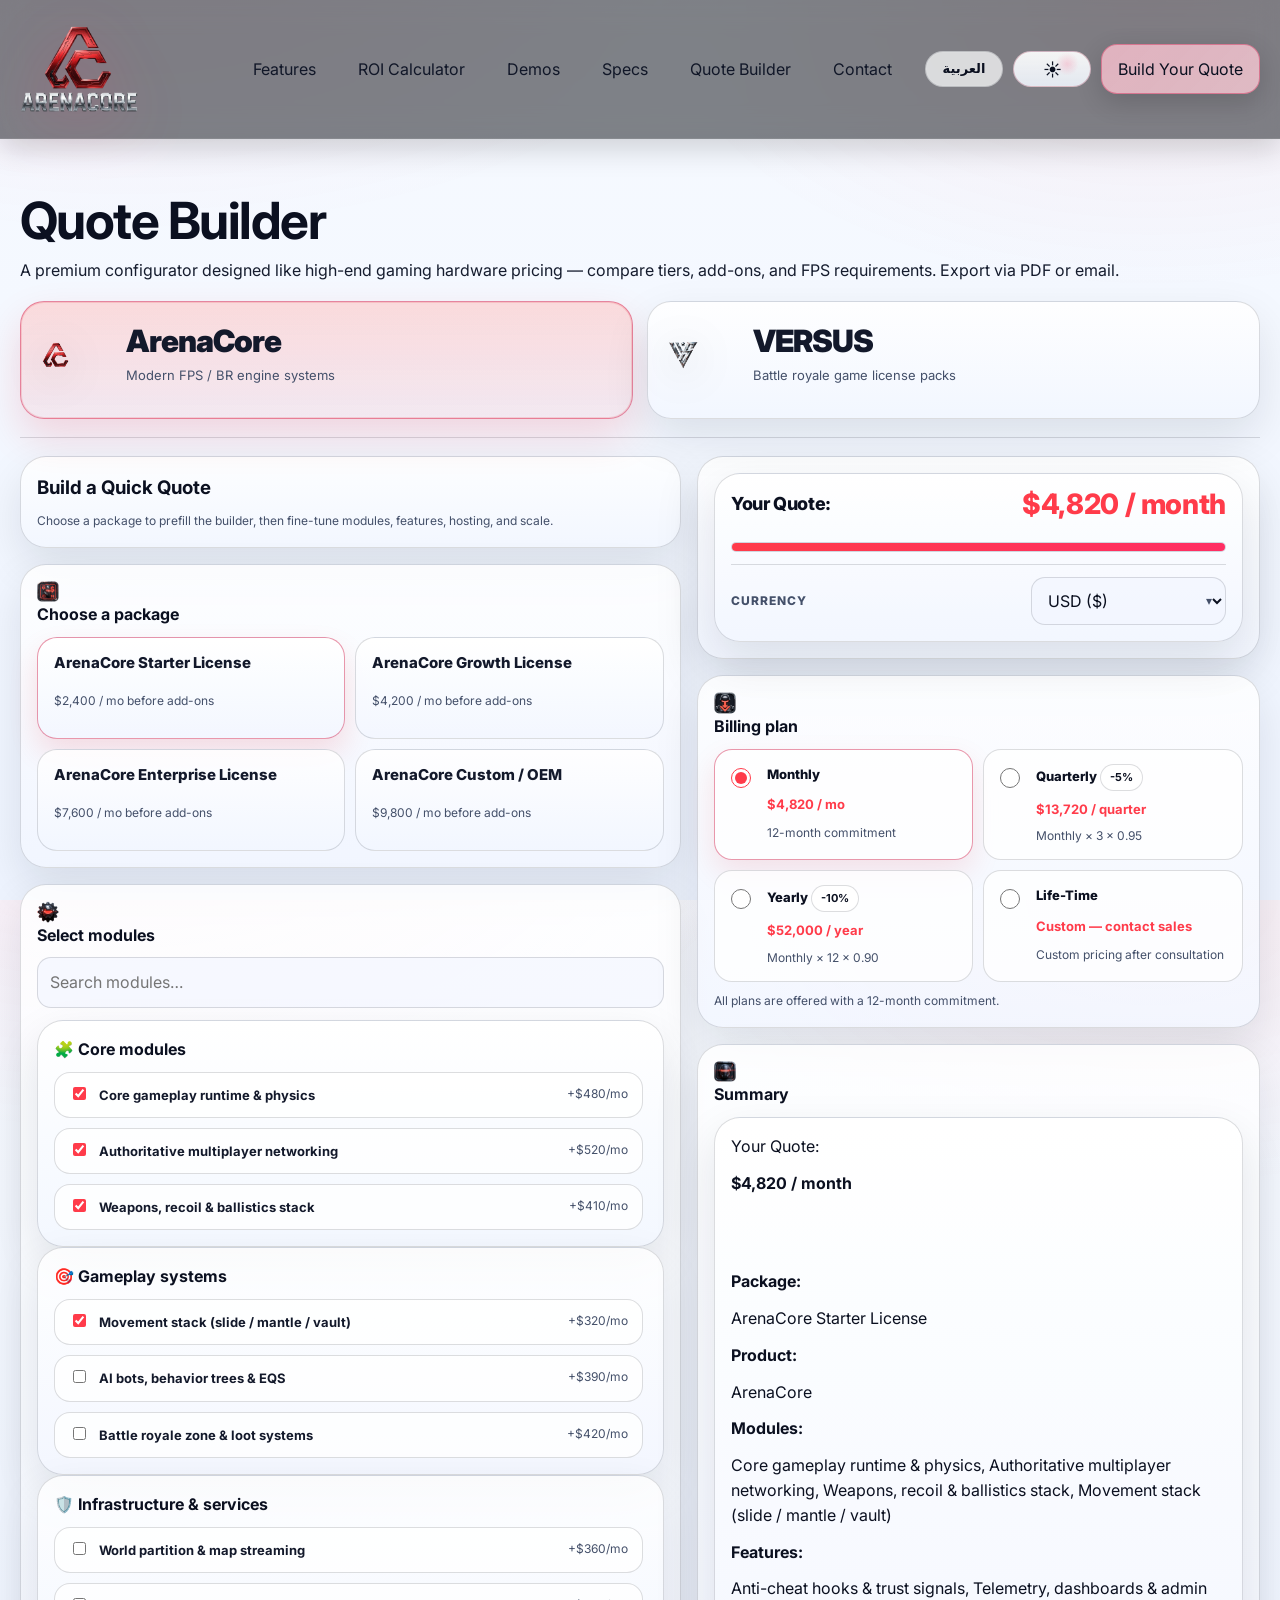
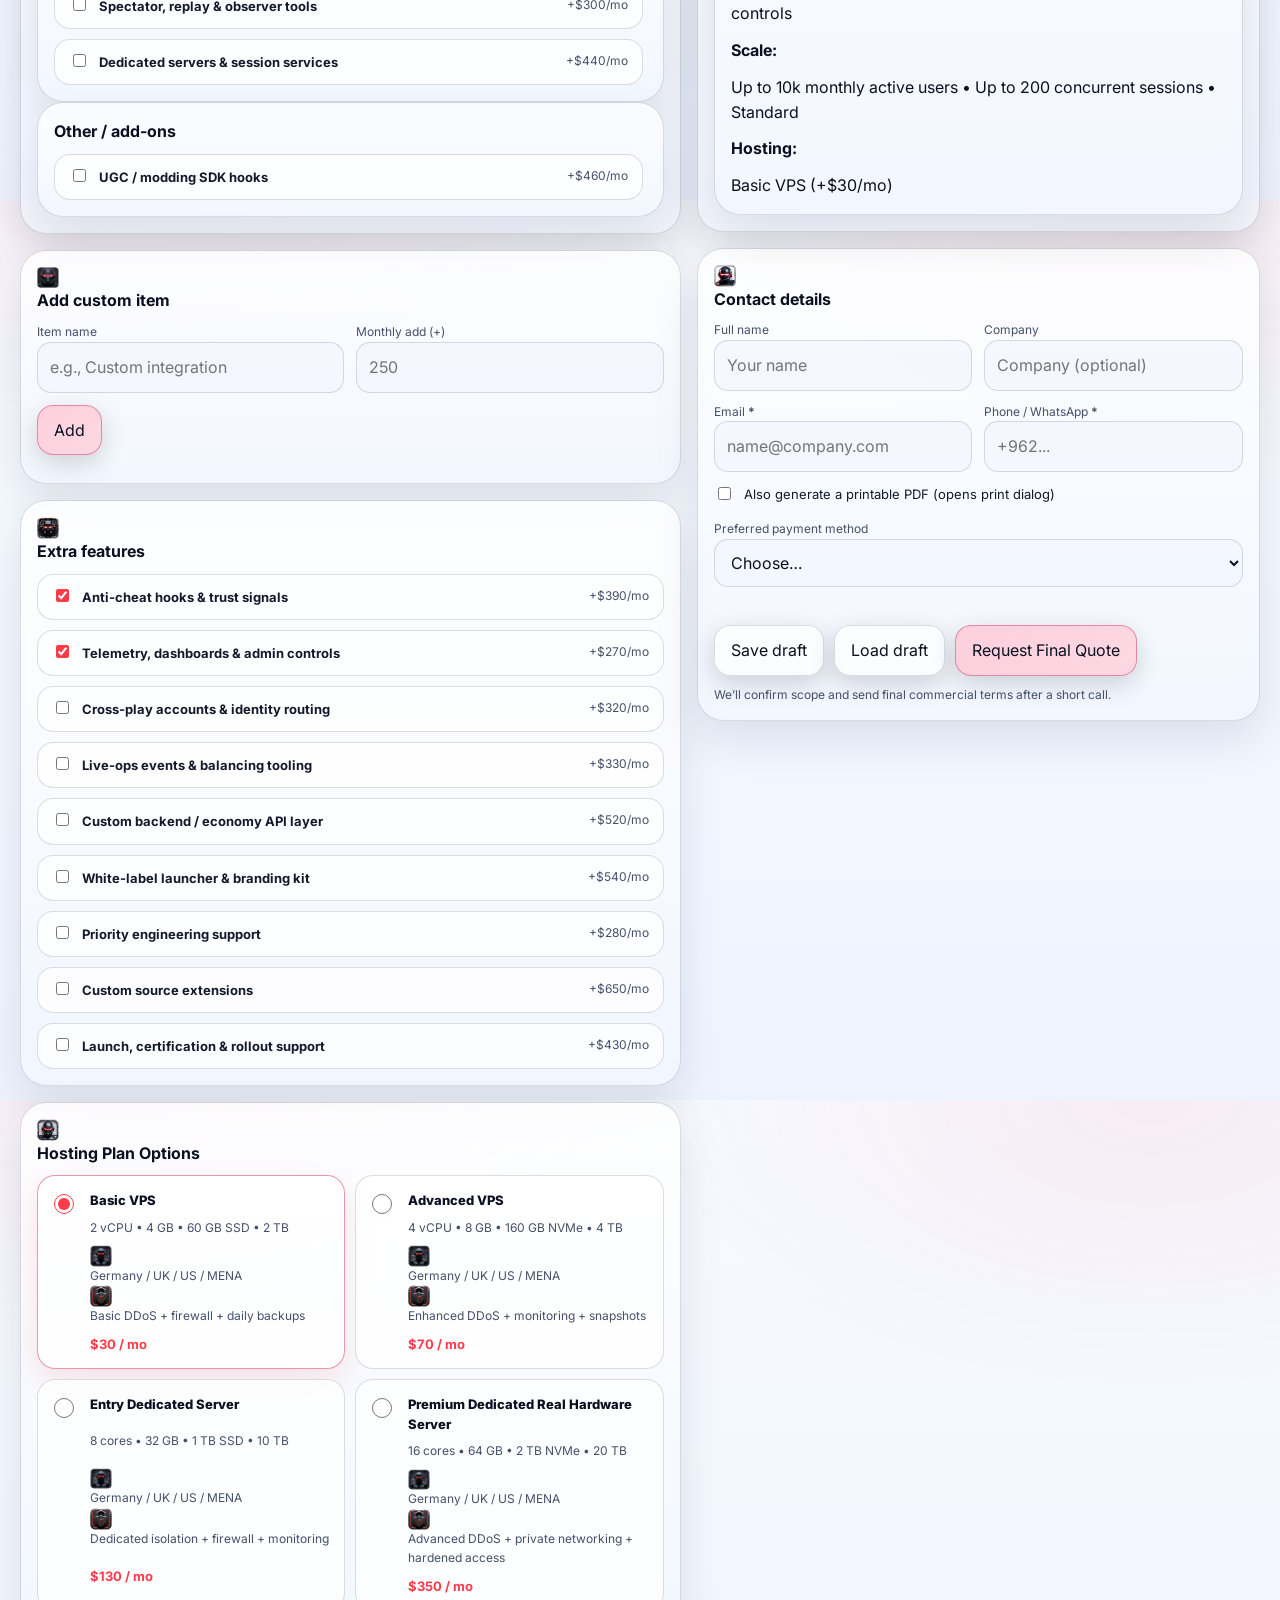
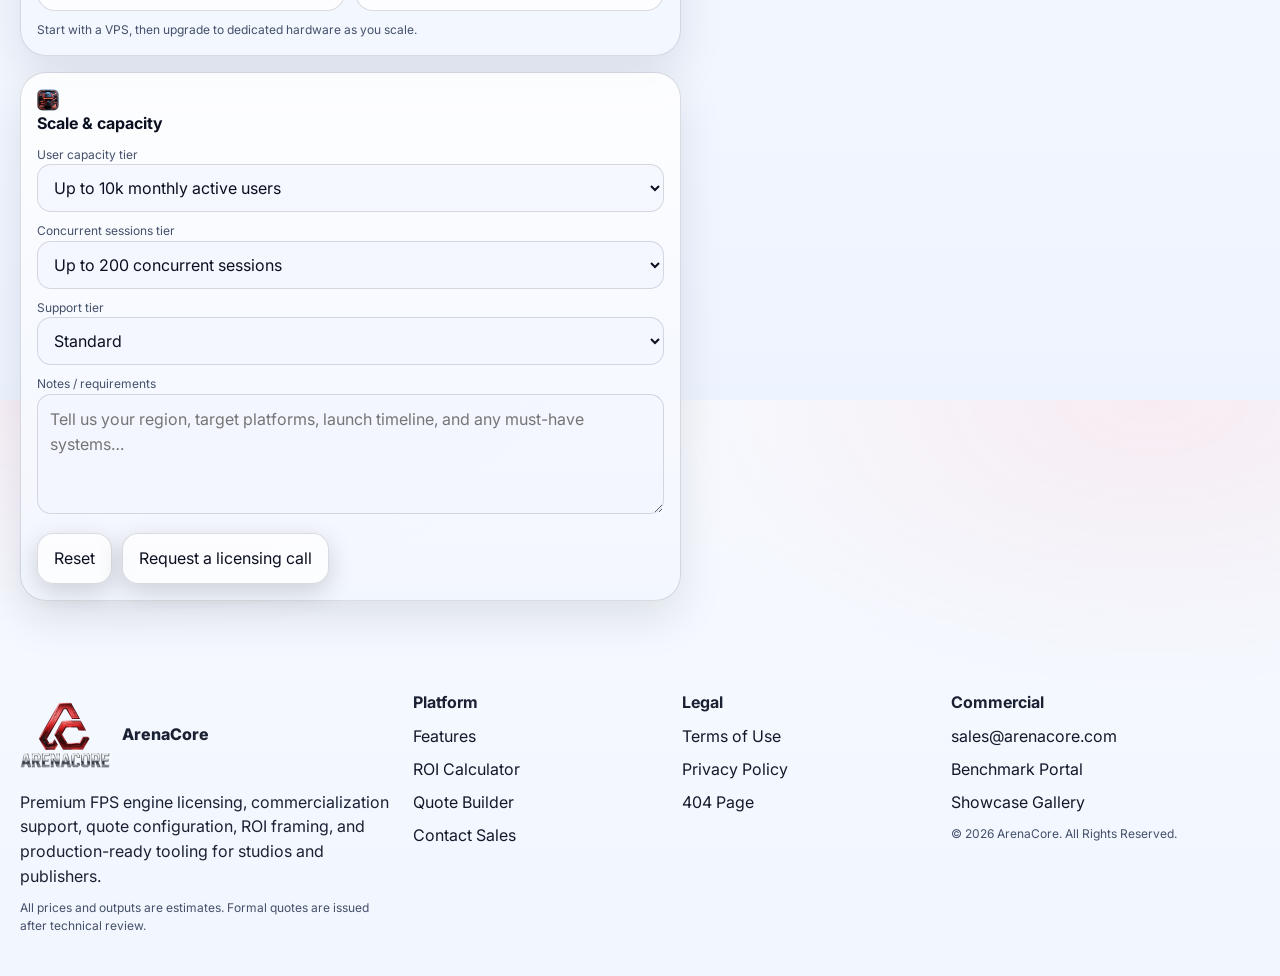
<file: quote-builder/index.html>
<!doctype html>
<html lang="en" dir="ltr">
<head>
  <meta charset="utf-8">
  <meta name="viewport" content="width=device-width, initial-scale=1">
  <meta name="description" content="Build a premium ArenaCore game engine license quote for FPS studios: tiers, add-ons, pricing, and export (email + PDF + share link).">
  <meta name="theme-color" content="#070A10">
  <title>ArenaCore Quote Builder — License Configurator</title>

  <meta property="og:title" content="ArenaCore Quote Builder — License Configurator">
  <meta property="og:description" content="Build a premium ArenaCore game engine license quote for FPS studios: tiers, add-ons, pricing, and export (email + PDF + share link).">
  <meta property="og:type" content="website">
  <meta property="og:image" content="../assets/img/arenacore-editor-shot.png">

  
  <!-- QC PATCH v16 favicon block -->
  <link rel="icon" type="image/png" sizes="16x16" href="../favicons/favicon-16x16.png">
  <link rel="icon" type="image/png" sizes="32x32" href="../favicons/favicon-32x32.png">
  <link rel="icon" type="image/png" sizes="48x48" href="../favicons/favicon-48x48.png">
  <link rel="icon" type="image/png" sizes="64x64" href="../favicons/favicon-64x64.png">
  <link rel="icon" type="image/png" sizes="128x128" href="../favicons/favicon-128x128.png">
  <link rel="icon" type="image/png" sizes="192x192" href="../favicons/android-chrome-192x192.png">
  <link rel="icon" type="image/png" sizes="512x512" href="../favicons/android-chrome-512x512.png">
  <link rel="apple-touch-icon" sizes="180x180" href="../favicons/apple-touch-icon.png">
  <link rel="shortcut icon" href="../favicons/favicon.ico">
  <link rel="manifest" href="../favicons/site.webmanifest">
  <meta name="msapplication-TileImage" content="../favicons/mstile-150x150.png">
  <meta property="og:site_name" content="ArenaCore">
  <meta property="og:image" content="../favicons/android-chrome-512x512.png">
  <meta property="og:image:width" content="512">
  <meta property="og:image:height" content="512">
  <meta property="og:image:alt" content="ArenaCore favicon">
  <meta name="twitter:card" content="summary">
  <meta name="twitter:title" content="ArenaCore Quote Builder — License Configurator">
  <meta name="twitter:description" content="Build a premium ArenaCore game engine license quote for FPS studios: tiers, add-ons, pricing, and export (email + PDF + share link).">
  <meta name="twitter:image" content="../favicons/android-chrome-512x512.png">
  <meta name="twitter:image:alt" content="ArenaCore favicon">
<link rel="preload" as="image" href="../assets/img/arenacore-logo.png">
  <link rel="stylesheet" href="../css/arena.css">
  <link rel="preconnect" href="https://fonts.googleapis.com">
  <link rel="preconnect" href="https://fonts.gstatic.com" crossorigin>
  <link href="https://fonts.googleapis.com/css2?family=Inter:wght@400;500;600;700;800&family=Cairo:wght@400;500;600;700;800&display=swap" rel="stylesheet">
  
</head>
<body>


<a class="skip-link" href="#main">Skip to content</a>
<header class="site-header">
  <div class="container">
    <nav class="nav" aria-label="Primary">
      <a class="brand" href="../">
        <img src="../assets/img/arenacore-logo.png" alt="ArenaCore logo" />
      </a>

      <div class="nav-links" role="navigation">
        <a href="../#features">Features</a>
<a href="../#roi">ROI Calculator</a>
<a href="../#demos">Demos</a>
<a href="../#specs">Specs</a>
<a href="../quote-builder/">Quote Builder</a>
<a href="../#contact">Contact</a>
      </div>

      <div class="nav-cta">
        <a class="lang-pill" href="../arabic/index.html" aria-label="Switch language">العربية</a>

        <button id="themeToggle" class="theme-switch" type="button" aria-pressed="false">
          <span class="knob" aria-hidden="true"></span>
        </button>

        <a class="btn primary no-print" href="../quote-builder/">Build Your Quote</a>

        <button id="burger" class="burger" type="button" aria-label="Open menu" aria-expanded="false"><span class="burger-lines" aria-hidden="true"><span></span></span></button>
      </div>
    </nav>

    <div id="mobilePanel" class="mobile-panel" aria-label="Mobile menu">
      <a href="../#features">Features</a>
<a href="../#roi">ROI Calculator</a>
<a href="../#demos">Demos</a>
<a href="../#specs">Specs</a>
<a href="../quote-builder/">Quote Builder</a>
<a href="../#contact">Contact</a>
    </div>
  </div>
</header>

<main id="main">
  <section class="section">
    <div class="container">
      <h1 style="margin:0 0 10px;">Quote Builder</h1>
      <p class="lead" style="margin:0 0 18px;">
        A premium configurator designed like high-end gaming hardware pricing — compare tiers, add-ons, and FPS requirements. Export via PDF or email.
      </p>

      

      <div id="quoteBuilder" class="qb">
        <div>
          <div class="stepper no-print" aria-label="Steps">
            <div class="step active"><span class="n">1</span> Tier</div>
            <div class="step"><span class="n">2</span> FPS Requirements</div>
            <div class="step"><span class="n">3</span> Add-ons</div>
            <div class="step"><span class="n">4</span> Client</div>
          </div>

          <div class="card step-panel">
            <h2 class="section-title" style="font-size:20px;margin:0 0 10px;">1) Choose a tier</h2>
            <div class="tiers" role="list">
              <div class="tier" role="listitem" data-tier="studio">
                <h3>Studio</h3>
                <div class="price">$35,000 <span class="small">/ year</span></div>
                <ul>
                  <li>PC-first licensing</li>
                  <li>Core FPS toolchain</li>
                  <li>Standard support</li>
                </ul>
              </div>
              <div class="tier" role="listitem" data-tier="pro">
                <h3>Pro</h3>
                <div class="price">$75,000 <span class="small">/ year</span></div>
                <ul>
                  <li>Advanced competitive systems</li>
                  <li>Expanded multiplayer tooling</li>
                  <li>Faster support response</li>
                </ul>
              </div>
              <div class="tier" role="listitem" data-tier="enterprise">
                <h3>Enterprise</h3>
                <div class="price">$155,000 <span class="small">/ year</span></div>
                <ul>
                  <li>Custom engine tailoring</li>
                  <li>SLA + security add-ons</li>
                  <li>Enterprise onboarding</li>
                </ul>
              </div>
            </div>
            <div class="small">Prices are tier references (internal deck). Final quote depends on scope, CCU, platforms, and add-ons.</div>
          </div>

          <div class="card step-panel" style="display:none;">
            <h2 class="section-title" style="font-size:20px;margin:0 0 10px;">2) FPS requirements</h2>

            <div class="row">
              <div class="field">
                <label for="qbCCU">Target CCU</label>
                <input id="qbCCU" class="input" type="number" min="0" value="5000">
                <div class="help">Peak concurrent users (per region).</div>
              </div>
              <div class="field">
                <label for="qbRegions">Regions</label>
                <select id="qbRegions" class="input">
                  <option value="MENA">MENA</option>
                  <option value="EU">EU</option>
                  <option value="NA">NA</option>
                  <option value="Global">Global</option>
                </select>
                <div class="help">Affects deployment assumptions.</div>
              </div>
            </div>

            <div class="row">
              <div class="field">
                <label for="qbCurrency">Currency</label>
                <select id="qbCurrency" class="input">
                  <option value="USD">USD</option>
                  <option value="EUR">EUR</option>
                  <option value="GBP">GBP</option>
                  <option value="JOD">JOD</option>
                  <option value="SAR">SAR</option>
                </select>
              </div>
              <div class="field">
                <label for="qbPackage">Package</label>
                <select id="qbPackage" class="input">
                  <option value="starter">Starter</option>
                  <option value="growth">Growth</option>
                  <option value="scale">Scale</option>
                  <option value="enterprise">Enterprise</option>
                </select>
              </div>
            </div>

            <div class="row">
              <div class="field">
                <label for="qbTimeline">Delivery timeline (months)</label>
                <input id="qbTimeline" class="input" type="number" min="1" value="6">
              </div>
              <div class="field">
                <label for="qbFPS">Target FPS</label>
                <input id="qbFPS" class="input" type="number" min="30" value="120">
              </div>
            </div>

            <div class="row">
              <div class="field">
                <label for="qbTick">Tick rate (Hz)</label>
                <input id="qbTick" class="input" type="number" min="20" value="60">
              </div>
              <div class="field">
                <label for="qbAuthority">Network authority model</label>
                <select id="qbAuthority" class="input">
                  <option value="Authoritative">Authoritative</option>
                  <option value="Hybrid">Hybrid</option>
                  <option value="Client">Client-Heavy</option>
                </select>
              </div>
            </div>

            <div class="row">
              <div class="field">
                <label for="qbHosting">Hosting Plan</label>
                <select id="qbHosting" class="input">
                  <option value="self">Self-managed</option>
                  <option value="managed">Managed Cloud</option>
                  <option value="dedicated">Dedicated Regional Stack</option>
                </select>
              </div>
              <div class="field">
                <label for="qbComponents">Core Components</label>
                <select id="qbComponents" class="input">
                  <option value="engine">Engine + Tools</option>
                  <option value="engine_backend">Engine + Backend</option>
                  <option value="fullstack">Full Stack Package</option>
                </select>
              </div>
            </div>

            <div class="card" style="padding:14px;">
              <h3 style="margin:0 0 8px;font-size:16px;">Platforms</h3>
              <div class="pills">
                <label class="pill"><input class="chk-platform" type="checkbox" value="PC" checked> PC</label>
                <label class="pill"><input class="chk-platform" type="checkbox" value="Console"> Console</label>
                <label class="pill"><input class="chk-platform" type="checkbox" value="Mobile"> Mobile</label>
              </div>
            </div>

            <div class="small" style="margin-top:10px;">Tip: add console/mobile only if you truly need it — it impacts cost and support scope.</div>
          </div>

          <div class="card step-panel" style="display:none;">
            <h2 class="section-title" style="font-size:20px;margin:0 0 10px;">3) Add-ons</h2>
            <p class="section-sub" style="margin:0 0 14px;">Pick only what increases your probability of shipping faster and operating safer.</p>

            <div class="grid-3" style="grid-template-columns:1fr 1fr;">
              <label class="card" style="padding:14px;cursor:pointer;">
                <div style="display:flex;justify-content:space-between;gap:10px;align-items:flex-start;">
                  <div>
                    <h3 style="margin:0 0 6px;">Dedicated Matchmaking</h3>
                    <p style="margin:0;">Queue logic, skill bins, and competitive match flow patterns.</p>
                  </div>
                  <input class="chk-addon" type="checkbox" value="Dedicated Matchmaking">
                </div>
              </label>

              <label class="card" style="padding:14px;cursor:pointer;">
                <div style="display:flex;justify-content:space-between;gap:10px;align-items:flex-start;">
                  <div>
                    <h3 style="margin:0 0 6px;">Anti-Cheat Toolkit</h3>
                    <p style="margin:0;">Hardening hooks, server checks, and telemetry flags.</p>
                  </div>
                  <input class="chk-addon" type="checkbox" value="Anti-Cheat Toolkit">
                </div>
              </label>

              <label class="card" style="padding:14px;cursor:pointer;">
                <div style="display:flex;justify-content:space-between;gap:10px;align-items:flex-start;">
                  <div>
                    <h3 style="margin:0 0 6px;">LiveOps Analytics</h3>
                    <p style="margin:0;">Dashboards, KPIs, events, and stability metrics.</p>
                  </div>
                  <input class="chk-addon" type="checkbox" value="LiveOps Analytics">
                </div>
              </label>

              <label class="card" style="padding:14px;cursor:pointer;">
                <div style="display:flex;justify-content:space-between;gap:10px;align-items:flex-start;">
                  <div>
                    <h3 style="margin:0 0 6px;">Custom Rendering Pipeline</h3>
                    <p style="margin:0;">Optimization & tailoring for your target art style.</p>
                  </div>
                  <input class="chk-addon" type="checkbox" value="Custom Rendering Pipeline">
                </div>
              </label>

              <label class="card" style="padding:14px;cursor:pointer;">
                <div style="display:flex;justify-content:space-between;gap:10px;align-items:flex-start;">
                  <div>
                    <h3 style="margin:0 0 6px;">White-Label Admin Portal</h3>
                    <p style="margin:0;">Tournament/admin tools branded for your org.</p>
                  </div>
                  <input class="chk-addon" type="checkbox" value="White-Label Admin Portal">
                </div>
              </label>

              <label class="card" style="padding:14px;cursor:pointer;">
                <div style="display:flex;justify-content:space-between;gap:10px;align-items:flex-start;">
                  <div>
                    <h3 style="margin:0 0 6px;">Priority Support SLA</h3>
                    <p style="margin:0;">Priority response windows + escalation path.</p>
                  </div>
                  <input class="chk-addon" type="checkbox" value="Priority Support SLA">
                </div>
              </label>

              <!-- QC PATCH v1.1: VERSUS-specific add-ons (hidden unless product=VERSUS) -->
              <label class="card" data-versus="1" style="padding:14px;cursor:pointer;display:none;">
                <div style="display:flex;justify-content:space-between;gap:10px;align-items:flex-start;">
                  <div>
                    <h3 style="margin:0 0 6px;">Royalty Model &amp; Publishing Rights</h3>
                    <p style="margin:0;">License structure, publishing terms, regional rights, and royalty options.</p>
                  </div>
                  <input class="chk-addon" type="checkbox" value="Royalty Model &amp; Publishing Rights">
                </div>
              </label>

              <label class="card" data-versus="1" style="padding:14px;cursor:pointer;display:none;">
                <div style="display:flex;justify-content:space-between;gap:10px;align-items:flex-start;">
                  <div>
                    <h3 style="margin:0 0 6px;">Web3 NFT Layer</h3>
                    <p style="margin:0;">Optional NFT utility layer (cosmetics/collectibles) with marketplace hooks.</p>
                  </div>
                  <input class="chk-addon" type="checkbox" value="Web3 NFT Layer">
                </div>
              </label>

              <label class="card" data-versus="1" style="padding:14px;cursor:pointer;display:none;">
                <div style="display:flex;justify-content:space-between;gap:10px;align-items:flex-start;">
                  <div>
                    <h3 style="margin:0 0 6px;">Battle Royale Content Pack</h3>
                    <p style="margin:0;">BR-focused content pack + event cadence templates (case study aligned).</p>
                  </div>
                  <input class="chk-addon" type="checkbox" value="Battle Royale Content Pack">
                </div>
              </label>
            </div>
          </div>

          <div class="card step-panel" style="display:none;">
            <h2 class="section-title" style="font-size:20px;margin:0 0 10px;">3B) Core Modules</h2>
            <p class="section-sub" style="margin:0 0 14px;">Choose the modules that match the product you are licensing.</p>
            <div class="grid-3 modules-grid" style="grid-template-columns:1fr 1fr;">
              <label class="card" style="padding:14px;cursor:pointer;"><div style="display:flex;justify-content:space-between;gap:10px;align-items:flex-start;"><div><h3 style="margin:0 0 6px;">Matchmaking & Progression</h3><p style="margin:0;">Player lifecycle, MMR, ranks, and queue orchestration.</p></div><input class="chk-module" type="checkbox" value="matchmaking"></div></label>
              <label class="card" style="padding:14px;cursor:pointer;"><div style="display:flex;justify-content:space-between;gap:10px;align-items:flex-start;"><div><h3 style="margin:0 0 6px;">Telemetry & Analytics</h3><p style="margin:0;">Live KPIs, event streams, retention insights, business dashboards.</p></div><input class="chk-module" type="checkbox" value="telemetry"></div></label>
              <label class="card" style="padding:14px;cursor:pointer;"><div style="display:flex;justify-content:space-between;gap:10px;align-items:flex-start;"><div><h3 style="margin:0 0 6px;">Security & Anti-Cheat</h3><p style="margin:0;">Authority checks, abuse signals, and session protection.</p></div><input class="chk-module" type="checkbox" value="security"></div></label>
              <label class="card" style="padding:14px;cursor:pointer;"><div style="display:flex;justify-content:space-between;gap:10px;align-items:flex-start;"><div><h3 style="margin:0 0 6px;">LiveOps & Commerce</h3><p style="margin:0;">Events, monetization hooks, offers, and operational tooling.</p></div><input class="chk-module" type="checkbox" value="liveops"></div></label>
            </div>
          </div>

          <div class="card step-panel" style="display:none;">
            <h2 class="section-title" style="font-size:20px;margin:0 0 10px;">4) Client details</h2>

            <div class="row">
              <div class="field">
                <label for="qbName">Full name</label>
                <input id="qbName" class="input" placeholder="Your name">
              </div>
              <div class="field">
                <label for="qbEmailIn">Work email *</label>
                <input id="qbEmailIn" class="input" placeholder="name@company.com">
              </div>
            </div>

            <div class="row">
              <div class="field">
                <label for="qbCompany">Company / Studio</label>
                <input id="qbCompany" class="input" placeholder="Studio name">
              </div>
              <div class="field">
                <label>Share link</label>
                <input id="qbShareLink" class="input" readonly value="">
              </div>
            </div>

            <div class="field">
              <label for="qbNotes">Notes</label>
              <textarea id="qbNotes" class="input" placeholder="Anything important: netcode constraints, platforms, security requirements, timeline risks…"></textarea>
            </div>

            <div class="pills no-print">
              <button id="qbCopyLink" class="btn" type="button">Copy Share Link</button>
              <a id="qbEmail" class="btn primary" href="#">Email Quote</a>
              <button id="qbPDF" class="btn" type="button">Export PDF</button>
            </div>

            <div class="small" style="margin-top:10px;">PDF export uses your browser’s “Print → Save as PDF”.</div>
          </div>

          <div class="pills no-print" style="margin-top: 12px;">
            <button id="qbPrev" class="btn" type="button" disabled>Back</button>
            <button id="qbNext" class="btn primary" type="button">Next</button>
            <button id="qbSubmit" class="btn primary" type="button" style="display:none;">Finish</button>
            <a class="btn" href="../#roi">ROI Calculator</a>
          </div>
        </div>

        <aside class="summary" aria-label="Quote summary">
          <h3>Live Summary</h3>
          <p class="muted" style="margin:0 0 10px;">Real-time pricing reflects tier + scale + add-ons.</p>

          <div class="line"><span>Tier</span><strong id="sumTier">Studio</strong></div>
          <div class="line"><span>Platforms</span><strong id="sumPlatforms">PC</strong></div>
          <div class="line"><span>Target CCU</span><strong id="sumCCU">5,000</strong></div>
          <div class="line"><span>Timeline</span><strong id="sumTimeline">6 mo</strong></div>
          <div class="line"><span>Target FPS</span><strong id="sumFPS">120 FPS</strong></div>
          <div class="line"><span>Tick</span><strong id="sumTick">60 Hz</strong></div>
          <div class="line"><span>Authority</span><strong id="sumAuthority">Authoritative</strong></div>
          <div class="line"><span>Currency</span><strong id="sumCurrency">USD</strong></div>
          <div class="line"><span>Package</span><strong id="sumPackage">Starter</strong></div>
          <div class="line"><span>Hosting</span><strong id="sumHosting">Self-managed</strong></div>
          <div class="line"><span>Components</span><strong id="sumComponents">Engine + Tools</strong></div>
          <div class="line"><span>Modules</span><strong id="sumModules">—</strong></div>

          <div style="height:10px;"></div>

          <div class="line"><span>Base</span><strong id="sumBase">$35,000</strong></div>
          <div class="line"><span>Scale</span><strong id="sumScale">$0</strong></div>
          <div class="line"><span>Add-ons</span><strong id="sumAddons">$0</strong></div>
          <div class="line"><span>Total</span><strong id="sumTotal" class="total">$35,000</strong></div>

          <div class="small" style="margin-top:10px;">
            Need a formal procurement-ready quote? Use Email Quote — sales can confirm scope, CCU, platforms, and SLA.
          </div>
        </aside>
      </div>
    </div>
  </section>
</main>

<footer class="footer">
  <div class="container">
    <div class="footer-grid footer-rich">
      <div>
        <div class="footer-brand"><img src="../assets/img/arenacore-logo.png" alt="ArenaCore logo"><span>ArenaCore</span></div>
        <p style="margin:0 0 10px;">Premium FPS engine licensing, commercialization support, quote configuration, ROI framing, and production-ready tooling for studios and publishers.</p>
        <p class="small" style="margin:0;">All prices and outputs are estimates. Formal quotes are issued after technical review.</p>
      </div>
      <div>
        <h4>Platform</h4>
        <div class="footer-links"><a href="../#features">Features</a><a href="../#roi">ROI Calculator</a><a href="../quote-builder/">Quote Builder</a><a href="../#contact">Contact Sales</a></div>
      </div>
      <div>
        <h4>Legal</h4>
        <div class="footer-links"><a href="../terms.html">Terms of Use</a><a href="../privacy.html">Privacy Policy</a><a href="../404.html">404 Page</a></div>
      </div>
      <div>
        <h4>Commercial</h4>
        <div class="footer-links"><a href="mailto:sales@arenacore.com">sales@arenacore.com</a><a href="../#specs">Benchmark Portal</a><a href="../#demos">Showcase Gallery</a></div>
        <div class="small" style="margin-top:10px;">© 2026 ArenaCore. All Rights Reserved.</div>
      </div>
    </div>
  </div>
</footer>


<script src="../js/app.js" defer></script>
</body>
</html>
</file>
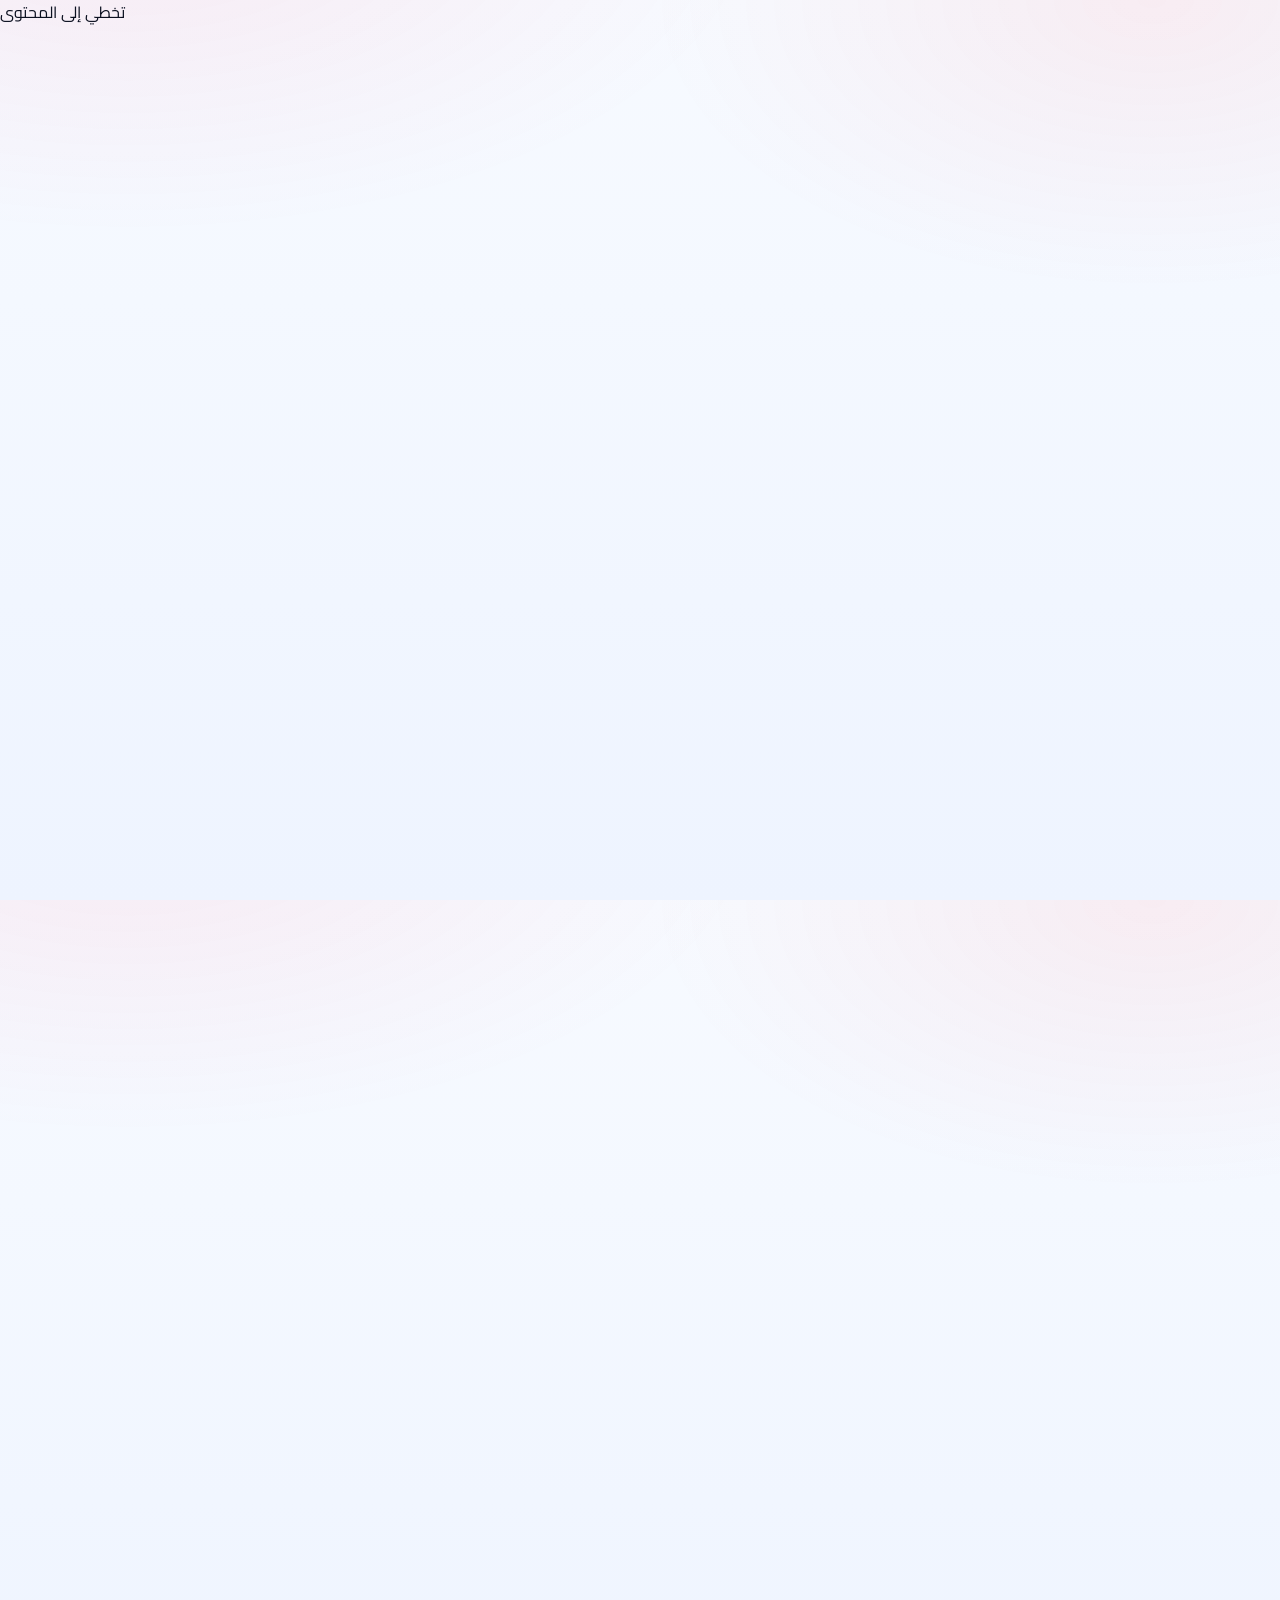
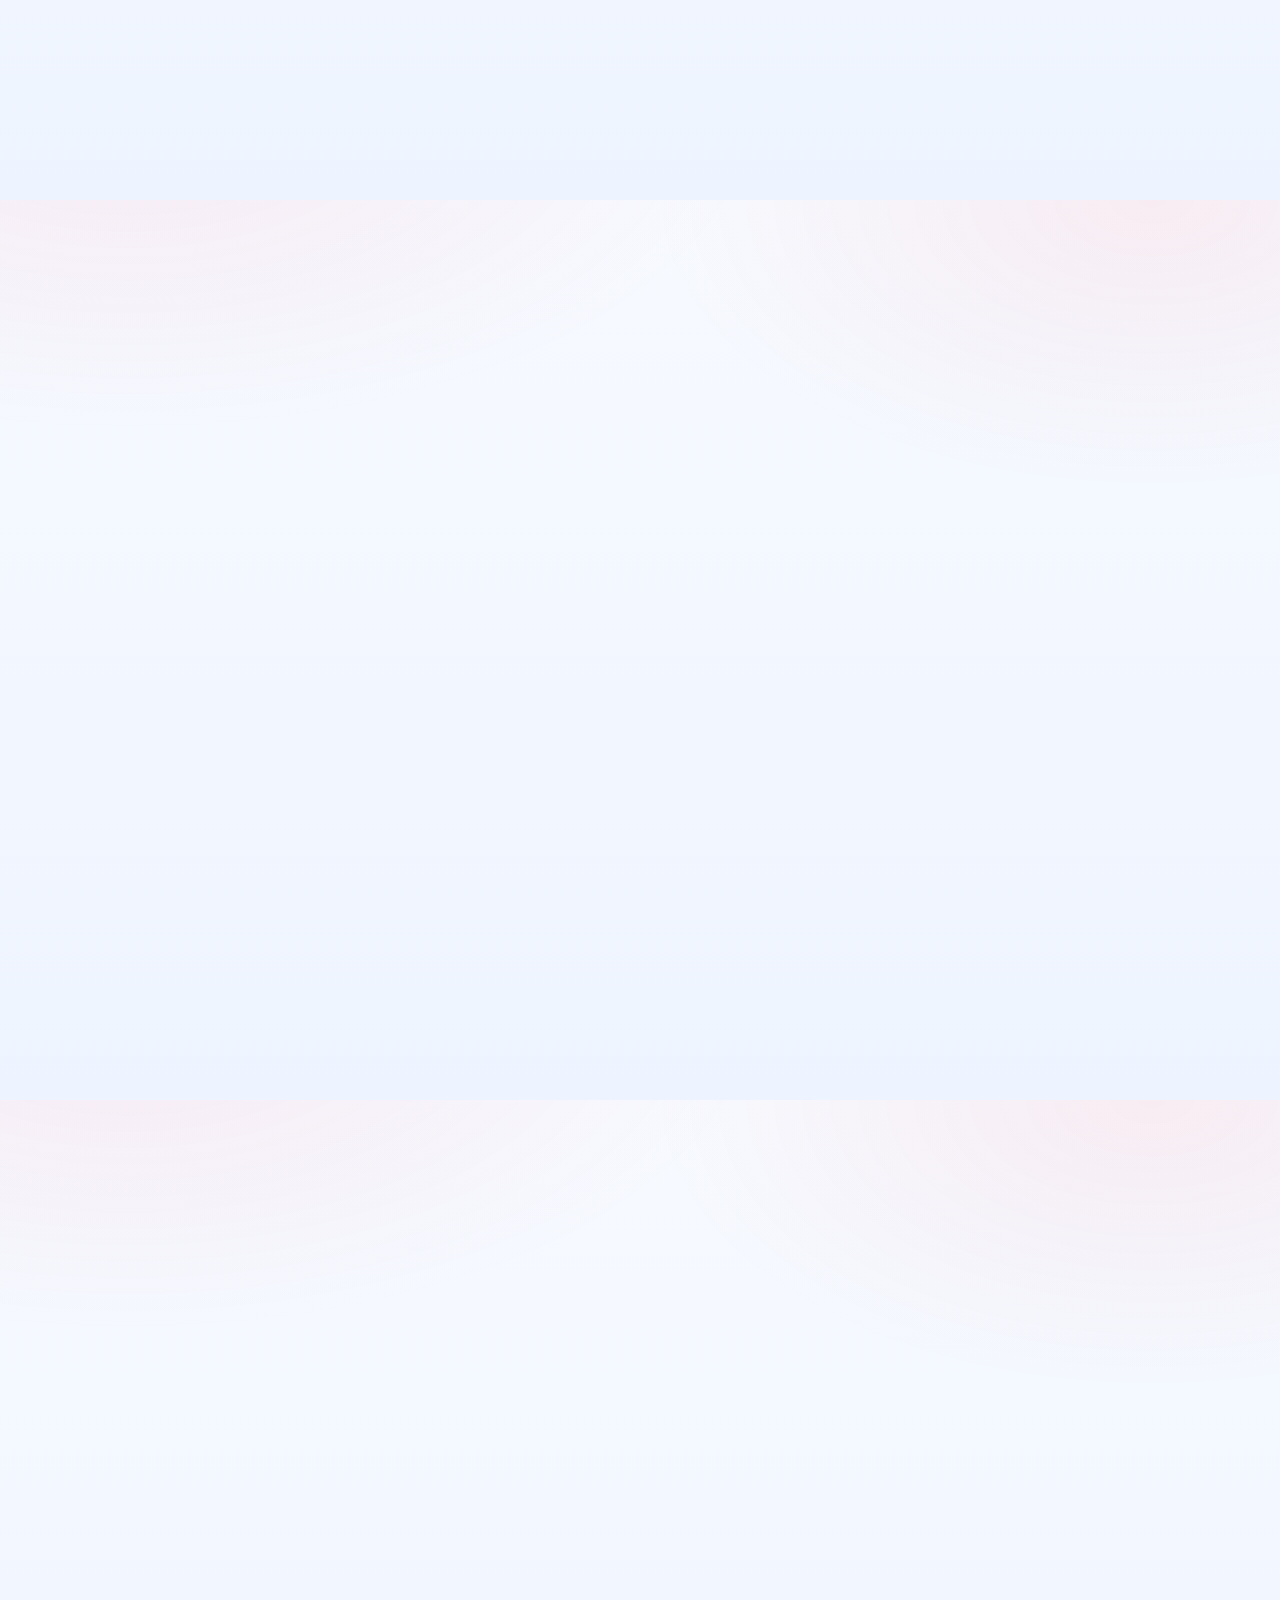
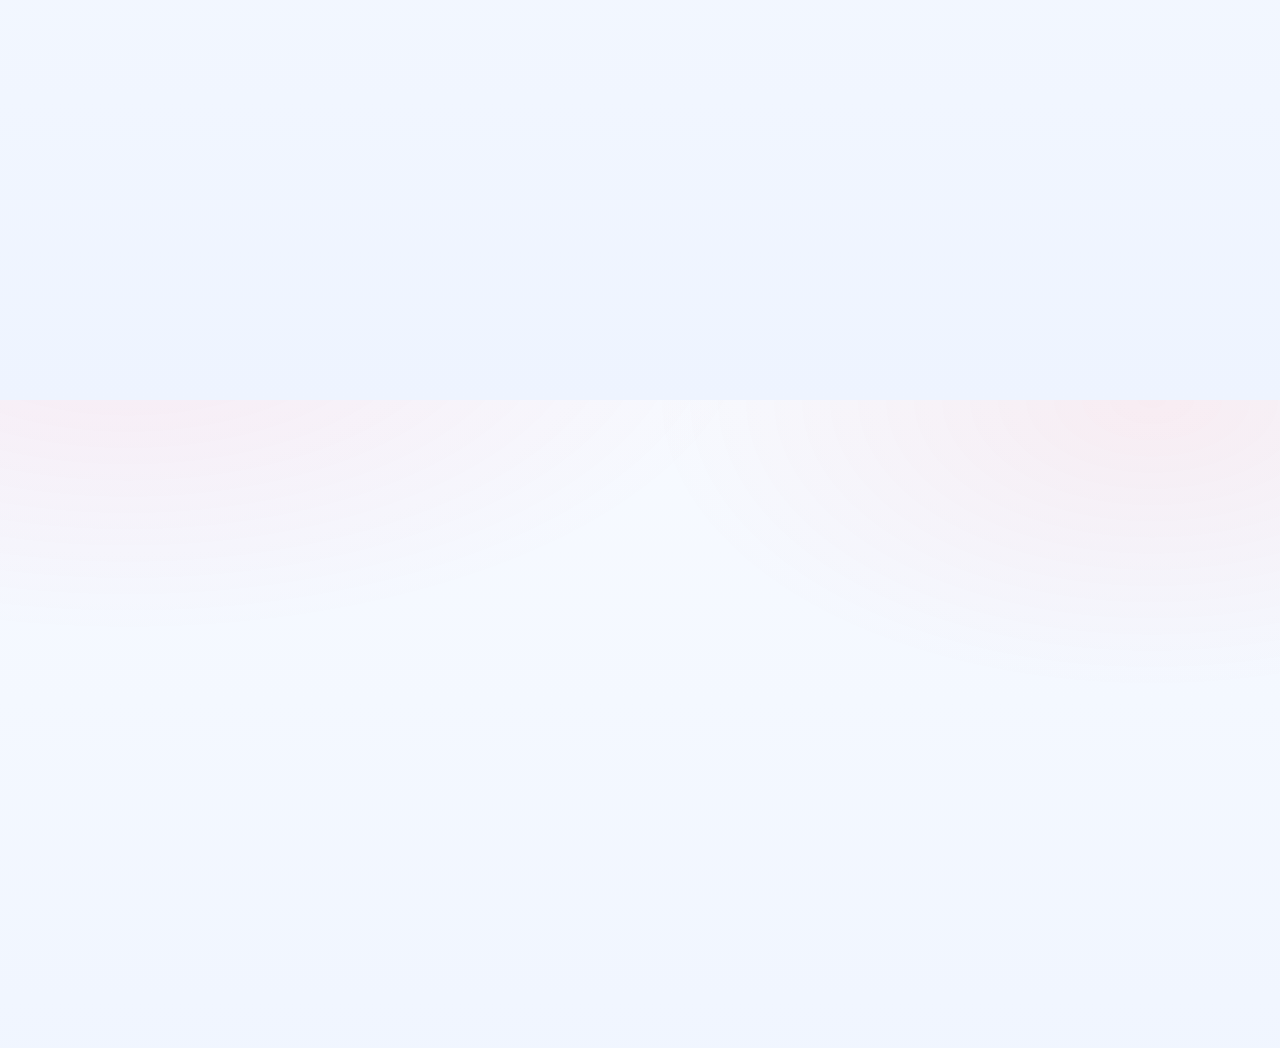
<file: arabic/quote-builder/index.html>
<!doctype html>
<html lang="ar" dir="rtl">
<head>
  <meta charset="utf-8">
  <meta name="viewport" content="width=device-width, initial-scale=1">
  <meta name="description" content="منشئ عرض سعري لترخيص ArenaCore: فئات، إضافات، تسعير، وتصدير.">
  <meta name="theme-color" content="#070A10">
  <title>ArenaCore — منشئ العرض السعري</title>

  <meta property="og:title" content="ArenaCore — منشئ العرض السعري">
  <meta property="og:description" content="منشئ عرض سعري لترخيص ArenaCore: فئات، إضافات، تسعير، وتصدير.">
  <meta property="og:type" content="website">
  <meta property="og:image" content="../assets/img/arenacore-editor-shot.png">

  <link rel="preload" as="image" href="../assets/img/arenacore-logo.png">
  <link rel="stylesheet" href="../css/arena.css">
  <link rel="preconnect" href="https://fonts.googleapis.com">
  <link rel="preconnect" href="https://fonts.gstatic.com" crossorigin>
  <link href="https://fonts.googleapis.com/css2?family=Cairo:wght@400;500;600;700;800&family=Inter:wght@400;500;600;700;800&display=swap" rel="stylesheet">
  <link rel="stylesheet" href="../css/arena-rtl.css">
  
</head>
<body>


<a class="skip-link" href="#main">تخطي إلى المحتوى</a>
<header class="site-header">
  <div class="container">
    <nav class="nav" aria-label="Primary">
      <a class="brand" href="../">
        <img src="../assets/img/arenacore-logo.png" alt="ArenaCore logo" />
      </a>

      <div class="nav-links" role="navigation">
        <a href="../index.html#features">المزايا</a>
<a href="../index.html#roi">حاسبة العائد</a>
<a href="../index.html#demos">العروض</a>
<a href="../index.html#specs">المواصفات</a>
<a href="../quote-builder/">منشئ العرض السعري</a>
<a href="../index.html#contact">تواصل معنا</a>
      </div>

      <div class="nav-cta">
        <a class="lang-pill" href="../../index.html" aria-label="Switch language">English</a>
        <button id="themeToggle" class="theme-switch" type="button" aria-pressed="false">
          <span class="knob" aria-hidden="true"></span>
        </button>
        <a class="btn primary no-print" href="../quote-builder/">أنشئ عرضك السعري</a>
        <button id="burger" class="burger" type="button" aria-label="Open menu" aria-expanded="false"><span class="burger-lines" aria-hidden="true"><span></span></span></button>
      </div>
    </nav>

    <div id="mobilePanel" class="mobile-panel" aria-label="Mobile menu">
      <a href="../index.html#features">المزايا</a>
<a href="../index.html#roi">حاسبة العائد</a>
<a href="../index.html#demos">العروض</a>
<a href="../index.html#specs">المواصفات</a>
<a href="../quote-builder/">منشئ العرض السعري</a>
<a href="../index.html#contact">تواصل معنا</a>
    </div>
  </div>
</header>

<main id="main">
  <section class="section">
    <div class="container">
      <h1 style="margin:0 0 10px;">منشئ العرض السعري</h1>
      <p class="lead" style="margin:0 0 18px;">
        مُكوّن تسعير احترافي بأسلوب منتجات الألعاب الراقية — مقارنة الفئات، الإضافات، ومتطلبات FPS. تصدير PDF أو إرسال بريد.
      </p>

      

      <!-- QC PATCH v1.1: تبديل المنتج (ArenaCore vs VERSUS) -->
      <div class="pills no-print" style="margin:0 0 14px;" aria-label="تبديل المنتج">
        <label class="pill"><input type="radio" name="product" value="ArenaCore" checked> محرك ArenaCore FPS</label>
        <label class="pill"><input type="radio" name="product" value="VERSUS"> ترخيص VERSUS Battle Royale</label>
      </div>
      <div class="small" style="margin:-6px 0 18px;">اختر المنتج أولاً — سيتم تهيئة الخيارات تلقائيًا بحسب الاختيار.</div>
<div id="quoteBuilder" class="qb">
        <div>
          <div class="stepper no-print" aria-label="الخطوات">
            <div class="step active"><span class="n">1</span> الفئة</div>
            <div class="step"><span class="n">2</span> متطلبات FPS</div>
            <div class="step"><span class="n">3</span> الإضافات</div>
            <div class="step"><span class="n">4</span> بيانات العميل</div>
          </div>

          <div class="card step-panel">
            <h2 class="section-title" style="font-size:20px;margin:0 0 10px;">1) اختر فئة الترخيص</h2>
            <div class="tiers" role="list">
              <div class="tier" role="listitem" data-tier="studio">
                <h3>Studio</h3>
                <div class="price">$35,000 <span class="small">/ سنويًا</span></div>
                <ul>
                  <li>ترخيص PC بشكل أساسي</li>
                  <li>أدوات FPS الأساسية</li>
                  <li>دعم قياسي</li>
                </ul>
              </div>
              <div class="tier" role="listitem" data-tier="pro">
                <h3>Pro</h3>
                <div class="price">$75,000 <span class="small">/ سنويًا</span></div>
                <ul>
                  <li>أنظمة تنافسية متقدمة</li>
                  <li>أدوات شبكات موسعة</li>
                  <li>استجابة دعم أسرع</li>
                </ul>
              </div>
              <div class="tier" role="listitem" data-tier="enterprise">
                <h3>Enterprise</h3>
                <div class="price">$155,000 <span class="small">/ سنويًا</span></div>
                <ul>
                  <li>تخصيص محرك حسب الحاجة</li>
                  <li>SLA + إضافات أمنية</li>
                  <li>Onboarding مؤسسي</li>
                </ul>
              </div>
            </div>
            <div class="small">الأسعار مرجعية. العرض الرسمي يعتمد على النطاق، CCU، المنصات، والإضافات.</div>
          </div>

          <div class="card step-panel" style="display:none;">
            <h2 class="section-title" style="font-size:20px;margin:0 0 10px;">2) متطلبات FPS</h2>

            <div class="row">
              <div class="field">
                <label for="qbCCU">CCU مستهدف</label>
                <input id="qbCCU" class="input" type="number" min="0" value="5000">
                <div class="help">عدد اللاعبين المتزامنين في الذروة.</div>
              </div>
              <div class="field">
                <label for="qbRegions">المناطق</label>
                <select id="qbRegions" class="input">
                  <option value="MENA">MENA</option>
                  <option value="EU">EU</option>
                  <option value="NA">NA</option>
                  <option value="Global">Global</option>
                </select>
                <div class="help">تؤثر على افتراضات النشر.</div>
              </div>
            </div>

            <div class="row">
              <div class="field">
                <label for="qbCurrency">العملة</label>
                <select id="qbCurrency" class="input">
                  <option value="USD">USD</option>
                  <option value="EUR">EUR</option>
                  <option value="GBP">GBP</option>
                  <option value="JOD">JOD</option>
                  <option value="SAR">SAR</option>
                </select>
              </div>
              <div class="field">
                <label for="qbPackage">الباقة</label>
                <select id="qbPackage" class="input">
                  <option value="starter">أساسية</option>
                  <option value="growth">نمو</option>
                  <option value="scale">توسع</option>
                  <option value="enterprise">مؤسسية</option>
                </select>
              </div>
            </div>

            <div class="row">
              <div class="field">
                <label for="qbTimeline">الجدول الزمني (شهور)</label>
                <input id="qbTimeline" class="input" type="number" min="1" value="6">
              </div>
              <div class="field">
                <label for="qbFPS">FPS مستهدف</label>
                <input id="qbFPS" class="input" type="number" min="30" value="120">
              </div>
            </div>

            <div class="row">
              <div class="field">
                <label for="qbTick">Tick Rate (Hz)</label>
                <input id="qbTick" class="input" type="number" min="20" value="60">
              </div>
              <div class="field">
                <label for="qbAuthority">نموذج التحكم الشبكي</label>
                <select id="qbAuthority" class="input">
                  <option value="Authoritative">Authoritative</option>
                  <option value="Hybrid">Hybrid</option>
                  <option value="Client">Client-Heavy</option>
                </select>
              </div>
            </div>

            <div class="row">
              <div class="field">
                <label for="qbHosting">خطة الاستضافة</label>
                <select id="qbHosting" class="input">
                  <option value="self">إدارة ذاتية</option>
                  <option value="managed">سحابة مُدارة</option>
                  <option value="dedicated">بنية إقليمية مخصصة</option>
                </select>
              </div>
              <div class="field">
                <label for="qbComponents">المكونات الأساسية</label>
                <select id="qbComponents" class="input">
                  <option value="engine">المحرك + الأدوات</option>
                  <option value="engine_backend">المحرك + الخلفية</option>
                  <option value="fullstack">حزمة متكاملة</option>
                </select>
              </div>
            </div>

            <div class="card" style="padding:14px;">
              <h3 style="margin:0 0 8px;font-size:16px;">المنصات</h3>
              <div class="pills">
                <label class="pill"><input class="chk-platform" type="checkbox" value="PC" checked> PC</label>
                <label class="pill"><input class="chk-platform" type="checkbox" value="Console"> Console</label>
                <label class="pill"><input class="chk-platform" type="checkbox" value="Mobile"> Mobile</label>
              </div>
            </div>

            <div class="small" style="margin-top:10px;">نصيحة: أضف Console/Mobile فقط إن كان ضروريًا — يؤثر على نطاق الدعم والتكلفة.</div>
          </div>

          <div class="card step-panel" style="display:none;">
            <h2 class="section-title" style="font-size:20px;margin:0 0 10px;">3) الإضافات</h2>
            <p class="section-sub" style="margin:0 0 14px;">اختر ما يزيد احتمالية الإطلاق أسرع وتشغيل المنتج بأمان.</p>

            <div class="grid-3" style="grid-template-columns:1fr 1fr;">
              <label class="card" style="padding:14px;cursor:pointer;">
                <div style="display:flex;justify-content:space-between;gap:10px;align-items:flex-start;">
                  <div>
                    <h3 style="margin:0 0 6px;">Matchmaking مخصص</h3>
                    <p style="margin:0;">منطق صفوف، Skill bins، وتدفقات مباراة تنافسية.</p>
                  </div>
                  <input class="chk-addon" type="checkbox" value="Dedicated Matchmaking">
                </div>
              </label>

              <label class="card" style="padding:14px;cursor:pointer;">
                <div style="display:flex;justify-content:space-between;gap:10px;align-items:flex-start;">
                  <div>
                    <h3 style="margin:0 0 6px;">Anti-Cheat Toolkit</h3>
                    <p style="margin:0;">Hardening hooks، فحوصات خادم، وTelemetry flags.</p>
                  </div>
                  <input class="chk-addon" type="checkbox" value="Anti-Cheat Toolkit">
                </div>
              </label>

              <label class="card" style="padding:14px;cursor:pointer;">
                <div style="display:flex;justify-content:space-between;gap:10px;align-items:flex-start;">
                  <div>
                    <h3 style="margin:0 0 6px;">LiveOps Analytics</h3>
                    <p style="margin:0;">لوحات، KPIs، أحداث، ومؤشرات الاستقرار.</p>
                  </div>
                  <input class="chk-addon" type="checkbox" value="LiveOps Analytics">
                </div>
              </label>

              <label class="card" style="padding:14px;cursor:pointer;">
                <div style="display:flex;justify-content:space-between;gap:10px;align-items:flex-start;">
                  <div>
                    <h3 style="margin:0 0 6px;">Custom Rendering</h3>
                    <p style="margin:0;">تحسينات وتخصيص حسب نمط الفن المستهدف.</p>
                  </div>
                  <input class="chk-addon" type="checkbox" value="Custom Rendering Pipeline">
                </div>
              </label>

              <label class="card" style="padding:14px;cursor:pointer;">
                <div style="display:flex;justify-content:space-between;gap:10px;align-items:flex-start;">
                  <div>
                    <h3 style="margin:0 0 6px;">بوابة إدارة White-Label</h3>
                    <p style="margin:0;">أدوات إدارة/بطولات تحمل علامتك.</p>
                  </div>
                  <input class="chk-addon" type="checkbox" value="White-Label Admin Portal">
                </div>
              </label>

              <label class="card" style="padding:14px;cursor:pointer;">
                <div style="display:flex;justify-content:space-between;gap:10px;align-items:flex-start;">
                  <div>
                    <h3 style="margin:0 0 6px;">Priority SLA</h3>
                    <p style="margin:0;">استجابة أولوية + مسار تصعيد.</p>
                  </div>
                  <input class="chk-addon" type="checkbox" value="Priority Support SLA">
                </div>
              </label>

              <!-- QC PATCH v1.1: إضافات خاصة بـ VERSUS (تظهر فقط عند اختيار VERSUS) -->
              <label class="card" data-versus="1" style="padding:14px;cursor:pointer;display:none;">
                <div style="display:flex;justify-content:space-between;gap:10px;align-items:flex-start;">
                  <div>
                    <h3 style="margin:0 0 6px;">نموذج العوائد وحقوق النشر</h3>
                    <p style="margin:0;">هيكلة الترخيص، شروط النشر، الحقوق الإقليمية، وخيارات العوائد.</p>
                  </div>
                  <input class="chk-addon" type="checkbox" value="نموذج العوائد وحقوق النشر">
                </div>
              </label>

              <label class="card" data-versus="1" style="padding:14px;cursor:pointer;display:none;">
                <div style="display:flex;justify-content:space-between;gap:10px;align-items:flex-start;">
                  <div>
                    <h3 style="margin:0 0 6px;">طبقة Web3 / NFT</h3>
                    <p style="margin:0;">طبقة اختيارية لـ NFTs (مظهر/مقتنيات) مع Hooks لسوق إلكتروني.</p>
                  </div>
                  <input class="chk-addon" type="checkbox" value="طبقة Web3 / NFT">
                </div>
              </label>

              <label class="card" data-versus="1" style="padding:14px;cursor:pointer;display:none;">
                <div style="display:flex;justify-content:space-between;gap:10px;align-items:flex-start;">
                  <div>
                    <h3 style="margin:0 0 6px;">حزمة محتوى Battle Royale</h3>
                    <p style="margin:0;">حزمة محتوى مخصصة لـ BR + قوالب إيقاع الفعاليات (متوافقة مع الـ Case Study).</p>
                  </div>
                  <input class="chk-addon" type="checkbox" value="حزمة محتوى Battle Royale">
                </div>
              </label>
            </div>
          </div>

          <div class="card step-panel" style="display:none;">
            <h2 class="section-title" style="font-size:20px;margin:0 0 10px;">4) بيانات العميل</h2>

            <div class="row">
              <div class="field">
                <label for="qbName">الاسم الكامل</label>
                <input id="qbName" class="input" placeholder="اسمك">
              </div>
              <div class="field">
                <label for="qbEmailIn">البريد المهني *</label>
                <input id="qbEmailIn" class="input" placeholder="name@company.com">
              </div>
            </div>

            <div class="row">
              <div class="field">
                <label for="qbCompany">الشركة / الاستوديو</label>
                <input id="qbCompany" class="input" placeholder="اسم الاستوديو">
              </div>
              <div class="field">
                <label>رابط المشاركة</label>
                <input id="qbShareLink" class="input" readonly value="">
              </div>
            </div>

            <div class="field">
              <label for="qbNotes">ملاحظات</label>
              <textarea id="qbNotes" class="input" placeholder="قيود الشبكات، المنصات، متطلبات الأمان، مخاطر الجدول الزمني…"></textarea>
            </div>

            <div class="pills no-print">
              <button id="qbCopyLink" class="btn" type="button">نسخ رابط المشاركة</button>
              <a id="qbEmail" class="btn primary" href="#">إرسال العرض عبر البريد</a>
              <button id="qbPDF" class="btn" type="button">تصدير PDF</button>
            </div>

            <div class="small" style="margin-top:10px;">تصدير PDF عبر المتصفح: طباعة → حفظ كملف PDF.</div>
          </div>

          <div class="pills no-print" style="margin-top: 12px;">
            <button id="qbPrev" class="btn" type="button" disabled>السابق</button>
            <button id="qbNext" class="btn primary" type="button">التالي</button>
            <button id="qbSubmit" class="btn primary" type="button" style="display:none;">إنهاء</button>
            <a class="btn" href="../index.html#roi">حاسبة العائد</a>
          </div>
        </div>

        <aside class="summary" aria-label="ملخص العرض">
          <h3>ملخص مباشر</h3>
          <p class="muted" style="margin:0 0 10px;">التسعير يتغير لحظيًا حسب الفئة + الحجم + الإضافات.</p>

          <div class="line"><span>الفئة</span><strong id="sumTier">Studio</strong></div>
          <div class="line"><span>المنصات</span><strong id="sumPlatforms">PC</strong></div>
          <div class="line"><span>CCU</span><strong id="sumCCU">5,000</strong></div>
          <div class="line"><span>المدة</span><strong id="sumTimeline">6 شهر</strong></div>
          <div class="line"><span>FPS</span><strong id="sumFPS">120 FPS</strong></div>
          <div class="line"><span>Tick</span><strong id="sumTick">60 هرتز</strong></div>
          <div class="line"><span>Authority</span><strong id="sumAuthority">Authoritative</strong></div>
          <div class="line"><span>العملة</span><strong id="sumCurrency">USD</strong></div>
          <div class="line"><span>الباقة</span><strong id="sumPackage">Starter</strong></div>
          <div class="line"><span>الاستضافة</span><strong id="sumHosting">Self-managed</strong></div>
          <div class="line"><span>المكونات</span><strong id="sumComponents">Engine + Tools</strong></div>
          <div class="line"><span>الوحدات</span><strong id="sumModules">—</strong></div>

          <div style="height:10px;"></div>

          <div class="line"><span>الأساس</span><strong id="sumBase">$35,000</strong></div>
          <div class="line"><span>الحجم</span><strong id="sumScale">$0</strong></div>
          <div class="line"><span>الإضافات</span><strong id="sumAddons">$0</strong></div>
          <div class="line"><span>الإجمالي</span><strong id="sumTotal" class="total">$35,000</strong></div>

          <div class="small" style="margin-top:10px;">
            للحصول على عرض رسمي جاهز للمشتريات، استخدم زر البريد — وسيتم تأكيد النطاق والمنصات وSLA.
          </div>
        </aside>
      </div>
    </div>
  </section>
</main>

<footer class="footer">
  <div class="container">
    <div class="footer-grid footer-rich">
      <div>
        <div class="footer-brand"><img src="../assets/img/arenacore-logo.png" alt="ArenaCore logo"><span>ArenaCore</span></div>
        <p style="margin:0 0 10px;">ترخيص محرك FPS احترافي مع دعم تجاري، حاسبات عائد، بناء عروض سعرية، وأدوات جاهزة للاستوديوهات والناشرين.</p>
        <p class="small" style="margin:0;">جميع الأسعار والنتائج تقديرية، ويتم اعتماد العرض النهائي بعد المراجعة الفنية.</p>
      </div>
      <div>
        <h4>المنصة</h4>
        <div class="footer-links"><a href="../index.html#features">المزايا</a><a href="../index.html#roi">حاسبة العائد</a><a href="../quote-builder/">منشئ العرض السعري</a><a href="../index.html#contact">تواصل معنا</a></div>
      </div>
      <div>
        <h4>قانوني</h4>
        <div class="footer-links"><a href="../terms.html">الشروط</a><a href="../privacy.html">الخصوصية</a><a href="../404.html">صفحة 404</a></div>
      </div>
      <div>
        <h4>تجاري</h4>
        <div class="footer-links"><a href="mailto:sales@arenacore.com">sales@arenacore.com</a><a href="../index.html#specs">بوابة القرار</a><a href="../index.html#demos">معرض الأنماط</a></div>
        <div class="small" style="margin-top:10px;">© 2026 ArenaCore. جميع الحقوق محفوظة.</div>
      </div>
    </div>
  </div>
</footer>


<script src="../js/app.js" defer></script>
</body>
</html>
</file>
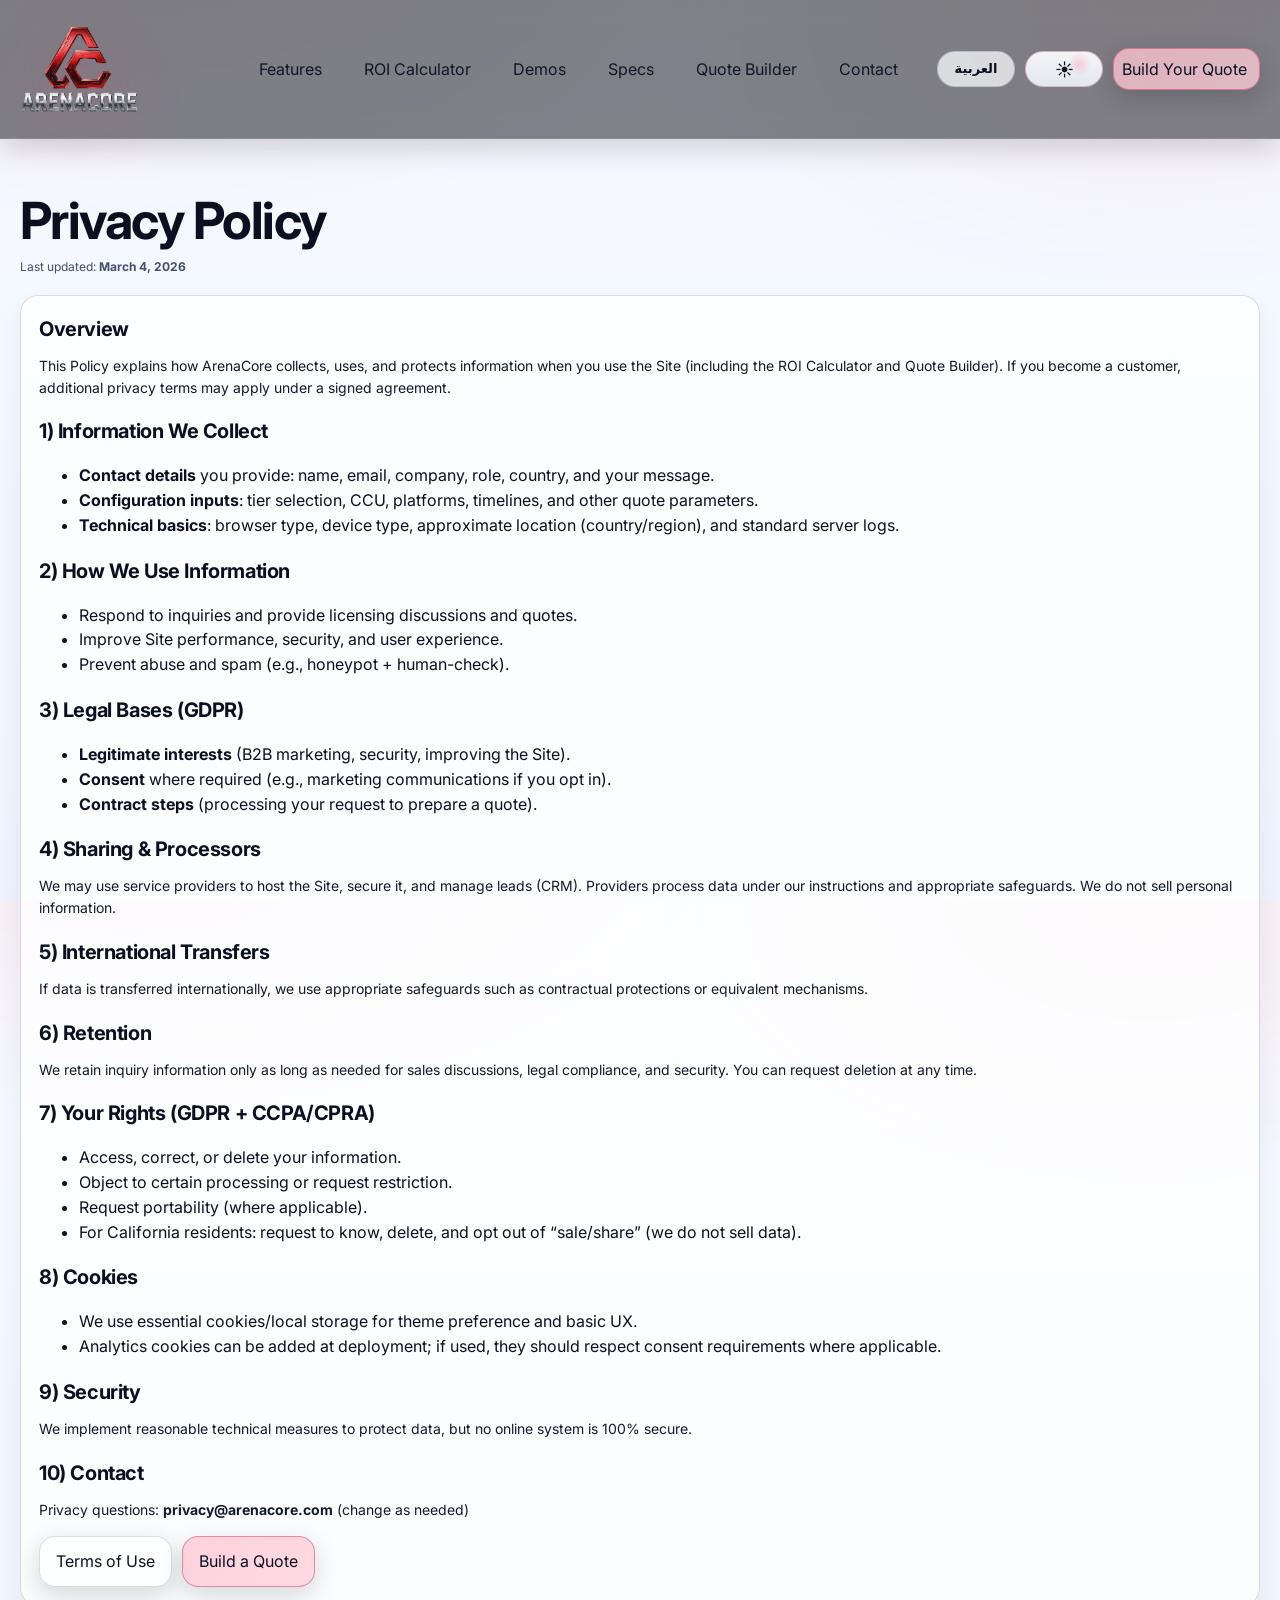
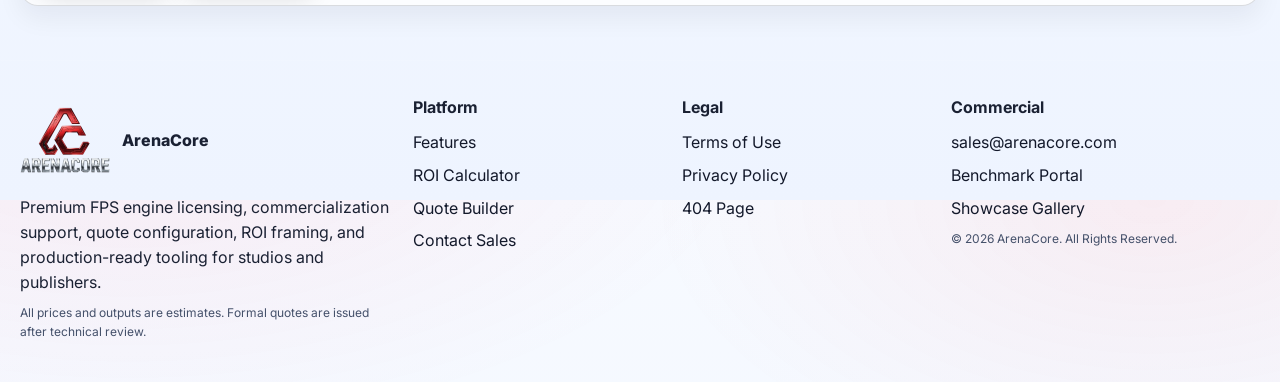
<file: privacy.html>
<!doctype html>
<html lang="en" dir="ltr">
<head>
  <meta charset="utf-8">
  <meta name="viewport" content="width=device-width, initial-scale=1">
  <meta name="description" content="ArenaCore privacy policy (GDPR + CCPA/CPRA).">
  <meta name="theme-color" content="#070A10">
  <title>ArenaCore — Privacy Policy</title>

  <meta property="og:title" content="ArenaCore — Privacy Policy">
  <meta property="og:description" content="ArenaCore privacy policy (GDPR + CCPA/CPRA).">
  <meta property="og:type" content="website">
  <meta property="og:image" content="assets/img/arenacore-editor-shot.png">

  
  <!-- QC PATCH v16 favicon block -->
  <link rel="icon" type="image/png" sizes="16x16" href="favicons/favicon-16x16.png">
  <link rel="icon" type="image/png" sizes="32x32" href="favicons/favicon-32x32.png">
  <link rel="icon" type="image/png" sizes="48x48" href="favicons/favicon-48x48.png">
  <link rel="icon" type="image/png" sizes="64x64" href="favicons/favicon-64x64.png">
  <link rel="icon" type="image/png" sizes="128x128" href="favicons/favicon-128x128.png">
  <link rel="icon" type="image/png" sizes="192x192" href="favicons/android-chrome-192x192.png">
  <link rel="icon" type="image/png" sizes="512x512" href="favicons/android-chrome-512x512.png">
  <link rel="apple-touch-icon" sizes="180x180" href="favicons/apple-touch-icon.png">
  <link rel="shortcut icon" href="favicons/favicon.ico">
  <link rel="manifest" href="favicons/site.webmanifest">
  <meta name="msapplication-TileImage" content="favicons/mstile-150x150.png">
  <meta property="og:site_name" content="ArenaCore">
  <meta property="og:image" content="favicons/android-chrome-512x512.png">
  <meta property="og:image:width" content="512">
  <meta property="og:image:height" content="512">
  <meta property="og:image:alt" content="ArenaCore favicon">
  <meta name="twitter:card" content="summary">
  <meta name="twitter:title" content="ArenaCore — Privacy Policy">
  <meta name="twitter:description" content="ArenaCore privacy policy (GDPR + CCPA/CPRA).">
  <meta name="twitter:image" content="favicons/android-chrome-512x512.png">
  <meta name="twitter:image:alt" content="ArenaCore favicon">
<link rel="preload" as="image" href="assets/img/arenacore-logo.png">
  <link rel="stylesheet" href="css/arena.css">
  <link rel="preconnect" href="https://fonts.googleapis.com">
  <link rel="preconnect" href="https://fonts.gstatic.com" crossorigin>
  <link href="https://fonts.googleapis.com/css2?family=Inter:wght@400;500;600;700;800&family=Cairo:wght@400;500;600;700;800&display=swap" rel="stylesheet">
  
</head>
<body>


<a class="skip-link" href="#main">Skip to content</a>
<header class="site-header">
  <div class="container">
    <nav class="nav" aria-label="Primary">
      <a class="brand" href="">
        <img src="assets/img/arenacore-logo.png" alt="ArenaCore logo" />
      </a>

      <div class="nav-links" role="navigation">
        <a href="index.html#features">Features</a>
<a href="index.html#roi">ROI Calculator</a>
<a href="index.html#demos">Demos</a>
<a href="index.html#specs">Specs</a>
<a href="quote-builder/">Quote Builder</a>
<a href="index.html#contact">Contact</a>
      </div>

      <div class="nav-cta">
        <a class="lang-pill" href="arabic/index.html" aria-label="Switch language">العربية</a>

        <button id="themeToggle" class="theme-switch" type="button" aria-pressed="false">
          <span class="knob" aria-hidden="true"></span>
        </button>

        <a class="btn primary no-print" href="quote-builder/" data-quote-open="1">Build Your Quote</a>

        <button id="burger" class="burger" type="button" aria-label="Open menu" aria-expanded="false"><span class="burger-lines" aria-hidden="true"><span></span></span></button>
      </div>
    </nav>

    <div id="mobilePanel" class="mobile-panel" aria-label="Mobile menu">
      <a href="index.html#features">Features</a>
<a href="index.html#roi">ROI Calculator</a>
<a href="index.html#demos">Demos</a>
<a href="index.html#specs">Specs</a>
<a href="quote-builder/">Quote Builder</a>
<a href="index.html#contact">Contact</a>
    </div>
  </div>
</header>

<main id="main">
  <section class="section">
    <div class="container">
      <h1 style="margin:0 0 10px;">Privacy Policy</h1>
      <p class="small" style="margin:0 0 18px;">Last updated: <strong>March 4, 2026</strong></p>

      <div class="card">
        <h2 class="section-title" style="font-size:20px;margin:0 0 10px;">Overview</h2>
        <p style="margin:0 0 12px;">
          This Policy explains how ArenaCore collects, uses, and protects information when you use the Site (including the ROI Calculator and Quote Builder).
          If you become a customer, additional privacy terms may apply under a signed agreement.
        </p>

        <h2 class="section-title" style="font-size:20px;margin:18px 0 10px;">1) Information We Collect</h2>
        <ul>
          <li><strong>Contact details</strong> you provide: name, email, company, role, country, and your message.</li>
          <li><strong>Configuration inputs</strong>: tier selection, CCU, platforms, timelines, and other quote parameters.</li>
          <li><strong>Technical basics</strong>: browser type, device type, approximate location (country/region), and standard server logs.</li>
        </ul>

        <h2 class="section-title" style="font-size:20px;margin:18px 0 10px;">2) How We Use Information</h2>
        <ul>
          <li>Respond to inquiries and provide licensing discussions and quotes.</li>
          <li>Improve Site performance, security, and user experience.</li>
          <li>Prevent abuse and spam (e.g., honeypot + human-check).</li>
        </ul>

        <h2 class="section-title" style="font-size:20px;margin:18px 0 10px;">3) Legal Bases (GDPR)</h2>
        <ul>
          <li><strong>Legitimate interests</strong> (B2B marketing, security, improving the Site).</li>
          <li><strong>Consent</strong> where required (e.g., marketing communications if you opt in).</li>
          <li><strong>Contract steps</strong> (processing your request to prepare a quote).</li>
        </ul>

        <h2 class="section-title" style="font-size:20px;margin:18px 0 10px;">4) Sharing & Processors</h2>
        <p style="margin:0 0 12px;">
          We may use service providers to host the Site, secure it, and manage leads (CRM). Providers process data under our instructions and appropriate safeguards.
          We do not sell personal information.
        </p>

        <h2 class="section-title" style="font-size:20px;margin:18px 0 10px;">5) International Transfers</h2>
        <p style="margin:0;">
          If data is transferred internationally, we use appropriate safeguards such as contractual protections or equivalent mechanisms.
        </p>

        <h2 class="section-title" style="font-size:20px;margin:18px 0 10px;">6) Retention</h2>
        <p style="margin:0;">
          We retain inquiry information only as long as needed for sales discussions, legal compliance, and security. You can request deletion at any time.
        </p>

        <h2 class="section-title" style="font-size:20px;margin:18px 0 10px;">7) Your Rights (GDPR + CCPA/CPRA)</h2>
        <ul>
          <li>Access, correct, or delete your information.</li>
          <li>Object to certain processing or request restriction.</li>
          <li>Request portability (where applicable).</li>
          <li>For California residents: request to know, delete, and opt out of “sale/share” (we do not sell data).</li>
        </ul>

        <h2 class="section-title" style="font-size:20px;margin:18px 0 10px;">8) Cookies</h2>
        <ul>
          <li>We use essential cookies/local storage for theme preference and basic UX.</li>
          <li>Analytics cookies can be added at deployment; if used, they should respect consent requirements where applicable.</li>
        </ul>

        <h2 class="section-title" style="font-size:20px;margin:18px 0 10px;">9) Security</h2>
        <p style="margin:0;">
          We implement reasonable technical measures to protect data, but no online system is 100% secure.
        </p>

        <h2 class="section-title" style="font-size:20px;margin:18px 0 10px;">10) Contact</h2>
        <p style="margin:0;">
          Privacy questions: <strong>privacy@arenacore.com</strong> (change as needed)
        </p>

        <div class="pills no-print" style="margin-top:16px;">
          <a class="btn" href="terms.html">Terms of Use</a>
          <a class="btn primary" href="quote-builder/" data-quote-open="1">Build a Quote</a>
        </div>
      </div>
    </div>
  </section>
</main>

<footer class="footer">
  <div class="container">
    <div class="footer-grid footer-rich">
      <div>
        <div class="footer-brand"><img src="assets/img/arenacore-logo.png" alt="ArenaCore logo"><span>ArenaCore</span></div>
        <p style="margin:0 0 10px;">Premium FPS engine licensing, commercialization support, quote configuration, ROI framing, and production-ready tooling for studios and publishers.</p>
        <p class="small" style="margin:0;">All prices and outputs are estimates. Formal quotes are issued after technical review.</p>
      </div>
      <div>
        <h4>Platform</h4>
        <div class="footer-links"><a href="index.html#features">Features</a><a href="index.html#roi">ROI Calculator</a><a href="quote-builder/">Quote Builder</a><a href="index.html#contact">Contact Sales</a></div>
      </div>
      <div>
        <h4>Legal</h4>
        <div class="footer-links"><a href="terms.html">Terms of Use</a><a href="privacy.html">Privacy Policy</a><a href="404.html">404 Page</a></div>
      </div>
      <div>
        <h4>Commercial</h4>
        <div class="footer-links"><a href="mailto:sales@arenacore.com">sales@arenacore.com</a><a href="index.html#specs">Benchmark Portal</a><a href="index.html#demos">Showcase Gallery</a></div>
        <div class="small" style="margin-top:10px;">© 2026 ArenaCore. All Rights Reserved.</div>
      </div>
    </div>
  </div>
</footer>

<!-- QC PATCH v1.1: Huge Quote Modal -->
<div id="quoteModal" class="quote-modal" aria-hidden="true">
  <div class="qm-inner" role="dialog" aria-modal="true" aria-label="Build Your Quote">
    <div class="qm-top">
      <div class="qm-title"><img class="ac-emoji sm" src="assets/emoji/Emoji_03_Price_Quotation.png" alt="" aria-hidden="true"> Build Your Quote</div>
      <button class="qm-close" type="button" data-quote-close="1" aria-label="Close">×</button>
    </div>
    <div class="qm-body"><div class="qb-inline"><div id="quoteBuilder" class="qb">
        <div>
          <div class="stepper no-print" aria-label="Steps">
            <div class="step active"><span class="n">1</span> Tier</div>
            <div class="step"><span class="n">2</span> FPS Requirements</div>
            <div class="step"><span class="n">3</span> Add-ons</div>
            <div class="step"><span class="n">4</span> Client</div>
          </div>

          <div class="card step-panel">
            <h2 class="section-title" style="font-size:20px;margin:0 0 10px;">1) Choose a tier</h2>
            <div class="tiers" role="list">
              <div class="tier" role="listitem" data-tier="studio">
                <h3>Studio</h3>
                <div class="price">$35,000 <span class="small">/ year</span></div>
                <ul>
                  <li>PC-first licensing</li>
                  <li>Core FPS toolchain</li>
                  <li>Standard support</li>
                </ul>
              </div>
              <div class="tier" role="listitem" data-tier="pro">
                <h3>Pro</h3>
                <div class="price">$75,000 <span class="small">/ year</span></div>
                <ul>
                  <li>Advanced competitive systems</li>
                  <li>Expanded multiplayer tooling</li>
                  <li>Faster support response</li>
                </ul>
              </div>
              <div class="tier" role="listitem" data-tier="enterprise">
                <h3>Enterprise</h3>
                <div class="price">$155,000 <span class="small">/ year</span></div>
                <ul>
                  <li>Custom engine tailoring</li>
                  <li>SLA + security add-ons</li>
                  <li>Enterprise onboarding</li>
                </ul>
              </div>
            </div>
            <div class="small">Prices are tier references (internal deck). Final quote depends on scope, CCU, platforms, and add-ons.</div>
          </div>

          <div class="card step-panel" style="display:none;">
            <h2 class="section-title" style="font-size:20px;margin:0 0 10px;">2) FPS requirements</h2>

            <div class="row">
              <div class="field">
                <label for="qbCCU">Target CCU</label>
                <input id="qbCCU" class="input" type="number" min="0" value="5000">
                <div class="help">Peak concurrent users (per region).</div>
              </div>
              <div class="field">
                <label for="qbRegions">Regions</label>
                <select id="qbRegions" class="input">
                  <option value="MENA">MENA</option>
                  <option value="EU">EU</option>
                  <option value="NA">NA</option>
                  <option value="Global">Global</option>
                </select>
                <div class="help">Affects deployment assumptions.</div>
              </div>
            </div>

            <div class="row">
              <div class="field">
                <label for="qbTimeline">Delivery timeline (months)</label>
                <input id="qbTimeline" class="input" type="number" min="1" value="6">
              </div>
              <div class="field">
                <label for="qbFPS">Target FPS</label>
                <input id="qbFPS" class="input" type="number" min="30" value="120">
              </div>
            </div>

            <div class="row">
              <div class="field">
                <label for="qbTick">Tick rate (Hz)</label>
                <input id="qbTick" class="input" type="number" min="20" value="60">
              </div>
              <div class="field">
                <label for="qbAuthority">Network authority model</label>
                <select id="qbAuthority" class="input">
                  <option value="Authoritative">Authoritative</option>
                  <option value="Hybrid">Hybrid</option>
                  <option value="Client">Client-Heavy</option>
                </select>
              </div>
            </div>

            <div class="card" style="padding:14px;">
              <h3 style="margin:0 0 8px;font-size:16px;">Platforms</h3>
              <div class="pills">
                <label class="pill"><input class="chk-platform" type="checkbox" value="PC" checked> PC</label>
                <label class="pill"><input class="chk-platform" type="checkbox" value="Console"> Console</label>
                <label class="pill"><input class="chk-platform" type="checkbox" value="Mobile"> Mobile</label>
              </div>
            </div>

            <div class="small" style="margin-top:10px;">Tip: add console/mobile only if you truly need it — it impacts cost and support scope.</div>
          </div>

          <div class="card step-panel" style="display:none;">
            <h2 class="section-title" style="font-size:20px;margin:0 0 10px;">3) Add-ons</h2>
            <p class="section-sub" style="margin:0 0 14px;">Pick only what increases your probability of shipping faster and operating safer.</p>

            <div class="grid-3" style="grid-template-columns:1fr 1fr;">
              <label class="card" style="padding:14px;cursor:pointer;">
                <div style="display:flex;justify-content:space-between;gap:10px;align-items:flex-start;">
                  <div>
                    <h3 style="margin:0 0 6px;">Dedicated Matchmaking</h3>
                    <p style="margin:0;">Queue logic, skill bins, and competitive match flow patterns.</p>
                  </div>
                  <input class="chk-addon" type="checkbox" value="Dedicated Matchmaking">
                </div>
              </label>

              <label class="card" style="padding:14px;cursor:pointer;">
                <div style="display:flex;justify-content:space-between;gap:10px;align-items:flex-start;">
                  <div>
                    <h3 style="margin:0 0 6px;">Anti-Cheat Toolkit</h3>
                    <p style="margin:0;">Hardening hooks, server checks, and telemetry flags.</p>
                  </div>
                  <input class="chk-addon" type="checkbox" value="Anti-Cheat Toolkit">
                </div>
              </label>

              <label class="card" style="padding:14px;cursor:pointer;">
                <div style="display:flex;justify-content:space-between;gap:10px;align-items:flex-start;">
                  <div>
                    <h3 style="margin:0 0 6px;">LiveOps Analytics</h3>
                    <p style="margin:0;">Dashboards, KPIs, events, and stability metrics.</p>
                  </div>
                  <input class="chk-addon" type="checkbox" value="LiveOps Analytics">
                </div>
              </label>

              <label class="card" style="padding:14px;cursor:pointer;">
                <div style="display:flex;justify-content:space-between;gap:10px;align-items:flex-start;">
                  <div>
                    <h3 style="margin:0 0 6px;">Custom Rendering Pipeline</h3>
                    <p style="margin:0;">Optimization & tailoring for your target art style.</p>
                  </div>
                  <input class="chk-addon" type="checkbox" value="Custom Rendering Pipeline">
                </div>
              </label>

              <label class="card" style="padding:14px;cursor:pointer;">
                <div style="display:flex;justify-content:space-between;gap:10px;align-items:flex-start;">
                  <div>
                    <h3 style="margin:0 0 6px;">White-Label Admin Portal</h3>
                    <p style="margin:0;">Tournament/admin tools branded for your org.</p>
                  </div>
                  <input class="chk-addon" type="checkbox" value="White-Label Admin Portal">
                </div>
              </label>

              <label class="card" style="padding:14px;cursor:pointer;">
                <div style="display:flex;justify-content:space-between;gap:10px;align-items:flex-start;">
                  <div>
                    <h3 style="margin:0 0 6px;">Priority Support SLA</h3>
                    <p style="margin:0;">Priority response windows + escalation path.</p>
                  </div>
                  <input class="chk-addon" type="checkbox" value="Priority Support SLA">
                </div>
              </label>

              <!-- QC PATCH v1.1: VERSUS-specific add-ons (hidden unless product=VERSUS) -->
              <label class="card" data-versus="1" style="padding:14px;cursor:pointer;display:none;">
                <div style="display:flex;justify-content:space-between;gap:10px;align-items:flex-start;">
                  <div>
                    <h3 style="margin:0 0 6px;">Royalty Model &amp; Publishing Rights</h3>
                    <p style="margin:0;">License structure, publishing terms, regional rights, and royalty options.</p>
                  </div>
                  <input class="chk-addon" type="checkbox" value="Royalty Model &amp; Publishing Rights">
                </div>
              </label>

              <label class="card" data-versus="1" style="padding:14px;cursor:pointer;display:none;">
                <div style="display:flex;justify-content:space-between;gap:10px;align-items:flex-start;">
                  <div>
                    <h3 style="margin:0 0 6px;">Web3 NFT Layer</h3>
                    <p style="margin:0;">Optional NFT utility layer (cosmetics/collectibles) with marketplace hooks.</p>
                  </div>
                  <input class="chk-addon" type="checkbox" value="Web3 NFT Layer">
                </div>
              </label>

              <label class="card" data-versus="1" style="padding:14px;cursor:pointer;display:none;">
                <div style="display:flex;justify-content:space-between;gap:10px;align-items:flex-start;">
                  <div>
                    <h3 style="margin:0 0 6px;">Battle Royale Content Pack</h3>
                    <p style="margin:0;">BR-focused content pack + event cadence templates (case study aligned).</p>
                  </div>
                  <input class="chk-addon" type="checkbox" value="Battle Royale Content Pack">
                </div>
              </label>
            </div>
          </div>

          <div class="card step-panel" style="display:none;">
            <h2 class="section-title" style="font-size:20px;margin:0 0 10px;">4) Client details</h2>

            <div class="row">
              <div class="field">
                <label for="qbName">Full name</label>
                <input id="qbName" class="input" placeholder="Your name">
              </div>
              <div class="field">
                <label for="qbEmailIn">Work email *</label>
                <input id="qbEmailIn" class="input" placeholder="name@company.com">
              </div>
            </div>

            <div class="row">
              <div class="field">
                <label for="qbCompany">Company / Studio</label>
                <input id="qbCompany" class="input" placeholder="Studio name">
              </div>
              <div class="field">
                <label>Share link</label>
                <input id="qbShareLink" class="input" readonly value="">
              </div>
            </div>

            <div class="field">
              <label for="qbNotes">Notes</label>
              <textarea id="qbNotes" class="input" placeholder="Anything important: netcode constraints, platforms, security requirements, timeline risks…"></textarea>
            </div>

            <div class="pills no-print">
              <button id="qbCopyLink" class="btn" type="button">Copy Share Link</button>
              <a id="qbEmail" class="btn primary" href="#">Email Quote</a>
              <button id="qbPDF" class="btn" type="button">Export PDF</button>
            </div>

            <div class="small" style="margin-top:10px;">PDF export uses your browser’s “Print → Save as PDF”.</div>
          </div>

          <div class="pills no-print" style="margin-top: 12px;">
            <button id="qbPrev" class="btn" type="button" disabled>Back</button>
            <button id="qbNext" class="btn primary" type="button">Next</button>
            <button id="qbSubmit" class="btn primary" type="button" style="display:none;">Finish</button>
            <a class="btn" href="index.html#roi">ROI Calculator</a>
          </div>
        </div>

        <aside class="summary" aria-label="Quote summary">
          <h3>Live Summary</h3>
          <p class="muted" style="margin:0 0 10px;">Real-time pricing reflects tier + scale + add-ons.</p>

          <div class="line"><span>Tier</span><strong id="sumTier">Studio</strong></div>
          <div class="line"><span>Platforms</span><strong id="sumPlatforms">PC</strong></div>
          <div class="line"><span>Target CCU</span><strong id="sumCCU">5,000</strong></div>
          <div class="line"><span>Timeline</span><strong id="sumTimeline">6 mo</strong></div>
          <div class="line"><span>Target FPS</span><strong id="sumFPS">120 FPS</strong></div>
          <div class="line"><span>Tick</span><strong id="sumTick">60 Hz</strong></div>
          <div class="line"><span>Authority</span><strong id="sumAuthority">Authoritative</strong></div>

          <div style="height:10px;"></div>

          <div class="line"><span>Base</span><strong id="sumBase">$35,000</strong></div>
          <div class="line"><span>Scale</span><strong id="sumScale">$0</strong></div>
          <div class="line"><span>Add-ons</span><strong id="sumAddons">$0</strong></div>
          <div class="line"><span>Total</span><strong id="sumTotal" class="total">$35,000</strong></div>

          <div class="small" style="margin-top:10px;">
            Need a formal procurement-ready quote? Use Email Quote — sales can confirm scope, CCU, platforms, and SLA.
          </div>
        </aside>
      </div>
    </div>
  </section>
</div></div>
  </div>
</div>

<script src="js/app.js" defer></script>
</body>
</html>
</file>
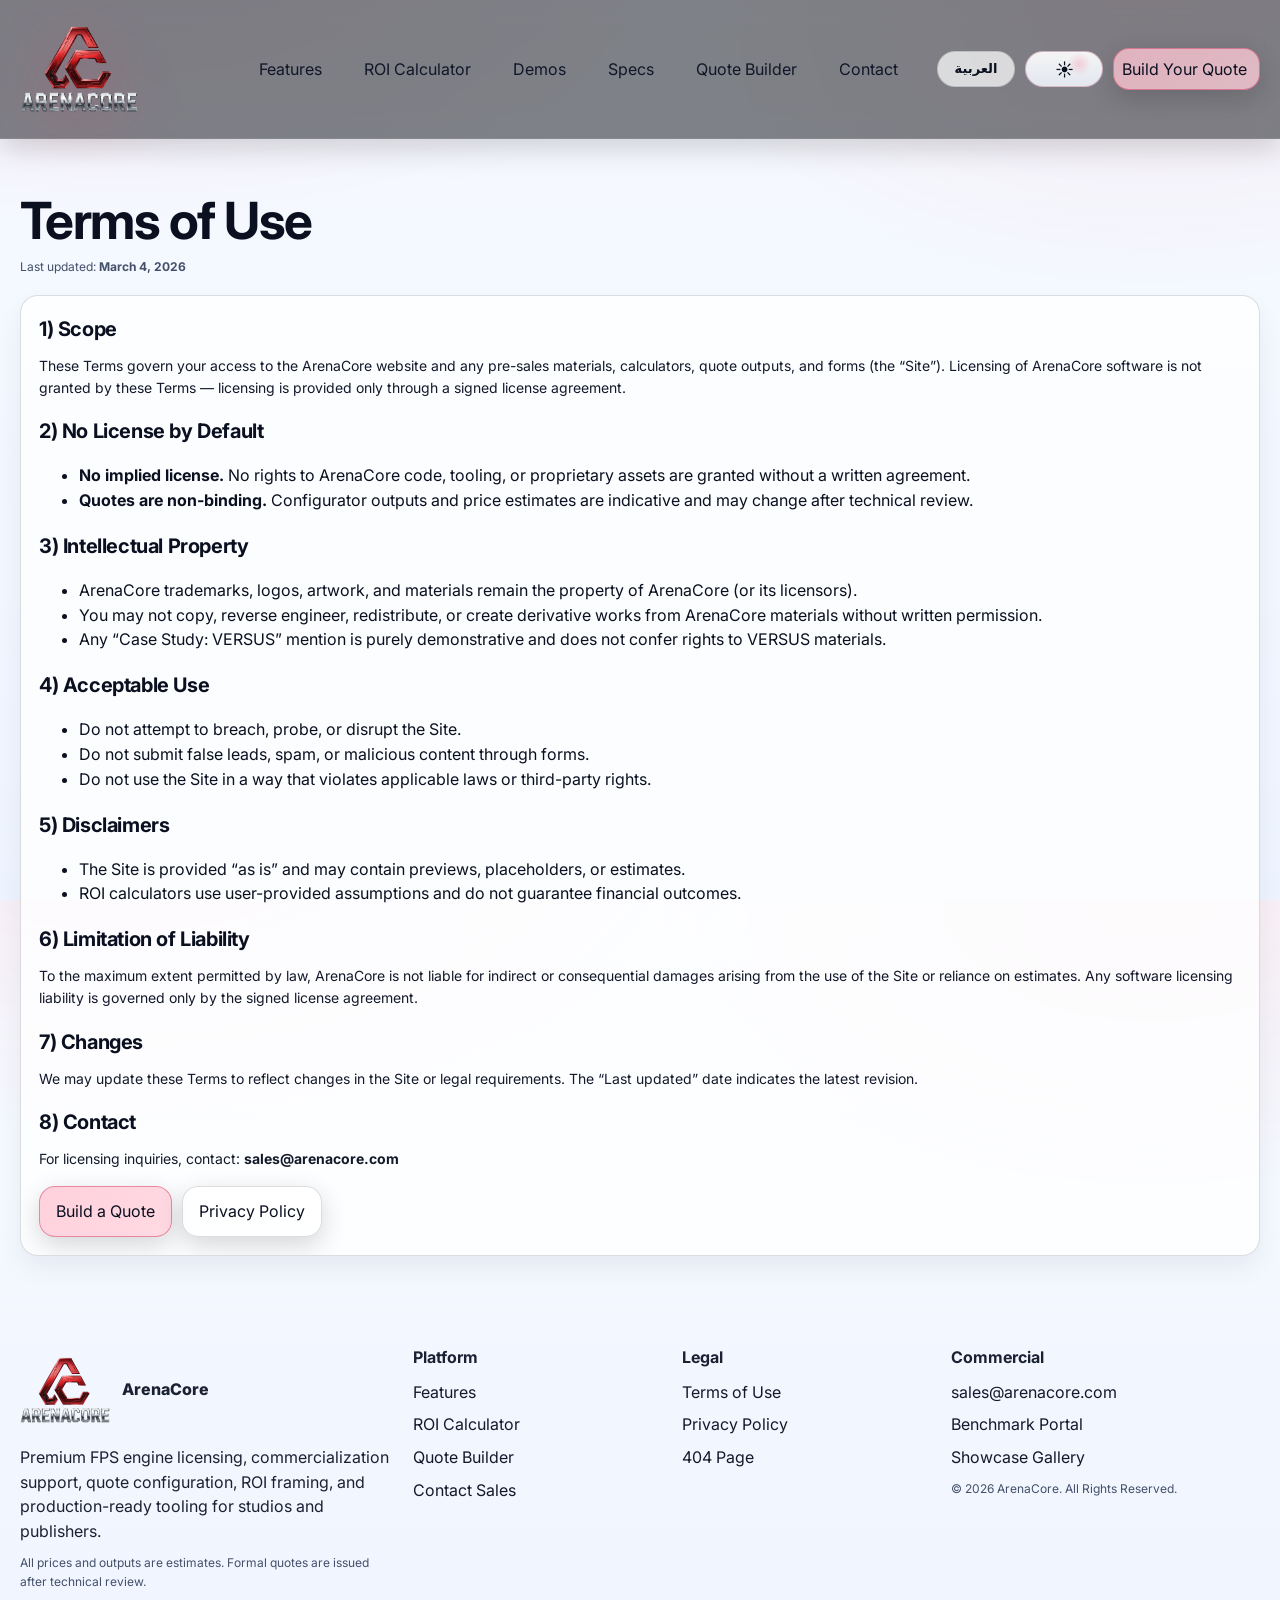
<file: terms.html>
<!doctype html>
<html lang="en" dir="ltr">
<head>
  <meta charset="utf-8">
  <meta name="viewport" content="width=device-width, initial-scale=1">
  <meta name="description" content="ArenaCore website terms of use and licensing/IP rules.">
  <meta name="theme-color" content="#070A10">
  <title>ArenaCore — Terms of Use</title>

  <meta property="og:title" content="ArenaCore — Terms of Use">
  <meta property="og:description" content="ArenaCore website terms of use and licensing/IP rules.">
  <meta property="og:type" content="website">
  <meta property="og:image" content="assets/img/arenacore-editor-shot.png">

  
  <!-- QC PATCH v16 favicon block -->
  <link rel="icon" type="image/png" sizes="16x16" href="favicons/favicon-16x16.png">
  <link rel="icon" type="image/png" sizes="32x32" href="favicons/favicon-32x32.png">
  <link rel="icon" type="image/png" sizes="48x48" href="favicons/favicon-48x48.png">
  <link rel="icon" type="image/png" sizes="64x64" href="favicons/favicon-64x64.png">
  <link rel="icon" type="image/png" sizes="128x128" href="favicons/favicon-128x128.png">
  <link rel="icon" type="image/png" sizes="192x192" href="favicons/android-chrome-192x192.png">
  <link rel="icon" type="image/png" sizes="512x512" href="favicons/android-chrome-512x512.png">
  <link rel="apple-touch-icon" sizes="180x180" href="favicons/apple-touch-icon.png">
  <link rel="shortcut icon" href="favicons/favicon.ico">
  <link rel="manifest" href="favicons/site.webmanifest">
  <meta name="msapplication-TileImage" content="favicons/mstile-150x150.png">
  <meta property="og:site_name" content="ArenaCore">
  <meta property="og:image" content="favicons/android-chrome-512x512.png">
  <meta property="og:image:width" content="512">
  <meta property="og:image:height" content="512">
  <meta property="og:image:alt" content="ArenaCore favicon">
  <meta name="twitter:card" content="summary">
  <meta name="twitter:title" content="ArenaCore — Terms of Use">
  <meta name="twitter:description" content="ArenaCore website terms of use and licensing/IP rules.">
  <meta name="twitter:image" content="favicons/android-chrome-512x512.png">
  <meta name="twitter:image:alt" content="ArenaCore favicon">
<link rel="preload" as="image" href="assets/img/arenacore-logo.png">
  <link rel="stylesheet" href="css/arena.css">
  <link rel="preconnect" href="https://fonts.googleapis.com">
  <link rel="preconnect" href="https://fonts.gstatic.com" crossorigin>
  <link href="https://fonts.googleapis.com/css2?family=Inter:wght@400;500;600;700;800&family=Cairo:wght@400;500;600;700;800&display=swap" rel="stylesheet">
  
</head>
<body>


<a class="skip-link" href="#main">Skip to content</a>
<header class="site-header">
  <div class="container">
    <nav class="nav" aria-label="Primary">
      <a class="brand" href="">
        <img src="assets/img/arenacore-logo.png" alt="ArenaCore logo" />
      </a>

      <div class="nav-links" role="navigation">
        <a href="index.html#features">Features</a>
<a href="index.html#roi">ROI Calculator</a>
<a href="index.html#demos">Demos</a>
<a href="index.html#specs">Specs</a>
<a href="quote-builder/">Quote Builder</a>
<a href="index.html#contact">Contact</a>
      </div>

      <div class="nav-cta">
        <a class="lang-pill" href="arabic/index.html" aria-label="Switch language">العربية</a>

        <button id="themeToggle" class="theme-switch" type="button" aria-pressed="false">
          <span class="knob" aria-hidden="true"></span>
        </button>

        <a class="btn primary no-print" href="quote-builder/" data-quote-open="1">Build Your Quote</a>

        <button id="burger" class="burger" type="button" aria-label="Open menu" aria-expanded="false"><span class="burger-lines" aria-hidden="true"><span></span></span></button>
      </div>
    </nav>

    <div id="mobilePanel" class="mobile-panel" aria-label="Mobile menu">
      <a href="index.html#features">Features</a>
<a href="index.html#roi">ROI Calculator</a>
<a href="index.html#demos">Demos</a>
<a href="index.html#specs">Specs</a>
<a href="quote-builder/">Quote Builder</a>
<a href="index.html#contact">Contact</a>
    </div>
  </div>
</header>

<main id="main">
  <section class="section">
    <div class="container">
      <h1 style="margin:0 0 10px;">Terms of Use</h1>
      <p class="small" style="margin:0 0 18px;">Last updated: <strong>March 4, 2026</strong></p>

      <div class="card">
        <h2 class="section-title" style="font-size:20px;margin:0 0 10px;">1) Scope</h2>
        <p style="margin:0 0 12px;">
          These Terms govern your access to the ArenaCore website and any pre-sales materials, calculators, quote outputs, and forms (the “Site”).
          Licensing of ArenaCore software is not granted by these Terms — licensing is provided only through a signed license agreement.
        </p>

        <h2 class="section-title" style="font-size:20px;margin:18px 0 10px;">2) No License by Default</h2>
        <ul>
          <li><strong>No implied license.</strong> No rights to ArenaCore code, tooling, or proprietary assets are granted without a written agreement.</li>
          <li><strong>Quotes are non-binding.</strong> Configurator outputs and price estimates are indicative and may change after technical review.</li>
        </ul>

        <h2 class="section-title" style="font-size:20px;margin:18px 0 10px;">3) Intellectual Property</h2>
        <ul>
          <li>ArenaCore trademarks, logos, artwork, and materials remain the property of ArenaCore (or its licensors).</li>
          <li>You may not copy, reverse engineer, redistribute, or create derivative works from ArenaCore materials without written permission.</li>
          <li>Any “Case Study: VERSUS” mention is purely demonstrative and does not confer rights to VERSUS materials.</li>
        </ul>

        <h2 class="section-title" style="font-size:20px;margin:18px 0 10px;">4) Acceptable Use</h2>
        <ul>
          <li>Do not attempt to breach, probe, or disrupt the Site.</li>
          <li>Do not submit false leads, spam, or malicious content through forms.</li>
          <li>Do not use the Site in a way that violates applicable laws or third-party rights.</li>
        </ul>

        <h2 class="section-title" style="font-size:20px;margin:18px 0 10px;">5) Disclaimers</h2>
        <ul>
          <li>The Site is provided “as is” and may contain previews, placeholders, or estimates.</li>
          <li>ROI calculators use user-provided assumptions and do not guarantee financial outcomes.</li>
        </ul>

        <h2 class="section-title" style="font-size:20px;margin:18px 0 10px;">6) Limitation of Liability</h2>
        <p style="margin:0;">
          To the maximum extent permitted by law, ArenaCore is not liable for indirect or consequential damages arising from the use of the Site or
          reliance on estimates. Any software licensing liability is governed only by the signed license agreement.
        </p>

        <h2 class="section-title" style="font-size:20px;margin:18px 0 10px;">7) Changes</h2>
        <p style="margin:0;">
          We may update these Terms to reflect changes in the Site or legal requirements. The “Last updated” date indicates the latest revision.
        </p>

        <h2 class="section-title" style="font-size:20px;margin:18px 0 10px;">8) Contact</h2>
        <p style="margin:0;">
          For licensing inquiries, contact: <strong>sales@arenacore.com</strong>
        </p>

        <div class="pills no-print" style="margin-top:16px;">
          <a class="btn primary" href="quote-builder/" data-quote-open="1">Build a Quote</a>
          <a class="btn" href="privacy.html">Privacy Policy</a>
        </div>
      </div>
    </div>
  </section>
</main>

<footer class="footer">
  <div class="container">
    <div class="footer-grid footer-rich">
      <div>
        <div class="footer-brand"><img src="assets/img/arenacore-logo.png" alt="ArenaCore logo"><span>ArenaCore</span></div>
        <p style="margin:0 0 10px;">Premium FPS engine licensing, commercialization support, quote configuration, ROI framing, and production-ready tooling for studios and publishers.</p>
        <p class="small" style="margin:0;">All prices and outputs are estimates. Formal quotes are issued after technical review.</p>
      </div>
      <div>
        <h4>Platform</h4>
        <div class="footer-links"><a href="index.html#features">Features</a><a href="index.html#roi">ROI Calculator</a><a href="quote-builder/">Quote Builder</a><a href="index.html#contact">Contact Sales</a></div>
      </div>
      <div>
        <h4>Legal</h4>
        <div class="footer-links"><a href="terms.html">Terms of Use</a><a href="privacy.html">Privacy Policy</a><a href="404.html">404 Page</a></div>
      </div>
      <div>
        <h4>Commercial</h4>
        <div class="footer-links"><a href="mailto:sales@arenacore.com">sales@arenacore.com</a><a href="index.html#specs">Benchmark Portal</a><a href="index.html#demos">Showcase Gallery</a></div>
        <div class="small" style="margin-top:10px;">© 2026 ArenaCore. All Rights Reserved.</div>
      </div>
    </div>
  </div>
</footer>

<!-- QC PATCH v1.1: Huge Quote Modal -->
<div id="quoteModal" class="quote-modal" aria-hidden="true">
  <div class="qm-inner" role="dialog" aria-modal="true" aria-label="Build Your Quote">
    <div class="qm-top">
      <div class="qm-title"><img class="ac-emoji sm" src="assets/emoji/Emoji_03_Price_Quotation.png" alt="" aria-hidden="true"> Build Your Quote</div>
      <button class="qm-close" type="button" data-quote-close="1" aria-label="Close">×</button>
    </div>
    <div class="qm-body"><div class="qb-inline"><div id="quoteBuilder" class="qb">
        <div>
          <div class="stepper no-print" aria-label="Steps">
            <div class="step active"><span class="n">1</span> Tier</div>
            <div class="step"><span class="n">2</span> FPS Requirements</div>
            <div class="step"><span class="n">3</span> Add-ons</div>
            <div class="step"><span class="n">4</span> Client</div>
          </div>

          <div class="card step-panel">
            <h2 class="section-title" style="font-size:20px;margin:0 0 10px;">1) Choose a tier</h2>
            <div class="tiers" role="list">
              <div class="tier" role="listitem" data-tier="studio">
                <h3>Studio</h3>
                <div class="price">$35,000 <span class="small">/ year</span></div>
                <ul>
                  <li>PC-first licensing</li>
                  <li>Core FPS toolchain</li>
                  <li>Standard support</li>
                </ul>
              </div>
              <div class="tier" role="listitem" data-tier="pro">
                <h3>Pro</h3>
                <div class="price">$75,000 <span class="small">/ year</span></div>
                <ul>
                  <li>Advanced competitive systems</li>
                  <li>Expanded multiplayer tooling</li>
                  <li>Faster support response</li>
                </ul>
              </div>
              <div class="tier" role="listitem" data-tier="enterprise">
                <h3>Enterprise</h3>
                <div class="price">$155,000 <span class="small">/ year</span></div>
                <ul>
                  <li>Custom engine tailoring</li>
                  <li>SLA + security add-ons</li>
                  <li>Enterprise onboarding</li>
                </ul>
              </div>
            </div>
            <div class="small">Prices are tier references (internal deck). Final quote depends on scope, CCU, platforms, and add-ons.</div>
          </div>

          <div class="card step-panel" style="display:none;">
            <h2 class="section-title" style="font-size:20px;margin:0 0 10px;">2) FPS requirements</h2>

            <div class="row">
              <div class="field">
                <label for="qbCCU">Target CCU</label>
                <input id="qbCCU" class="input" type="number" min="0" value="5000">
                <div class="help">Peak concurrent users (per region).</div>
              </div>
              <div class="field">
                <label for="qbRegions">Regions</label>
                <select id="qbRegions" class="input">
                  <option value="MENA">MENA</option>
                  <option value="EU">EU</option>
                  <option value="NA">NA</option>
                  <option value="Global">Global</option>
                </select>
                <div class="help">Affects deployment assumptions.</div>
              </div>
            </div>

            <div class="row">
              <div class="field">
                <label for="qbTimeline">Delivery timeline (months)</label>
                <input id="qbTimeline" class="input" type="number" min="1" value="6">
              </div>
              <div class="field">
                <label for="qbFPS">Target FPS</label>
                <input id="qbFPS" class="input" type="number" min="30" value="120">
              </div>
            </div>

            <div class="row">
              <div class="field">
                <label for="qbTick">Tick rate (Hz)</label>
                <input id="qbTick" class="input" type="number" min="20" value="60">
              </div>
              <div class="field">
                <label for="qbAuthority">Network authority model</label>
                <select id="qbAuthority" class="input">
                  <option value="Authoritative">Authoritative</option>
                  <option value="Hybrid">Hybrid</option>
                  <option value="Client">Client-Heavy</option>
                </select>
              </div>
            </div>

            <div class="card" style="padding:14px;">
              <h3 style="margin:0 0 8px;font-size:16px;">Platforms</h3>
              <div class="pills">
                <label class="pill"><input class="chk-platform" type="checkbox" value="PC" checked> PC</label>
                <label class="pill"><input class="chk-platform" type="checkbox" value="Console"> Console</label>
                <label class="pill"><input class="chk-platform" type="checkbox" value="Mobile"> Mobile</label>
              </div>
            </div>

            <div class="small" style="margin-top:10px;">Tip: add console/mobile only if you truly need it — it impacts cost and support scope.</div>
          </div>

          <div class="card step-panel" style="display:none;">
            <h2 class="section-title" style="font-size:20px;margin:0 0 10px;">3) Add-ons</h2>
            <p class="section-sub" style="margin:0 0 14px;">Pick only what increases your probability of shipping faster and operating safer.</p>

            <div class="grid-3" style="grid-template-columns:1fr 1fr;">
              <label class="card" style="padding:14px;cursor:pointer;">
                <div style="display:flex;justify-content:space-between;gap:10px;align-items:flex-start;">
                  <div>
                    <h3 style="margin:0 0 6px;">Dedicated Matchmaking</h3>
                    <p style="margin:0;">Queue logic, skill bins, and competitive match flow patterns.</p>
                  </div>
                  <input class="chk-addon" type="checkbox" value="Dedicated Matchmaking">
                </div>
              </label>

              <label class="card" style="padding:14px;cursor:pointer;">
                <div style="display:flex;justify-content:space-between;gap:10px;align-items:flex-start;">
                  <div>
                    <h3 style="margin:0 0 6px;">Anti-Cheat Toolkit</h3>
                    <p style="margin:0;">Hardening hooks, server checks, and telemetry flags.</p>
                  </div>
                  <input class="chk-addon" type="checkbox" value="Anti-Cheat Toolkit">
                </div>
              </label>

              <label class="card" style="padding:14px;cursor:pointer;">
                <div style="display:flex;justify-content:space-between;gap:10px;align-items:flex-start;">
                  <div>
                    <h3 style="margin:0 0 6px;">LiveOps Analytics</h3>
                    <p style="margin:0;">Dashboards, KPIs, events, and stability metrics.</p>
                  </div>
                  <input class="chk-addon" type="checkbox" value="LiveOps Analytics">
                </div>
              </label>

              <label class="card" style="padding:14px;cursor:pointer;">
                <div style="display:flex;justify-content:space-between;gap:10px;align-items:flex-start;">
                  <div>
                    <h3 style="margin:0 0 6px;">Custom Rendering Pipeline</h3>
                    <p style="margin:0;">Optimization & tailoring for your target art style.</p>
                  </div>
                  <input class="chk-addon" type="checkbox" value="Custom Rendering Pipeline">
                </div>
              </label>

              <label class="card" style="padding:14px;cursor:pointer;">
                <div style="display:flex;justify-content:space-between;gap:10px;align-items:flex-start;">
                  <div>
                    <h3 style="margin:0 0 6px;">White-Label Admin Portal</h3>
                    <p style="margin:0;">Tournament/admin tools branded for your org.</p>
                  </div>
                  <input class="chk-addon" type="checkbox" value="White-Label Admin Portal">
                </div>
              </label>

              <label class="card" style="padding:14px;cursor:pointer;">
                <div style="display:flex;justify-content:space-between;gap:10px;align-items:flex-start;">
                  <div>
                    <h3 style="margin:0 0 6px;">Priority Support SLA</h3>
                    <p style="margin:0;">Priority response windows + escalation path.</p>
                  </div>
                  <input class="chk-addon" type="checkbox" value="Priority Support SLA">
                </div>
              </label>

              <!-- QC PATCH v1.1: VERSUS-specific add-ons (hidden unless product=VERSUS) -->
              <label class="card" data-versus="1" style="padding:14px;cursor:pointer;display:none;">
                <div style="display:flex;justify-content:space-between;gap:10px;align-items:flex-start;">
                  <div>
                    <h3 style="margin:0 0 6px;">Royalty Model &amp; Publishing Rights</h3>
                    <p style="margin:0;">License structure, publishing terms, regional rights, and royalty options.</p>
                  </div>
                  <input class="chk-addon" type="checkbox" value="Royalty Model &amp; Publishing Rights">
                </div>
              </label>

              <label class="card" data-versus="1" style="padding:14px;cursor:pointer;display:none;">
                <div style="display:flex;justify-content:space-between;gap:10px;align-items:flex-start;">
                  <div>
                    <h3 style="margin:0 0 6px;">Web3 NFT Layer</h3>
                    <p style="margin:0;">Optional NFT utility layer (cosmetics/collectibles) with marketplace hooks.</p>
                  </div>
                  <input class="chk-addon" type="checkbox" value="Web3 NFT Layer">
                </div>
              </label>

              <label class="card" data-versus="1" style="padding:14px;cursor:pointer;display:none;">
                <div style="display:flex;justify-content:space-between;gap:10px;align-items:flex-start;">
                  <div>
                    <h3 style="margin:0 0 6px;">Battle Royale Content Pack</h3>
                    <p style="margin:0;">BR-focused content pack + event cadence templates (case study aligned).</p>
                  </div>
                  <input class="chk-addon" type="checkbox" value="Battle Royale Content Pack">
                </div>
              </label>
            </div>
          </div>

          <div class="card step-panel" style="display:none;">
            <h2 class="section-title" style="font-size:20px;margin:0 0 10px;">4) Client details</h2>

            <div class="row">
              <div class="field">
                <label for="qbName">Full name</label>
                <input id="qbName" class="input" placeholder="Your name">
              </div>
              <div class="field">
                <label for="qbEmailIn">Work email *</label>
                <input id="qbEmailIn" class="input" placeholder="name@company.com">
              </div>
            </div>

            <div class="row">
              <div class="field">
                <label for="qbCompany">Company / Studio</label>
                <input id="qbCompany" class="input" placeholder="Studio name">
              </div>
              <div class="field">
                <label>Share link</label>
                <input id="qbShareLink" class="input" readonly value="">
              </div>
            </div>

            <div class="field">
              <label for="qbNotes">Notes</label>
              <textarea id="qbNotes" class="input" placeholder="Anything important: netcode constraints, platforms, security requirements, timeline risks…"></textarea>
            </div>

            <div class="pills no-print">
              <button id="qbCopyLink" class="btn" type="button">Copy Share Link</button>
              <a id="qbEmail" class="btn primary" href="#">Email Quote</a>
              <button id="qbPDF" class="btn" type="button">Export PDF</button>
            </div>

            <div class="small" style="margin-top:10px;">PDF export uses your browser’s “Print → Save as PDF”.</div>
          </div>

          <div class="pills no-print" style="margin-top: 12px;">
            <button id="qbPrev" class="btn" type="button" disabled>Back</button>
            <button id="qbNext" class="btn primary" type="button">Next</button>
            <button id="qbSubmit" class="btn primary" type="button" style="display:none;">Finish</button>
            <a class="btn" href="index.html#roi">ROI Calculator</a>
          </div>
        </div>

        <aside class="summary" aria-label="Quote summary">
          <h3>Live Summary</h3>
          <p class="muted" style="margin:0 0 10px;">Real-time pricing reflects tier + scale + add-ons.</p>

          <div class="line"><span>Tier</span><strong id="sumTier">Studio</strong></div>
          <div class="line"><span>Platforms</span><strong id="sumPlatforms">PC</strong></div>
          <div class="line"><span>Target CCU</span><strong id="sumCCU">5,000</strong></div>
          <div class="line"><span>Timeline</span><strong id="sumTimeline">6 mo</strong></div>
          <div class="line"><span>Target FPS</span><strong id="sumFPS">120 FPS</strong></div>
          <div class="line"><span>Tick</span><strong id="sumTick">60 Hz</strong></div>
          <div class="line"><span>Authority</span><strong id="sumAuthority">Authoritative</strong></div>

          <div style="height:10px;"></div>

          <div class="line"><span>Base</span><strong id="sumBase">$35,000</strong></div>
          <div class="line"><span>Scale</span><strong id="sumScale">$0</strong></div>
          <div class="line"><span>Add-ons</span><strong id="sumAddons">$0</strong></div>
          <div class="line"><span>Total</span><strong id="sumTotal" class="total">$35,000</strong></div>

          <div class="small" style="margin-top:10px;">
            Need a formal procurement-ready quote? Use Email Quote — sales can confirm scope, CCU, platforms, and SLA.
          </div>
        </aside>
      </div>
    </div>
  </section>
</div></div>
  </div>
</div>

<script src="js/app.js" defer></script>
</body>
</html>
</file>
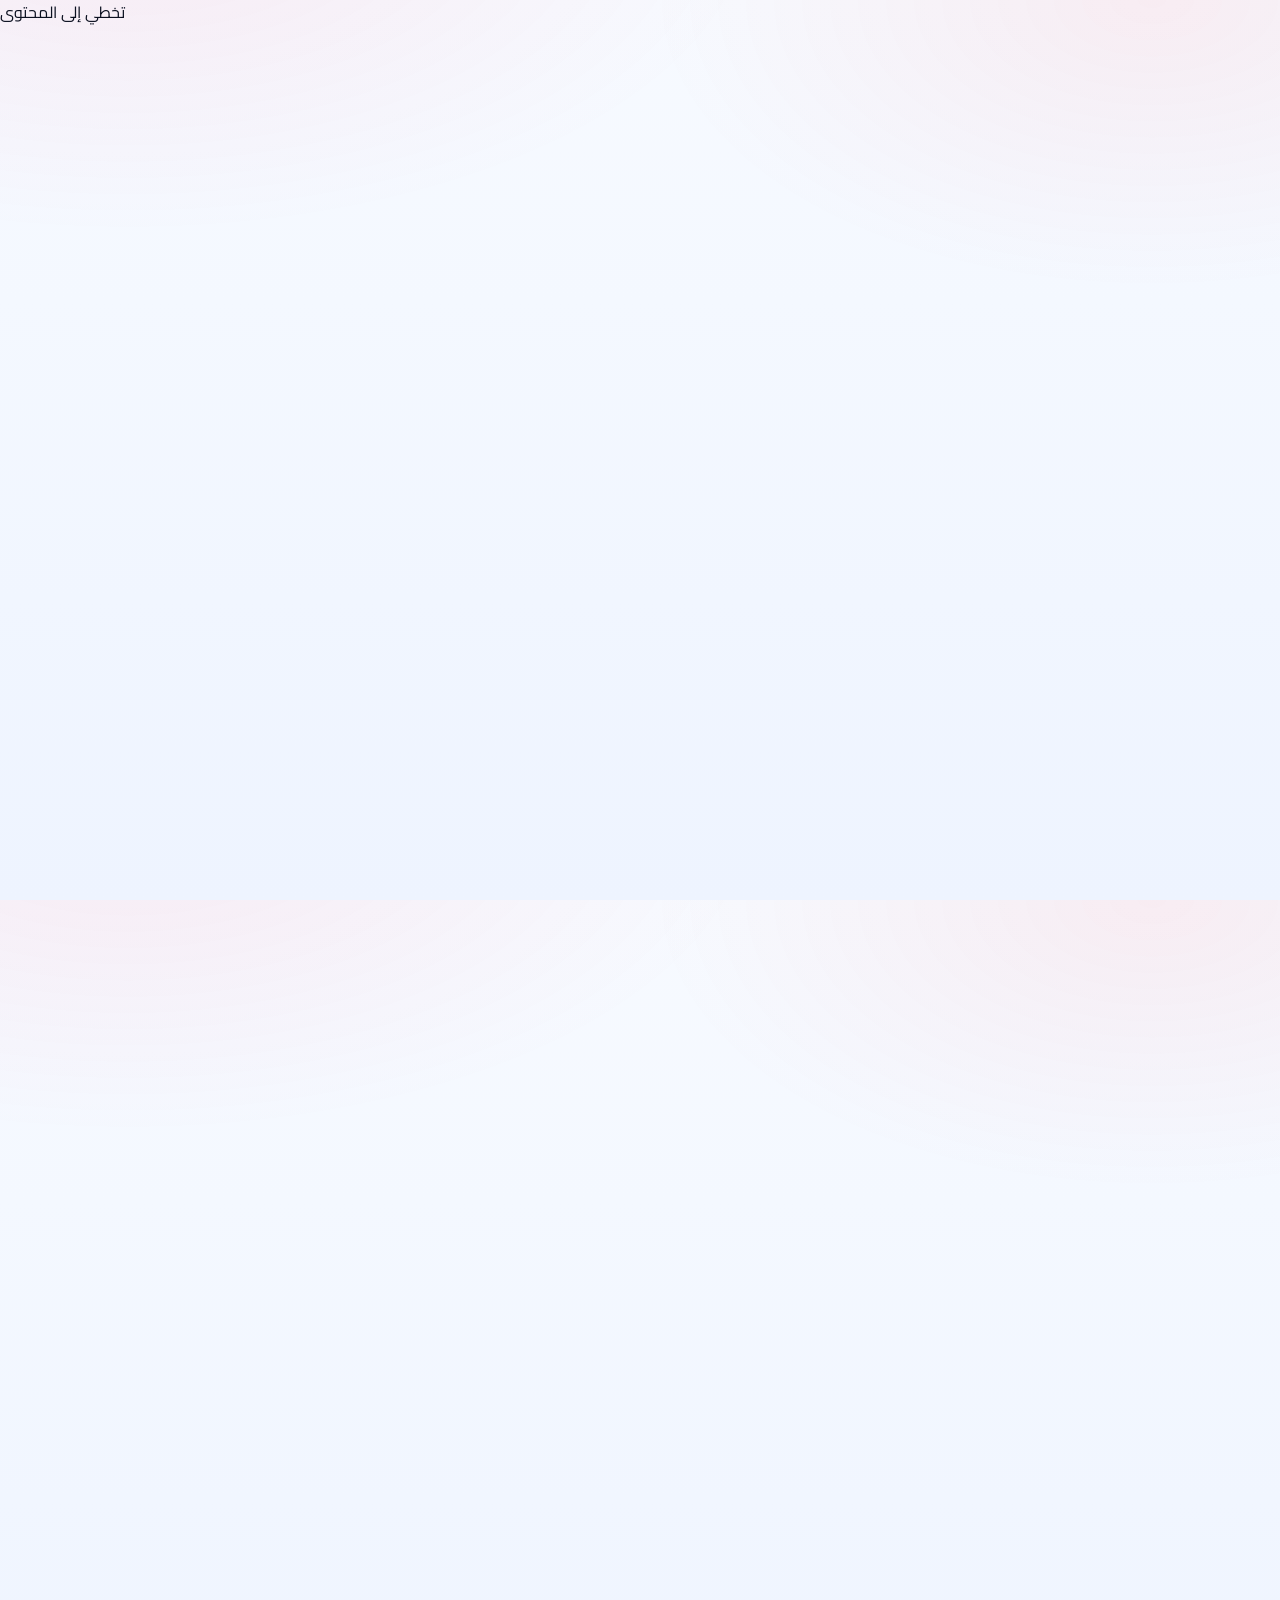
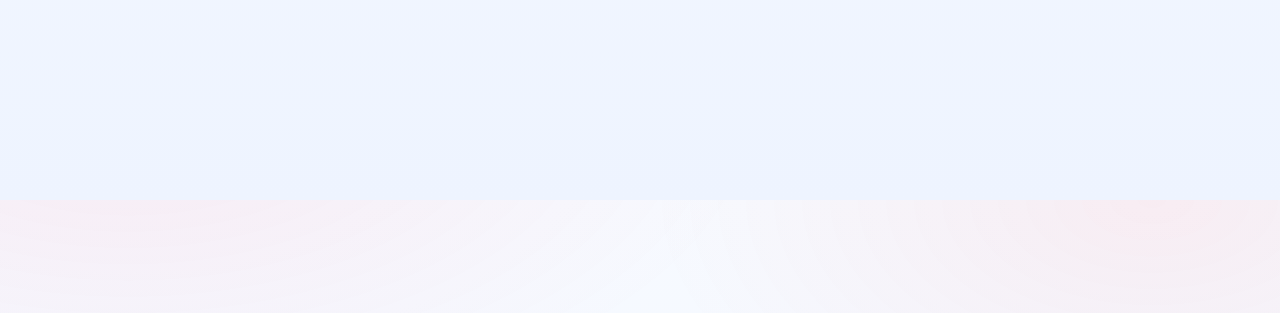
<file: arabic/privacy.html>
<!doctype html>
<html lang="ar" dir="rtl">
<head>
  <meta charset="utf-8">
  <meta name="viewport" content="width=device-width, initial-scale=1">
  <meta name="description" content="سياسة خصوصية ArenaCore (GDPR + CCPA/CPRA).">
  <meta name="theme-color" content="#070A10">
  <title>ArenaCore — سياسة الخصوصية</title>

  <meta property="og:title" content="ArenaCore — سياسة الخصوصية">
  <meta property="og:description" content="سياسة خصوصية ArenaCore (GDPR + CCPA/CPRA).">
  <meta property="og:type" content="website">
  <meta property="og:image" content="assets/img/arenacore-editor-shot.png">

  
  <!-- QC PATCH v16 favicon block -->
  <link rel="icon" type="image/png" sizes="16x16" href="../favicons/favicon-16x16.png">
  <link rel="icon" type="image/png" sizes="32x32" href="../favicons/favicon-32x32.png">
  <link rel="icon" type="image/png" sizes="48x48" href="../favicons/favicon-48x48.png">
  <link rel="icon" type="image/png" sizes="64x64" href="../favicons/favicon-64x64.png">
  <link rel="icon" type="image/png" sizes="128x128" href="../favicons/favicon-128x128.png">
  <link rel="icon" type="image/png" sizes="192x192" href="../favicons/android-chrome-192x192.png">
  <link rel="icon" type="image/png" sizes="512x512" href="../favicons/android-chrome-512x512.png">
  <link rel="apple-touch-icon" sizes="180x180" href="../favicons/apple-touch-icon.png">
  <link rel="shortcut icon" href="../favicons/favicon.ico">
  <link rel="manifest" href="../favicons/site.webmanifest">
  <meta name="msapplication-TileImage" content="../favicons/mstile-150x150.png">
  <meta property="og:site_name" content="ArenaCore">
  <meta property="og:image" content="../favicons/android-chrome-512x512.png">
  <meta property="og:image:width" content="512">
  <meta property="og:image:height" content="512">
  <meta property="og:image:alt" content="ArenaCore favicon">
  <meta name="twitter:card" content="summary">
  <meta name="twitter:title" content="ArenaCore — سياسة الخصوصية">
  <meta name="twitter:description" content="سياسة خصوصية ArenaCore (GDPR + CCPA/CPRA).">
  <meta name="twitter:image" content="../favicons/android-chrome-512x512.png">
  <meta name="twitter:image:alt" content="ArenaCore favicon">
<link rel="preload" as="image" href="assets/img/arenacore-logo.png">
  <link rel="stylesheet" href="css/arena.css">
  <link rel="preconnect" href="https://fonts.googleapis.com">
  <link rel="preconnect" href="https://fonts.gstatic.com" crossorigin>
  <link href="https://fonts.googleapis.com/css2?family=Cairo:wght@400;500;600;700;800&family=Inter:wght@400;500;600;700;800&display=swap" rel="stylesheet">
  <link rel="stylesheet" href="css/arena-rtl.css">
  
</head>
<body>


<a class="skip-link" href="#main">تخطي إلى المحتوى</a>
<header class="site-header">
  <div class="container">
    <nav class="nav" aria-label="Primary">
      <a class="brand" href="index.html">
        <img src="assets/img/arenacore-logo.png" alt="ArenaCore logo" />
      </a>

      <div class="nav-links" role="navigation">
        <a href="index.html#features">المزايا</a>
<a href="index.html#roi">حاسبة العائد</a>
<a href="index.html#demos">العروض</a>
<a href="index.html#specs">المواصفات</a>
<a href="quote-builder/">منشئ العرض السعري</a>
<a href="index.html#contact">تواصل معنا</a>
      </div>

      <div class="nav-cta">
        <a class="lang-pill" href="../index.html" aria-label="Switch language">English</a>
        <button id="themeToggle" class="theme-switch" type="button" aria-pressed="false">
          <span class="knob" aria-hidden="true"></span>
        </button>
        <a class="btn primary no-print" href="quote-builder/" data-quote-open="1">أنشئ عرضك السعري</a>
        <button id="burger" class="burger" type="button" aria-label="Open menu" aria-expanded="false"><span class="burger-lines" aria-hidden="true"><span></span></span></button>
      </div>
    </nav>

    <div id="mobilePanel" class="mobile-panel" aria-label="Mobile menu">
      <a href="index.html#features">المزايا</a>
<a href="index.html#roi">حاسبة العائد</a>
<a href="index.html#demos">العروض</a>
<a href="index.html#specs">المواصفات</a>
<a href="quote-builder/">منشئ العرض السعري</a>
<a href="index.html#contact">تواصل معنا</a>
    </div>
  </div>
</header>

<main id="main">
  <section class="section">
    <div class="container">
      <h1 style="margin:0 0 10px;">سياسة الخصوصية</h1>
      <p class="small" style="margin:0 0 18px;">آخر تحديث: <strong>4 مارس 2026</strong></p>

      <div class="card">
        <h2 class="section-title" style="font-size:20px;margin:0 0 10px;">نظرة عامة</h2>
        <p style="margin:0 0 12px;">
          تشرح هذه السياسة كيف نجمع ونستخدم ونحمي المعلومات عند استخدام موقع ArenaCore (بما في ذلك حاسبة العائد ومنشئ العروض).
          عند التعاقد كعميل قد تنطبق شروط إضافية وفق اتفاقية موقعة.
        </p>

        <h2 class="section-title" style="font-size:20px;margin:18px 0 10px;">1) المعلومات التي نجمعها</h2>
        <ul>
          <li><strong>بيانات التواصل</strong>: الاسم، البريد، الشركة، المنصب، الدولة، ومحتوى الرسالة.</li>
          <li><strong>مدخلات التكوين</strong>: اختيار الفئة، CCU، المنصات، الجدول الزمني، وإعدادات العرض السعري.</li>
          <li><strong>معلومات تقنية أساسية</strong>: نوع المتصفح/الجهاز وسجلات الخادم القياسية لأغراض الأمان.</li>
        </ul>

        <h2 class="section-title" style="font-size:20px;margin:18px 0 10px;">2) كيفية استخدام المعلومات</h2>
        <ul>
          <li>الرد على الاستفسارات وتجهيز عروض الترخيص.</li>
          <li>تحسين أداء الموقع وأمانه وتجربة المستخدم.</li>
          <li>منع الإساءة والسبام (Honeypot + تحقق بشري).</li>
        </ul>

        <h2 class="section-title" style="font-size:20px;margin:18px 0 10px;">3) الأسس القانونية (GDPR)</h2>
        <ul>
          <li><strong>مصلحة مشروعة</strong> (تسويق B2B، حماية الموقع، وتحسين الخدمة).</li>
          <li><strong>موافقة</strong> حيثما يلزم (مثل التسويق عند الاشتراك).</li>
          <li><strong>خطوات تعاقدية</strong> (معالجة طلبك لإعداد عرض).</li>
        </ul>

        <h2 class="section-title" style="font-size:20px;margin:18px 0 10px;">4) المشاركة ومعالجات البيانات</h2>
        <p style="margin:0 0 12px;">
          قد نستخدم مزودين لاستضافة الموقع وتأمينه وإدارة العملاء المحتملين (CRM). تتم المعالجة تحت تعليماتنا وبضمانات مناسبة.
          لا نقوم ببيع البيانات الشخصية.
        </p>

        <h2 class="section-title" style="font-size:20px;margin:18px 0 10px;">5) نقل البيانات دوليًا</h2>
        <p style="margin:0;">
          عند نقل البيانات دوليًا نستخدم ضمانات مناسبة مثل بنود تعاقدية أو آليات مكافئة.
        </p>

        <h2 class="section-title" style="font-size:20px;margin:18px 0 10px;">6) مدة الاحتفاظ</h2>
        <p style="margin:0;">
          نحتفظ بمعلومات الاستفسارات للمدة اللازمة لأغراض المبيعات والامتثال والأمان. يمكنك طلب الحذف في أي وقت.
        </p>

        <h2 class="section-title" style="font-size:20px;margin:18px 0 10px;">7) حقوقك (GDPR + CCPA/CPRA)</h2>
        <ul>
          <li>الوصول والتصحيح والحذف.</li>
          <li>الاعتراض أو طلب تقييد المعالجة في حالات محددة.</li>
          <li>قابلية نقل البيانات حيثما ينطبق.</li>
          <li>لسكان كاليفورنيا: معرفة/حذف/الانسحاب من “البيع/المشاركة” (ونحن لا نبيع البيانات).</li>
        </ul>

        <h2 class="section-title" style="font-size:20px;margin:18px 0 10px;">8) الكوكيز</h2>
        <ul>
          <li>نستخدم تخزينًا محليًا/كوكيز ضرورية لتفضيل الثيم وتجربة الاستخدام.</li>
          <li>يمكن إضافة تحليلات عند النشر مع الالتزام بمتطلبات الموافقة حيثما يلزم.</li>
        </ul>

        <h2 class="section-title" style="font-size:20px;margin:18px 0 10px;">9) الأمان</h2>
        <p style="margin:0;">
          نطبق إجراءات تقنية معقولة لحماية البيانات، لكن لا يوجد نظام آمن 100%.
        </p>

        <h2 class="section-title" style="font-size:20px;margin:18px 0 10px;">10) التواصل</h2>
        <p style="margin:0;">
          للاستفسارات المتعلقة بالخصوصية: <strong>privacy@arenacore.com</strong> (عدّل البريد حسب الحاجة)
        </p>

        <div class="pills no-print" style="margin-top:16px;">
          <a class="btn" href="terms.html">شروط الاستخدام</a>
          <a class="btn primary" href="quote-builder/" data-quote-open="1">منشئ العرض السعري</a>
        </div>
      </div>
    </div>
  </section>
</main>

<footer class="footer">
  <div class="container">
    <div class="footer-grid footer-rich">
      <div>
        <div class="footer-brand"><img src="assets/img/arenacore-logo.png" alt="ArenaCore logo"><span>ArenaCore</span></div>
        <p style="margin:0 0 10px;">ترخيص محرك FPS احترافي مع دعم تجاري، حاسبات عائد، بناء عروض سعرية، وأدوات جاهزة للاستوديوهات والناشرين.</p>
        <p class="small" style="margin:0;">جميع الأسعار والنتائج تقديرية، ويتم اعتماد العرض النهائي بعد المراجعة الفنية.</p>
      </div>
      <div>
        <h4>المنصة</h4>
        <div class="footer-links"><a href="index.html#features">المزايا</a><a href="index.html#roi">حاسبة العائد</a><a href="quote-builder/">منشئ العرض السعري</a><a href="index.html#contact">تواصل معنا</a></div>
      </div>
      <div>
        <h4>قانوني</h4>
        <div class="footer-links"><a href="terms.html">الشروط</a><a href="privacy.html">الخصوصية</a><a href="404.html">صفحة 404</a></div>
      </div>
      <div>
        <h4>تجاري</h4>
        <div class="footer-links"><a href="mailto:sales@arenacore.com">sales@arenacore.com</a><a href="index.html#specs">بوابة القرار</a><a href="index.html#demos">معرض الأنماط</a></div>
        <div class="small" style="margin-top:10px;">© 2026 ArenaCore. جميع الحقوق محفوظة.</div>
      </div>
    </div>
  </div>
</footer>

<!-- QC PATCH v1.1: نافذة عرض السعر -->
<div id="quoteModal" class="quote-modal" aria-hidden="true">
  <div class="qm-inner" role="dialog" aria-modal="true" aria-label="إنشاء عرض سعر">
    <div class="qm-top">
      <div class="qm-title"><img class="ac-emoji sm" src="assets/emoji/Emoji_03_Price_Quotation.png" alt="" aria-hidden="true"> منشئ عرض السعر</div>
      <button class="qm-close" type="button" data-quote-close="1" aria-label="إغلاق">×</button>
    </div>
    <div class="qm-body"><div class="qb-inline"><div class="pills no-print" style="margin:0 0 14px;" aria-label="تبديل المنتج">
        <label class="pill"><input type="radio" name="product" value="ArenaCore" checked> محرك ArenaCore FPS</label>
        <label class="pill"><input type="radio" name="product" value="VERSUS"> ترخيص VERSUS Battle Royale</label>
      </div>
      <div class="small" style="margin:-6px 0 18px;">اختر المنتج أولاً — سيتم تهيئة الخيارات تلقائيًا بحسب الاختيار.</div>
<div id="quoteBuilder" class="qb">
        <div>
          <div class="stepper no-print" aria-label="الخطوات">
            <div class="step active"><span class="n">1</span> الفئة</div>
            <div class="step"><span class="n">2</span> متطلبات FPS</div>
            <div class="step"><span class="n">3</span> الإضافات</div>
            <div class="step"><span class="n">4</span> بيانات العميل</div>
          </div>

          <div class="card step-panel">
            <h2 class="section-title" style="font-size:20px;margin:0 0 10px;">1) اختر فئة الترخيص</h2>
            <div class="tiers" role="list">
              <div class="tier" role="listitem" data-tier="studio">
                <h3>Studio</h3>
                <div class="price">$35,000 <span class="small">/ سنويًا</span></div>
                <ul>
                  <li>ترخيص PC بشكل أساسي</li>
                  <li>أدوات FPS الأساسية</li>
                  <li>دعم قياسي</li>
                </ul>
              </div>
              <div class="tier" role="listitem" data-tier="pro">
                <h3>Pro</h3>
                <div class="price">$75,000 <span class="small">/ سنويًا</span></div>
                <ul>
                  <li>أنظمة تنافسية متقدمة</li>
                  <li>أدوات شبكات موسعة</li>
                  <li>استجابة دعم أسرع</li>
                </ul>
              </div>
              <div class="tier" role="listitem" data-tier="enterprise">
                <h3>Enterprise</h3>
                <div class="price">$155,000 <span class="small">/ سنويًا</span></div>
                <ul>
                  <li>تخصيص محرك حسب الحاجة</li>
                  <li>SLA + إضافات أمنية</li>
                  <li>Onboarding مؤسسي</li>
                </ul>
              </div>
            </div>
            <div class="small">الأسعار مرجعية. العرض الرسمي يعتمد على النطاق، CCU، المنصات، والإضافات.</div>
          </div>

          <div class="card step-panel" style="display:none;">
            <h2 class="section-title" style="font-size:20px;margin:0 0 10px;">2) متطلبات FPS</h2>

            <div class="row">
              <div class="field">
                <label for="qbCCU">CCU مستهدف</label>
                <input id="qbCCU" class="input" type="number" min="0" value="5000">
                <div class="help">عدد اللاعبين المتزامنين في الذروة.</div>
              </div>
              <div class="field">
                <label for="qbRegions">المناطق</label>
                <select id="qbRegions" class="input">
                  <option value="MENA">MENA</option>
                  <option value="EU">EU</option>
                  <option value="NA">NA</option>
                  <option value="Global">Global</option>
                </select>
                <div class="help">تؤثر على افتراضات النشر.</div>
              </div>
            </div>

            <div class="row">
              <div class="field">
                <label for="qbTimeline">الجدول الزمني (شهور)</label>
                <input id="qbTimeline" class="input" type="number" min="1" value="6">
              </div>
              <div class="field">
                <label for="qbFPS">FPS مستهدف</label>
                <input id="qbFPS" class="input" type="number" min="30" value="120">
              </div>
            </div>

            <div class="row">
              <div class="field">
                <label for="qbTick">Tick Rate (Hz)</label>
                <input id="qbTick" class="input" type="number" min="20" value="60">
              </div>
              <div class="field">
                <label for="qbAuthority">نموذج التحكم الشبكي</label>
                <select id="qbAuthority" class="input">
                  <option value="Authoritative">Authoritative</option>
                  <option value="Hybrid">Hybrid</option>
                  <option value="Client">Client-Heavy</option>
                </select>
              </div>
            </div>

            <div class="card" style="padding:14px;">
              <h3 style="margin:0 0 8px;font-size:16px;">المنصات</h3>
              <div class="pills">
                <label class="pill"><input class="chk-platform" type="checkbox" value="PC" checked> PC</label>
                <label class="pill"><input class="chk-platform" type="checkbox" value="Console"> Console</label>
                <label class="pill"><input class="chk-platform" type="checkbox" value="Mobile"> Mobile</label>
              </div>
            </div>

            <div class="small" style="margin-top:10px;">نصيحة: أضف Console/Mobile فقط إن كان ضروريًا — يؤثر على نطاق الدعم والتكلفة.</div>
          </div>

          <div class="card step-panel" style="display:none;">
            <h2 class="section-title" style="font-size:20px;margin:0 0 10px;">3) الإضافات</h2>
            <p class="section-sub" style="margin:0 0 14px;">اختر ما يزيد احتمالية الإطلاق أسرع وتشغيل المنتج بأمان.</p>

            <div class="grid-3" style="grid-template-columns:1fr 1fr;">
              <label class="card" style="padding:14px;cursor:pointer;">
                <div style="display:flex;justify-content:space-between;gap:10px;align-items:flex-start;">
                  <div>
                    <h3 style="margin:0 0 6px;">Matchmaking مخصص</h3>
                    <p style="margin:0;">منطق صفوف، Skill bins، وتدفقات مباراة تنافسية.</p>
                  </div>
                  <input class="chk-addon" type="checkbox" value="Dedicated Matchmaking">
                </div>
              </label>

              <label class="card" style="padding:14px;cursor:pointer;">
                <div style="display:flex;justify-content:space-between;gap:10px;align-items:flex-start;">
                  <div>
                    <h3 style="margin:0 0 6px;">Anti-Cheat Toolkit</h3>
                    <p style="margin:0;">Hardening hooks، فحوصات خادم، وTelemetry flags.</p>
                  </div>
                  <input class="chk-addon" type="checkbox" value="Anti-Cheat Toolkit">
                </div>
              </label>

              <label class="card" style="padding:14px;cursor:pointer;">
                <div style="display:flex;justify-content:space-between;gap:10px;align-items:flex-start;">
                  <div>
                    <h3 style="margin:0 0 6px;">LiveOps Analytics</h3>
                    <p style="margin:0;">لوحات، KPIs، أحداث، ومؤشرات الاستقرار.</p>
                  </div>
                  <input class="chk-addon" type="checkbox" value="LiveOps Analytics">
                </div>
              </label>

              <label class="card" style="padding:14px;cursor:pointer;">
                <div style="display:flex;justify-content:space-between;gap:10px;align-items:flex-start;">
                  <div>
                    <h3 style="margin:0 0 6px;">Custom Rendering</h3>
                    <p style="margin:0;">تحسينات وتخصيص حسب نمط الفن المستهدف.</p>
                  </div>
                  <input class="chk-addon" type="checkbox" value="Custom Rendering Pipeline">
                </div>
              </label>

              <label class="card" style="padding:14px;cursor:pointer;">
                <div style="display:flex;justify-content:space-between;gap:10px;align-items:flex-start;">
                  <div>
                    <h3 style="margin:0 0 6px;">بوابة إدارة White-Label</h3>
                    <p style="margin:0;">أدوات إدارة/بطولات تحمل علامتك.</p>
                  </div>
                  <input class="chk-addon" type="checkbox" value="White-Label Admin Portal">
                </div>
              </label>

              <label class="card" style="padding:14px;cursor:pointer;">
                <div style="display:flex;justify-content:space-between;gap:10px;align-items:flex-start;">
                  <div>
                    <h3 style="margin:0 0 6px;">Priority SLA</h3>
                    <p style="margin:0;">استجابة أولوية + مسار تصعيد.</p>
                  </div>
                  <input class="chk-addon" type="checkbox" value="Priority Support SLA">
                </div>
              </label>

              <!-- QC PATCH v1.1: إضافات خاصة بـ VERSUS (تظهر فقط عند اختيار VERSUS) -->
              <label class="card" data-versus="1" style="padding:14px;cursor:pointer;display:none;">
                <div style="display:flex;justify-content:space-between;gap:10px;align-items:flex-start;">
                  <div>
                    <h3 style="margin:0 0 6px;">نموذج العوائد وحقوق النشر</h3>
                    <p style="margin:0;">هيكلة الترخيص، شروط النشر، الحقوق الإقليمية، وخيارات العوائد.</p>
                  </div>
                  <input class="chk-addon" type="checkbox" value="نموذج العوائد وحقوق النشر">
                </div>
              </label>

              <label class="card" data-versus="1" style="padding:14px;cursor:pointer;display:none;">
                <div style="display:flex;justify-content:space-between;gap:10px;align-items:flex-start;">
                  <div>
                    <h3 style="margin:0 0 6px;">طبقة Web3 / NFT</h3>
                    <p style="margin:0;">طبقة اختيارية لـ NFTs (مظهر/مقتنيات) مع Hooks لسوق إلكتروني.</p>
                  </div>
                  <input class="chk-addon" type="checkbox" value="طبقة Web3 / NFT">
                </div>
              </label>

              <label class="card" data-versus="1" style="padding:14px;cursor:pointer;display:none;">
                <div style="display:flex;justify-content:space-between;gap:10px;align-items:flex-start;">
                  <div>
                    <h3 style="margin:0 0 6px;">حزمة محتوى Battle Royale</h3>
                    <p style="margin:0;">حزمة محتوى مخصصة لـ BR + قوالب إيقاع الفعاليات (متوافقة مع الـ Case Study).</p>
                  </div>
                  <input class="chk-addon" type="checkbox" value="حزمة محتوى Battle Royale">
                </div>
              </label>
            </div>
          </div>

          <div class="card step-panel" style="display:none;">
            <h2 class="section-title" style="font-size:20px;margin:0 0 10px;">4) بيانات العميل</h2>

            <div class="row">
              <div class="field">
                <label for="qbName">الاسم الكامل</label>
                <input id="qbName" class="input" placeholder="اسمك">
              </div>
              <div class="field">
                <label for="qbEmailIn">البريد المهني *</label>
                <input id="qbEmailIn" class="input" placeholder="name@company.com">
              </div>
            </div>

            <div class="row">
              <div class="field">
                <label for="qbCompany">الشركة / الاستوديو</label>
                <input id="qbCompany" class="input" placeholder="اسم الاستوديو">
              </div>
              <div class="field">
                <label>رابط المشاركة</label>
                <input id="qbShareLink" class="input" readonly value="">
              </div>
            </div>

            <div class="field">
              <label for="qbNotes">ملاحظات</label>
              <textarea id="qbNotes" class="input" placeholder="قيود الشبكات، المنصات، متطلبات الأمان، مخاطر الجدول الزمني…"></textarea>
            </div>

            <div class="pills no-print">
              <button id="qbCopyLink" class="btn" type="button">نسخ رابط المشاركة</button>
              <a id="qbEmail" class="btn primary" href="#">إرسال العرض عبر البريد</a>
              <button id="qbPDF" class="btn" type="button">تصدير PDF</button>
            </div>

            <div class="small" style="margin-top:10px;">تصدير PDF عبر المتصفح: طباعة → حفظ كملف PDF.</div>
          </div>

          <div class="pills no-print" style="margin-top: 12px;">
            <button id="qbPrev" class="btn" type="button" disabled>السابق</button>
            <button id="qbNext" class="btn primary" type="button">التالي</button>
            <button id="qbSubmit" class="btn primary" type="button" style="display:none;">إنهاء</button>
            <a class="btn" href="index.html#roi">حاسبة العائد</a>
          </div>
        </div>

        <aside class="summary" aria-label="ملخص العرض">
          <h3>ملخص مباشر</h3>
          <p class="muted" style="margin:0 0 10px;">التسعير يتغير لحظيًا حسب الفئة + الحجم + الإضافات.</p>

          <div class="line"><span>الفئة</span><strong id="sumTier">Studio</strong></div>
          <div class="line"><span>المنصات</span><strong id="sumPlatforms">PC</strong></div>
          <div class="line"><span>CCU</span><strong id="sumCCU">5,000</strong></div>
          <div class="line"><span>المدة</span><strong id="sumTimeline">6 شهر</strong></div>
          <div class="line"><span>FPS</span><strong id="sumFPS">120 FPS</strong></div>
          <div class="line"><span>Tick</span><strong id="sumTick">60 هرتز</strong></div>
          <div class="line"><span>Authority</span><strong id="sumAuthority">Authoritative</strong></div>

          <div style="height:10px;"></div>

          <div class="line"><span>الأساس</span><strong id="sumBase">$35,000</strong></div>
          <div class="line"><span>الحجم</span><strong id="sumScale">$0</strong></div>
          <div class="line"><span>الإضافات</span><strong id="sumAddons">$0</strong></div>
          <div class="line"><span>الإجمالي</span><strong id="sumTotal" class="total">$35,000</strong></div>

          <div class="small" style="margin-top:10px;">
            للحصول على عرض رسمي جاهز للمشتريات، استخدم زر البريد — وسيتم تأكيد النطاق والمنصات وSLA.
          </div>
        </aside>
      </div>
    </div>
  </section>
</div></div>
  </div>
</div>

<script src="js/app.js" defer></script>
</body>
</html>
</file>
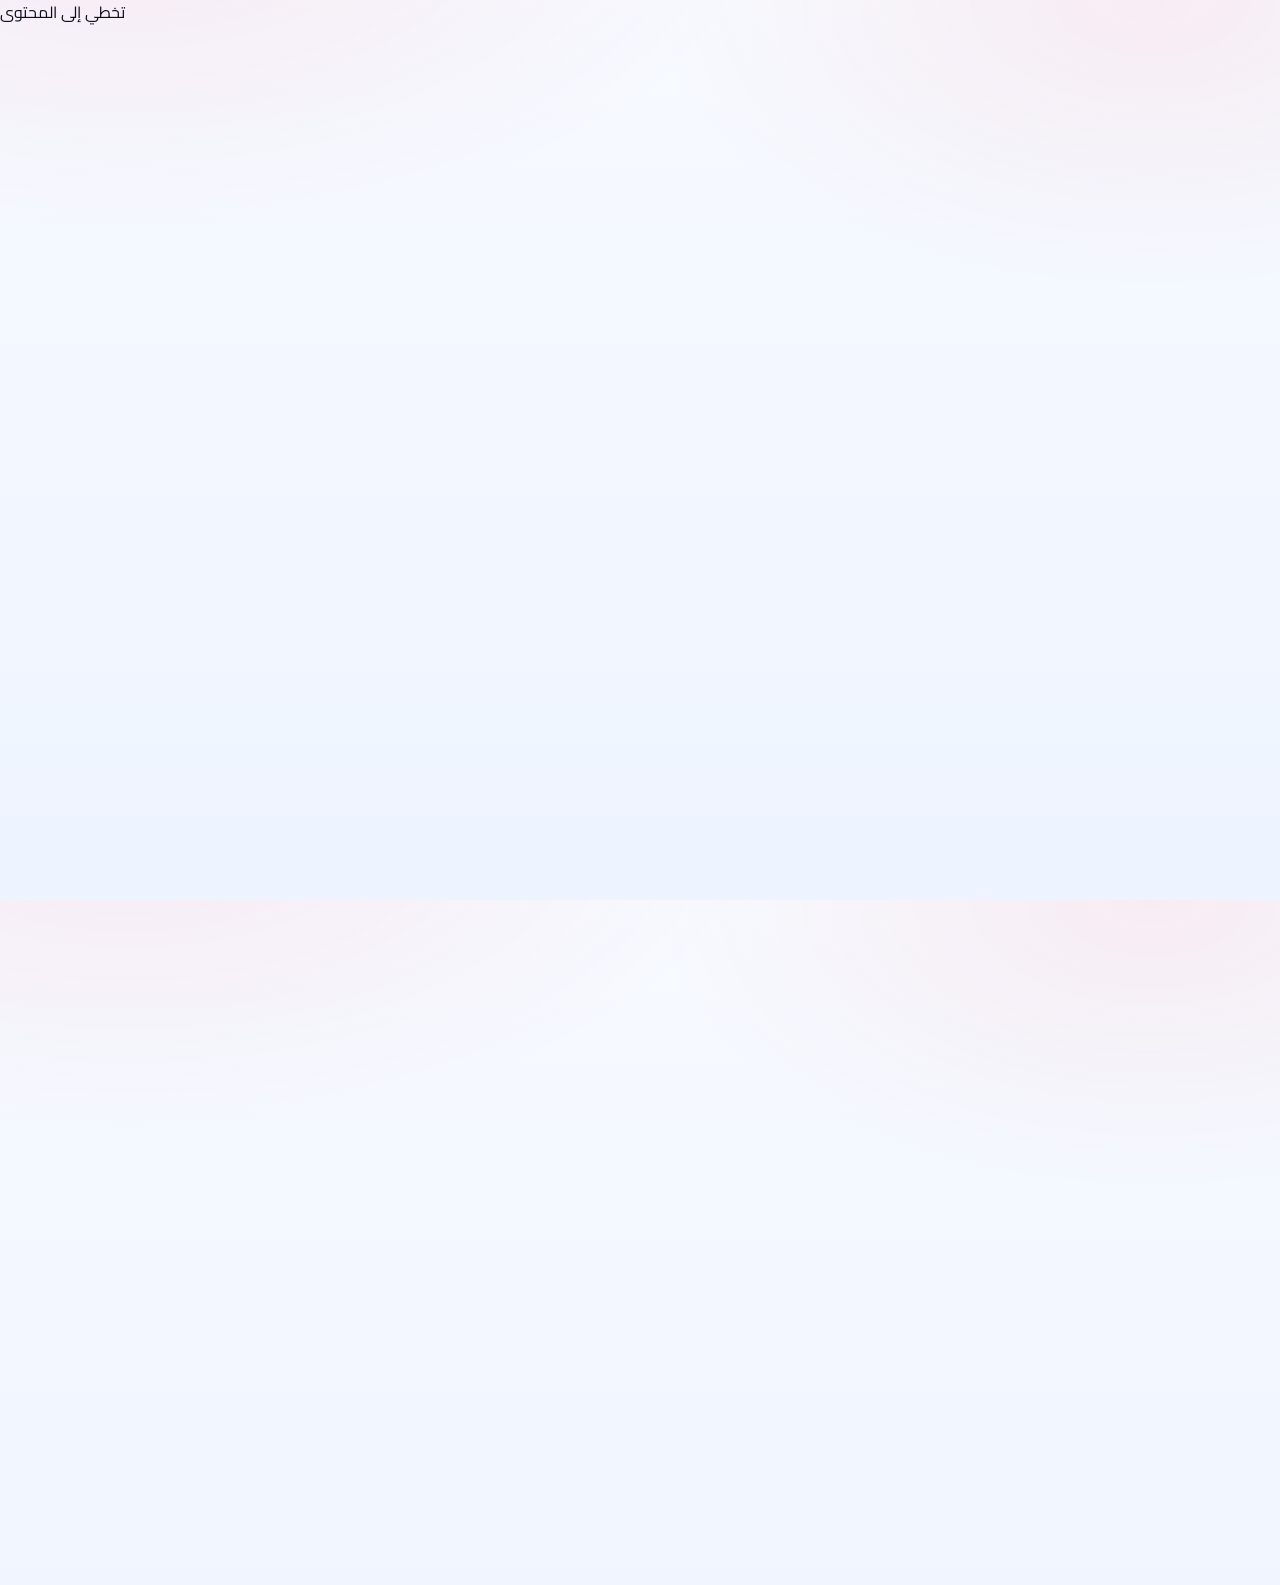
<file: arabic/terms.html>
<!doctype html>
<html lang="ar" dir="rtl">
<head>
  <meta charset="utf-8">
  <meta name="viewport" content="width=device-width, initial-scale=1">
  <meta name="description" content="شروط استخدام موقع ArenaCore وشروط الملكية والترخيص.">
  <meta name="theme-color" content="#070A10">
  <title>ArenaCore — شروط الاستخدام</title>

  <meta property="og:title" content="ArenaCore — شروط الاستخدام">
  <meta property="og:description" content="شروط استخدام موقع ArenaCore وشروط الملكية والترخيص.">
  <meta property="og:type" content="website">
  <meta property="og:image" content="assets/img/arenacore-editor-shot.png">

  
  <!-- QC PATCH v16 favicon block -->
  <link rel="icon" type="image/png" sizes="16x16" href="../favicons/favicon-16x16.png">
  <link rel="icon" type="image/png" sizes="32x32" href="../favicons/favicon-32x32.png">
  <link rel="icon" type="image/png" sizes="48x48" href="../favicons/favicon-48x48.png">
  <link rel="icon" type="image/png" sizes="64x64" href="../favicons/favicon-64x64.png">
  <link rel="icon" type="image/png" sizes="128x128" href="../favicons/favicon-128x128.png">
  <link rel="icon" type="image/png" sizes="192x192" href="../favicons/android-chrome-192x192.png">
  <link rel="icon" type="image/png" sizes="512x512" href="../favicons/android-chrome-512x512.png">
  <link rel="apple-touch-icon" sizes="180x180" href="../favicons/apple-touch-icon.png">
  <link rel="shortcut icon" href="../favicons/favicon.ico">
  <link rel="manifest" href="../favicons/site.webmanifest">
  <meta name="msapplication-TileImage" content="../favicons/mstile-150x150.png">
  <meta property="og:site_name" content="ArenaCore">
  <meta property="og:image" content="../favicons/android-chrome-512x512.png">
  <meta property="og:image:width" content="512">
  <meta property="og:image:height" content="512">
  <meta property="og:image:alt" content="ArenaCore favicon">
  <meta name="twitter:card" content="summary">
  <meta name="twitter:title" content="ArenaCore — شروط الاستخدام">
  <meta name="twitter:description" content="شروط استخدام موقع ArenaCore وشروط الملكية والترخيص.">
  <meta name="twitter:image" content="../favicons/android-chrome-512x512.png">
  <meta name="twitter:image:alt" content="ArenaCore favicon">
<link rel="preload" as="image" href="assets/img/arenacore-logo.png">
  <link rel="stylesheet" href="css/arena.css">
  <link rel="preconnect" href="https://fonts.googleapis.com">
  <link rel="preconnect" href="https://fonts.gstatic.com" crossorigin>
  <link href="https://fonts.googleapis.com/css2?family=Cairo:wght@400;500;600;700;800&family=Inter:wght@400;500;600;700;800&display=swap" rel="stylesheet">
  <link rel="stylesheet" href="css/arena-rtl.css">
  
</head>
<body>


<a class="skip-link" href="#main">تخطي إلى المحتوى</a>
<header class="site-header">
  <div class="container">
    <nav class="nav" aria-label="Primary">
      <a class="brand" href="index.html">
        <img src="assets/img/arenacore-logo.png" alt="ArenaCore logo" />
      </a>

      <div class="nav-links" role="navigation">
        <a href="index.html#features">المزايا</a>
<a href="index.html#roi">حاسبة العائد</a>
<a href="index.html#demos">العروض</a>
<a href="index.html#specs">المواصفات</a>
<a href="quote-builder/">منشئ العرض السعري</a>
<a href="index.html#contact">تواصل معنا</a>
      </div>

      <div class="nav-cta">
        <a class="lang-pill" href="../index.html" aria-label="Switch language">English</a>
        <button id="themeToggle" class="theme-switch" type="button" aria-pressed="false">
          <span class="knob" aria-hidden="true"></span>
        </button>
        <a class="btn primary no-print" href="quote-builder/" data-quote-open="1">أنشئ عرضك السعري</a>
        <button id="burger" class="burger" type="button" aria-label="Open menu" aria-expanded="false"><span class="burger-lines" aria-hidden="true"><span></span></span></button>
      </div>
    </nav>

    <div id="mobilePanel" class="mobile-panel" aria-label="Mobile menu">
      <a href="index.html#features">المزايا</a>
<a href="index.html#roi">حاسبة العائد</a>
<a href="index.html#demos">العروض</a>
<a href="index.html#specs">المواصفات</a>
<a href="quote-builder/">منشئ العرض السعري</a>
<a href="index.html#contact">تواصل معنا</a>
    </div>
  </div>
</header>

<main id="main">
  <section class="section">
    <div class="container">
      <h1 style="margin:0 0 10px;">شروط الاستخدام</h1>
      <p class="small" style="margin:0 0 18px;">آخر تحديث: <strong>4 مارس 2026</strong></p>

      <div class="card">
        <h2 class="section-title" style="font-size:20px;margin:0 0 10px;">1) النطاق</h2>
        <p style="margin:0 0 12px;">
          تحكم هذه الشروط استخدامك لموقع ArenaCore وأي مواد ما قبل البيع، الحاسبات، مخرجات العروض السعرية والنماذج.
          لا تمنح هذه الشروط أي ترخيص لبرنامج ArenaCore — الترخيص يتم فقط عبر اتفاقية ترخيص موقعة.
        </p>

        <h2 class="section-title" style="font-size:20px;margin:18px 0 10px;">2) لا يوجد ترخيص ضمني</h2>
        <ul>
          <li><strong>لا يوجد ترخيص ضمني.</strong> لا تُمنح أي حقوق للكود أو الأدوات أو الأصول دون اتفاقية مكتوبة.</li>
          <li><strong>العروض غير مُلزمة.</strong> مخرجات المنشئ والأسعار تقديرية وقد تتغير بعد المراجعة التقنية.</li>
        </ul>

        <h2 class="section-title" style="font-size:20px;margin:18px 0 10px;">3) الملكية الفكرية</h2>
        <ul>
          <li>العلامات التجارية والشعارات والأعمال الفنية والمحتوى هي ملك لـ ArenaCore أو مرخّصيها.</li>
          <li>يُمنع النسخ أو الهندسة العكسية أو إعادة التوزيع أو إنشاء مشتقات دون إذن مكتوب.</li>
          <li>ذكر “Case Study: VERSUS” هو للعرض فقط ولا يمنح أي حقوق.</li>
        </ul>

        <h2 class="section-title" style="font-size:20px;margin:18px 0 10px;">4) الاستخدام المقبول</h2>
        <ul>
          <li>يُمنع محاولة اختراق الموقع أو تعطيله أو اختبار ثغراته.</li>
          <li>يُمنع إرسال سبام أو بيانات مضللة عبر النماذج.</li>
          <li>يُمنع استخدام الموقع بما يخالف الأنظمة أو حقوق الغير.</li>
        </ul>

        <h2 class="section-title" style="font-size:20px;margin:18px 0 10px;">5) إخلاء المسؤولية</h2>
        <ul>
          <li>الموقع يُقدّم “كما هو” وقد يحتوي على مواد تجريبية أو تقديرات.</li>
          <li>حاسبة العائد تعتمد على افتراضات المستخدم ولا تضمن نتائج مالية.</li>
        </ul>

        <h2 class="section-title" style="font-size:20px;margin:18px 0 10px;">6) حدود المسؤولية</h2>
        <p style="margin:0;">
          إلى الحد الأقصى المسموح به قانونًا، لا تتحمل ArenaCore مسؤولية أضرار غير مباشرة ناتجة عن استخدام الموقع أو الاعتماد على التقديرات.
          أي مسؤوليات تتعلق بالترخيص تُحكم فقط باتفاقية الترخيص الموقعة.
        </p>

        <h2 class="section-title" style="font-size:20px;margin:18px 0 10px;">7) التغييرات</h2>
        <p style="margin:0;">
          قد نقوم بتحديث هذه الشروط وفقًا لتغييرات الموقع أو المتطلبات القانونية. تاريخ “آخر تحديث” يوضح أحدث نسخة.
        </p>

        <h2 class="section-title" style="font-size:20px;margin:18px 0 10px;">8) التواصل</h2>
        <p style="margin:0;">
          للاستفسارات: <strong>sales@arenacore.com</strong>
        </p>

        <div class="pills no-print" style="margin-top:16px;">
          <a class="btn primary" href="quote-builder/" data-quote-open="1">منشئ العرض السعري</a>
          <a class="btn" href="privacy.html">سياسة الخصوصية</a>
        </div>
      </div>
    </div>
  </section>
</main>

<footer class="footer">
  <div class="container">
    <div class="footer-grid footer-rich">
      <div>
        <div class="footer-brand"><img src="assets/img/arenacore-logo.png" alt="ArenaCore logo"><span>ArenaCore</span></div>
        <p style="margin:0 0 10px;">ترخيص محرك FPS احترافي مع دعم تجاري، حاسبات عائد، بناء عروض سعرية، وأدوات جاهزة للاستوديوهات والناشرين.</p>
        <p class="small" style="margin:0;">جميع الأسعار والنتائج تقديرية، ويتم اعتماد العرض النهائي بعد المراجعة الفنية.</p>
      </div>
      <div>
        <h4>المنصة</h4>
        <div class="footer-links"><a href="index.html#features">المزايا</a><a href="index.html#roi">حاسبة العائد</a><a href="quote-builder/">منشئ العرض السعري</a><a href="index.html#contact">تواصل معنا</a></div>
      </div>
      <div>
        <h4>قانوني</h4>
        <div class="footer-links"><a href="terms.html">الشروط</a><a href="privacy.html">الخصوصية</a><a href="404.html">صفحة 404</a></div>
      </div>
      <div>
        <h4>تجاري</h4>
        <div class="footer-links"><a href="mailto:sales@arenacore.com">sales@arenacore.com</a><a href="index.html#specs">بوابة القرار</a><a href="index.html#demos">معرض الأنماط</a></div>
        <div class="small" style="margin-top:10px;">© 2026 ArenaCore. جميع الحقوق محفوظة.</div>
      </div>
    </div>
  </div>
</footer>

<!-- QC PATCH v1.1: نافذة عرض السعر -->
<div id="quoteModal" class="quote-modal" aria-hidden="true">
  <div class="qm-inner" role="dialog" aria-modal="true" aria-label="إنشاء عرض سعر">
    <div class="qm-top">
      <div class="qm-title"><img class="ac-emoji sm" src="assets/emoji/Emoji_03_Price_Quotation.png" alt="" aria-hidden="true"> منشئ عرض السعر</div>
      <button class="qm-close" type="button" data-quote-close="1" aria-label="إغلاق">×</button>
    </div>
    <div class="qm-body"><div class="qb-inline"><div class="pills no-print" style="margin:0 0 14px;" aria-label="تبديل المنتج">
        <label class="pill"><input type="radio" name="product" value="ArenaCore" checked> محرك ArenaCore FPS</label>
        <label class="pill"><input type="radio" name="product" value="VERSUS"> ترخيص VERSUS Battle Royale</label>
      </div>
      <div class="small" style="margin:-6px 0 18px;">اختر المنتج أولاً — سيتم تهيئة الخيارات تلقائيًا بحسب الاختيار.</div>
<div id="quoteBuilder" class="qb">
        <div>
          <div class="stepper no-print" aria-label="الخطوات">
            <div class="step active"><span class="n">1</span> الفئة</div>
            <div class="step"><span class="n">2</span> متطلبات FPS</div>
            <div class="step"><span class="n">3</span> الإضافات</div>
            <div class="step"><span class="n">4</span> بيانات العميل</div>
          </div>

          <div class="card step-panel">
            <h2 class="section-title" style="font-size:20px;margin:0 0 10px;">1) اختر فئة الترخيص</h2>
            <div class="tiers" role="list">
              <div class="tier" role="listitem" data-tier="studio">
                <h3>Studio</h3>
                <div class="price">$35,000 <span class="small">/ سنويًا</span></div>
                <ul>
                  <li>ترخيص PC بشكل أساسي</li>
                  <li>أدوات FPS الأساسية</li>
                  <li>دعم قياسي</li>
                </ul>
              </div>
              <div class="tier" role="listitem" data-tier="pro">
                <h3>Pro</h3>
                <div class="price">$75,000 <span class="small">/ سنويًا</span></div>
                <ul>
                  <li>أنظمة تنافسية متقدمة</li>
                  <li>أدوات شبكات موسعة</li>
                  <li>استجابة دعم أسرع</li>
                </ul>
              </div>
              <div class="tier" role="listitem" data-tier="enterprise">
                <h3>Enterprise</h3>
                <div class="price">$155,000 <span class="small">/ سنويًا</span></div>
                <ul>
                  <li>تخصيص محرك حسب الحاجة</li>
                  <li>SLA + إضافات أمنية</li>
                  <li>Onboarding مؤسسي</li>
                </ul>
              </div>
            </div>
            <div class="small">الأسعار مرجعية. العرض الرسمي يعتمد على النطاق، CCU، المنصات، والإضافات.</div>
          </div>

          <div class="card step-panel" style="display:none;">
            <h2 class="section-title" style="font-size:20px;margin:0 0 10px;">2) متطلبات FPS</h2>

            <div class="row">
              <div class="field">
                <label for="qbCCU">CCU مستهدف</label>
                <input id="qbCCU" class="input" type="number" min="0" value="5000">
                <div class="help">عدد اللاعبين المتزامنين في الذروة.</div>
              </div>
              <div class="field">
                <label for="qbRegions">المناطق</label>
                <select id="qbRegions" class="input">
                  <option value="MENA">MENA</option>
                  <option value="EU">EU</option>
                  <option value="NA">NA</option>
                  <option value="Global">Global</option>
                </select>
                <div class="help">تؤثر على افتراضات النشر.</div>
              </div>
            </div>

            <div class="row">
              <div class="field">
                <label for="qbTimeline">الجدول الزمني (شهور)</label>
                <input id="qbTimeline" class="input" type="number" min="1" value="6">
              </div>
              <div class="field">
                <label for="qbFPS">FPS مستهدف</label>
                <input id="qbFPS" class="input" type="number" min="30" value="120">
              </div>
            </div>

            <div class="row">
              <div class="field">
                <label for="qbTick">Tick Rate (Hz)</label>
                <input id="qbTick" class="input" type="number" min="20" value="60">
              </div>
              <div class="field">
                <label for="qbAuthority">نموذج التحكم الشبكي</label>
                <select id="qbAuthority" class="input">
                  <option value="Authoritative">Authoritative</option>
                  <option value="Hybrid">Hybrid</option>
                  <option value="Client">Client-Heavy</option>
                </select>
              </div>
            </div>

            <div class="card" style="padding:14px;">
              <h3 style="margin:0 0 8px;font-size:16px;">المنصات</h3>
              <div class="pills">
                <label class="pill"><input class="chk-platform" type="checkbox" value="PC" checked> PC</label>
                <label class="pill"><input class="chk-platform" type="checkbox" value="Console"> Console</label>
                <label class="pill"><input class="chk-platform" type="checkbox" value="Mobile"> Mobile</label>
              </div>
            </div>

            <div class="small" style="margin-top:10px;">نصيحة: أضف Console/Mobile فقط إن كان ضروريًا — يؤثر على نطاق الدعم والتكلفة.</div>
          </div>

          <div class="card step-panel" style="display:none;">
            <h2 class="section-title" style="font-size:20px;margin:0 0 10px;">3) الإضافات</h2>
            <p class="section-sub" style="margin:0 0 14px;">اختر ما يزيد احتمالية الإطلاق أسرع وتشغيل المنتج بأمان.</p>

            <div class="grid-3" style="grid-template-columns:1fr 1fr;">
              <label class="card" style="padding:14px;cursor:pointer;">
                <div style="display:flex;justify-content:space-between;gap:10px;align-items:flex-start;">
                  <div>
                    <h3 style="margin:0 0 6px;">Matchmaking مخصص</h3>
                    <p style="margin:0;">منطق صفوف، Skill bins، وتدفقات مباراة تنافسية.</p>
                  </div>
                  <input class="chk-addon" type="checkbox" value="Dedicated Matchmaking">
                </div>
              </label>

              <label class="card" style="padding:14px;cursor:pointer;">
                <div style="display:flex;justify-content:space-between;gap:10px;align-items:flex-start;">
                  <div>
                    <h3 style="margin:0 0 6px;">Anti-Cheat Toolkit</h3>
                    <p style="margin:0;">Hardening hooks، فحوصات خادم، وTelemetry flags.</p>
                  </div>
                  <input class="chk-addon" type="checkbox" value="Anti-Cheat Toolkit">
                </div>
              </label>

              <label class="card" style="padding:14px;cursor:pointer;">
                <div style="display:flex;justify-content:space-between;gap:10px;align-items:flex-start;">
                  <div>
                    <h3 style="margin:0 0 6px;">LiveOps Analytics</h3>
                    <p style="margin:0;">لوحات، KPIs، أحداث، ومؤشرات الاستقرار.</p>
                  </div>
                  <input class="chk-addon" type="checkbox" value="LiveOps Analytics">
                </div>
              </label>

              <label class="card" style="padding:14px;cursor:pointer;">
                <div style="display:flex;justify-content:space-between;gap:10px;align-items:flex-start;">
                  <div>
                    <h3 style="margin:0 0 6px;">Custom Rendering</h3>
                    <p style="margin:0;">تحسينات وتخصيص حسب نمط الفن المستهدف.</p>
                  </div>
                  <input class="chk-addon" type="checkbox" value="Custom Rendering Pipeline">
                </div>
              </label>

              <label class="card" style="padding:14px;cursor:pointer;">
                <div style="display:flex;justify-content:space-between;gap:10px;align-items:flex-start;">
                  <div>
                    <h3 style="margin:0 0 6px;">بوابة إدارة White-Label</h3>
                    <p style="margin:0;">أدوات إدارة/بطولات تحمل علامتك.</p>
                  </div>
                  <input class="chk-addon" type="checkbox" value="White-Label Admin Portal">
                </div>
              </label>

              <label class="card" style="padding:14px;cursor:pointer;">
                <div style="display:flex;justify-content:space-between;gap:10px;align-items:flex-start;">
                  <div>
                    <h3 style="margin:0 0 6px;">Priority SLA</h3>
                    <p style="margin:0;">استجابة أولوية + مسار تصعيد.</p>
                  </div>
                  <input class="chk-addon" type="checkbox" value="Priority Support SLA">
                </div>
              </label>

              <!-- QC PATCH v1.1: إضافات خاصة بـ VERSUS (تظهر فقط عند اختيار VERSUS) -->
              <label class="card" data-versus="1" style="padding:14px;cursor:pointer;display:none;">
                <div style="display:flex;justify-content:space-between;gap:10px;align-items:flex-start;">
                  <div>
                    <h3 style="margin:0 0 6px;">نموذج العوائد وحقوق النشر</h3>
                    <p style="margin:0;">هيكلة الترخيص، شروط النشر، الحقوق الإقليمية، وخيارات العوائد.</p>
                  </div>
                  <input class="chk-addon" type="checkbox" value="نموذج العوائد وحقوق النشر">
                </div>
              </label>

              <label class="card" data-versus="1" style="padding:14px;cursor:pointer;display:none;">
                <div style="display:flex;justify-content:space-between;gap:10px;align-items:flex-start;">
                  <div>
                    <h3 style="margin:0 0 6px;">طبقة Web3 / NFT</h3>
                    <p style="margin:0;">طبقة اختيارية لـ NFTs (مظهر/مقتنيات) مع Hooks لسوق إلكتروني.</p>
                  </div>
                  <input class="chk-addon" type="checkbox" value="طبقة Web3 / NFT">
                </div>
              </label>

              <label class="card" data-versus="1" style="padding:14px;cursor:pointer;display:none;">
                <div style="display:flex;justify-content:space-between;gap:10px;align-items:flex-start;">
                  <div>
                    <h3 style="margin:0 0 6px;">حزمة محتوى Battle Royale</h3>
                    <p style="margin:0;">حزمة محتوى مخصصة لـ BR + قوالب إيقاع الفعاليات (متوافقة مع الـ Case Study).</p>
                  </div>
                  <input class="chk-addon" type="checkbox" value="حزمة محتوى Battle Royale">
                </div>
              </label>
            </div>
          </div>

          <div class="card step-panel" style="display:none;">
            <h2 class="section-title" style="font-size:20px;margin:0 0 10px;">4) بيانات العميل</h2>

            <div class="row">
              <div class="field">
                <label for="qbName">الاسم الكامل</label>
                <input id="qbName" class="input" placeholder="اسمك">
              </div>
              <div class="field">
                <label for="qbEmailIn">البريد المهني *</label>
                <input id="qbEmailIn" class="input" placeholder="name@company.com">
              </div>
            </div>

            <div class="row">
              <div class="field">
                <label for="qbCompany">الشركة / الاستوديو</label>
                <input id="qbCompany" class="input" placeholder="اسم الاستوديو">
              </div>
              <div class="field">
                <label>رابط المشاركة</label>
                <input id="qbShareLink" class="input" readonly value="">
              </div>
            </div>

            <div class="field">
              <label for="qbNotes">ملاحظات</label>
              <textarea id="qbNotes" class="input" placeholder="قيود الشبكات، المنصات، متطلبات الأمان، مخاطر الجدول الزمني…"></textarea>
            </div>

            <div class="pills no-print">
              <button id="qbCopyLink" class="btn" type="button">نسخ رابط المشاركة</button>
              <a id="qbEmail" class="btn primary" href="#">إرسال العرض عبر البريد</a>
              <button id="qbPDF" class="btn" type="button">تصدير PDF</button>
            </div>

            <div class="small" style="margin-top:10px;">تصدير PDF عبر المتصفح: طباعة → حفظ كملف PDF.</div>
          </div>

          <div class="pills no-print" style="margin-top: 12px;">
            <button id="qbPrev" class="btn" type="button" disabled>السابق</button>
            <button id="qbNext" class="btn primary" type="button">التالي</button>
            <button id="qbSubmit" class="btn primary" type="button" style="display:none;">إنهاء</button>
            <a class="btn" href="index.html#roi">حاسبة العائد</a>
          </div>
        </div>

        <aside class="summary" aria-label="ملخص العرض">
          <h3>ملخص مباشر</h3>
          <p class="muted" style="margin:0 0 10px;">التسعير يتغير لحظيًا حسب الفئة + الحجم + الإضافات.</p>

          <div class="line"><span>الفئة</span><strong id="sumTier">Studio</strong></div>
          <div class="line"><span>المنصات</span><strong id="sumPlatforms">PC</strong></div>
          <div class="line"><span>CCU</span><strong id="sumCCU">5,000</strong></div>
          <div class="line"><span>المدة</span><strong id="sumTimeline">6 شهر</strong></div>
          <div class="line"><span>FPS</span><strong id="sumFPS">120 FPS</strong></div>
          <div class="line"><span>Tick</span><strong id="sumTick">60 هرتز</strong></div>
          <div class="line"><span>Authority</span><strong id="sumAuthority">Authoritative</strong></div>

          <div style="height:10px;"></div>

          <div class="line"><span>الأساس</span><strong id="sumBase">$35,000</strong></div>
          <div class="line"><span>الحجم</span><strong id="sumScale">$0</strong></div>
          <div class="line"><span>الإضافات</span><strong id="sumAddons">$0</strong></div>
          <div class="line"><span>الإجمالي</span><strong id="sumTotal" class="total">$35,000</strong></div>

          <div class="small" style="margin-top:10px;">
            للحصول على عرض رسمي جاهز للمشتريات، استخدم زر البريد — وسيتم تأكيد النطاق والمنصات وSLA.
          </div>
        </aside>
      </div>
    </div>
  </section>
</div></div>
  </div>
</div>

<script src="js/app.js" defer></script>
</body>
</html>
</file>
<file: css/arena.css>
/* ArenaCore Website — Premium B2B Gaming Engine Licensing
   Built for performance, accessibility, and polished cyber-futuristic aesthetics.
*/
:root{
  --bg: #070A10;
  --bg2:#05070C;
  --surface:#0D1220;
  --surface2:#111A2E;
  --text:#EAF2FF;
  --muted:#A7B3C7;
  --border: rgba(255,255,255,.10);
  --shadow: 0 18px 50px rgba(0,0,0,.55);

  /* QC PATCH v1.1: ArenaCore derived palette (brand) */
  --arena-primary: #FF2E63;     /* ArenaCore brand red (primary) */
  --arena-secondary: #FF3B4A;   /* ArenaCore brand red (secondary) */
  --arena-dark: #0F1620;        /* deep background */
  --arena-text: #E0E0E0;

  /* Map site accents to ArenaCore brand */
  --accent: var(--arena-primary);
  --accent2: var(--arena-secondary);


  --good:#34D399;      /* green */
  --warn:#FBBF24;      /* amber */
  --bad:#FB7185;       /* rose */

  --focus: 0 0 0 4px rgba(255,46,99,.22), 0 0 0 1px rgba(255,46,99,.25);
  --radius: 18px;
  --radius2: 26px;

  --container: 1200px;

  --t: 340ms cubic-bezier(.2,.9,.2,1);
  --t2: 560ms cubic-bezier(.2,.9,.2,1);

  color-scheme: dark;
}

html[data-theme="light"]{
  --bg:#F7FAFF;
  --bg2:#EEF4FF;
  --surface:#FFFFFF;
  --surface2:#F2F6FF;
  --text:#0B1020;
  --muted:#44506A;
  --border: rgba(10,16,32,.14);
  --shadow: 0 18px 45px rgba(9,16,34,.10);
  --focus: 0 0 0 4px rgba(255,46,99,.18), 0 0 0 1px rgba(255,46,99,.20);
  color-scheme: light;
}

*{ box-sizing:border-box; }
html,body{ height:100%; }
body{
  margin:0;
  font-family: ui-sans-serif, system-ui, -apple-system, Segoe UI, Roboto, Arial, "Noto Sans", "Helvetica Neue", sans-serif;
  background: radial-gradient(1400px 700px at 15% -10%, rgba(255,46,99,.18), transparent 60%),
              radial-gradient(1000px 650px at 90% 0%, rgba(255,59,74,.16), transparent 60%),
              linear-gradient(180deg, var(--bg), var(--bg2));
  color:var(--text);
  line-height:1.55;
  overflow-x:hidden;
  transition: background-color var(--t2), color var(--t), filter var(--t);
}

@media (prefers-reduced-motion: reduce){
  :root{ --t: 1ms linear; --t2: 1ms linear; }
  *{ scroll-behavior:auto !important; animation:none !important; transition:none !important; }
}

a{ color:inherit; text-decoration:none; }
a:hover{ opacity:.98; }
img{ max-width:100%; display:block; }
button,input,select,textarea{ font:inherit; color:inherit; }
::selection{ background: rgba(0,255,159,.28); }

.container{
  width:min(var(--container), calc(100% - 40px));
  margin-inline:auto;
}

.skip-link{
  position:absolute; left:-9999px; top:auto;
}
.skip-link:focus{
  left:18px; top:18px; z-index:9999;
  background:var(--surface); border:1px solid var(--border);
  padding:10px 12px; border-radius:12px; box-shadow:var(--shadow);
  outline:none;
}

/* Header */
.site-header{
  position:sticky; top:0; z-index:50;
  background: color-mix(in oklab, var(--bg) 82%, transparent);
  backdrop-filter: blur(14px);
  border-bottom: 1px solid rgba(255,255,255,.06);
  transition: background-color var(--t), border-color var(--t), box-shadow var(--t);
}
html[data-theme="light"] .site-header{
  border-bottom: 1px solid rgba(10,16,32,.10);
}
.nav{
  display:flex; align-items:center; justify-content:space-between;
  /* QC PATCH v1.3: smaller header height */
  padding: 8px 0;
  gap:14px;
}

.brand{
  display:flex; align-items:center; gap:14px;
  min-width: 200px;
}
 .brand img{
  height: 44px;
  width: auto;
  max-width: 220px;
  object-fit: contain;
  filter: drop-shadow(0 10px 30px rgba(255,46,99,.22));
  transition: transform var(--t), filter var(--t);
}

.brand:hover img{ transform: translateY(-1px) scale(1.01); }

.nav-links{
  display:flex; align-items:center; gap:18px;
  flex-wrap: nowrap;
  overflow-x: auto;
  scrollbar-width: none;
}
.nav-links::-webkit-scrollbar{ display:none; }
.nav-links a{
  position:relative;
  padding:10px 12px;
  border-radius: 14px;
  color: color-mix(in oklab, var(--text) 88%, var(--muted));
  transition: background-color var(--t), color var(--t), transform var(--t);
}
.nav-links a::after{
  content:"";
  position:absolute; left:12px; right:12px; bottom:7px; height:2px;
  background: linear-gradient(90deg, var(--accent), var(--accent2));
  transform: scaleX(0);
  transform-origin:left;
  opacity:.0;
  transition: transform var(--t), opacity var(--t);
}
.nav-links a:hover{
  background: color-mix(in oklab, var(--surface) 70%, transparent);
  color:var(--text);
  transform: translateY(-1px);
}
.nav-links a:hover::after{ transform: scaleX(1); opacity:.95; }

.nav-cta{
  display:flex; align-items:center; gap:10px;
}

/* Premium switch */
.theme-switch{
  position:relative;
  width: 54px; height: 32px;
  border-radius: 999px;
  border: 1px solid var(--border);
  background:
    radial-gradient(18px 18px at 25% 35%, rgba(255,46,99,.25), transparent 65%),
    linear-gradient(180deg, color-mix(in oklab, var(--surface) 88%, transparent), color-mix(in oklab, var(--surface2) 88%, transparent));
  box-shadow: inset 0 0 0 1px rgba(255,255,255,.04);
  cursor:pointer;
  transition: transform var(--t), background-color var(--t), border-color var(--t), box-shadow var(--t);
}
.theme-switch:focus-visible{ outline:none; box-shadow: var(--focus), inset 0 0 0 1px rgba(255,255,255,.04); }
.theme-switch:hover{ transform: translateY(-1px); }

/* QC Patch – Issue 4 fixed (bilingual) */
.theme-switch{
  display:inline-grid;
  place-items:center;
}
.theme-switch .knob{
  display:none;
}
.theme-switch::before{
  content:"🌙";
  font-size:18px;
  line-height:1;
  display:block;
  transform:translateY(1px);
}
html[data-theme="light"] .theme-switch::before{
  content:"☀️";
}
.theme-switch .knob{
  position:absolute; top:4px; left:4px;
  width: 24px; height: 24px;
  border-radius: 999px;
  background: radial-gradient(14px 14px at 35% 35%, rgba(255,255,255,.95), rgba(255,255,255,.68));
  box-shadow: 0 10px 22px rgba(0,0,0,.35);
  transition: left var(--t), transform var(--t), filter var(--t);
}
html[data-theme="light"] .theme-switch .knob{
  background: radial-gradient(14px 14px at 35% 35%, rgba(255,255,255,.98), rgba(220,235,255,.92));
}
html[data-theme="dark"] .theme-switch .knob{ filter: saturate(1.08); }
html[data-theme="light"] .theme-switch{ background:
  radial-gradient(18px 18px at 70% 35%, rgba(255,46,99,.18), transparent 65%),
  linear-gradient(180deg, rgba(255,255,255,.92), rgba(240,246,255,.88));
}
html[data-theme="light"] .theme-switch .knob{ left: 26px; }

.lang-pill{
  display:inline-flex; align-items:center; gap:8px;
  padding: 10px 12px;
  border-radius: 999px;
  border:1px solid var(--border);
  background: color-mix(in oklab, var(--surface) 72%, transparent);
  transition: transform var(--t), background-color var(--t), border-color var(--t);
}
.lang-pill:hover{ transform: translateY(-1px); background: color-mix(in oklab, var(--surface2) 72%, transparent); }

.btn{
  display:inline-flex; align-items:center; justify-content:center; gap:10px;
  padding: 12px 16px;
  border-radius: 16px;
  border:1px solid var(--border);
  background: color-mix(in oklab, var(--surface) 70%, transparent);
  box-shadow: 0 8px 26px rgba(0,0,0,.16);
  transition: transform var(--t), background-color var(--t), border-color var(--t), box-shadow var(--t), filter var(--t);
  cursor:pointer;
  user-select:none;
}
.btn:hover{ transform: translateY(-1px); background: color-mix(in oklab, var(--surface2) 72%, transparent); }
.btn:active{ transform: translateY(0px) scale(.99); }
.btn:focus-visible{ outline:none; box-shadow: var(--focus); }

.btn.primary{
  border-color: color-mix(in oklab, var(--accent) 38%, var(--border));
  background: linear-gradient(135deg, rgba(255,46,99,.22), rgba(255,46,99,.18)),
              color-mix(in oklab, var(--surface) 70%, transparent);
}
.btn.primary:hover{
  filter: saturate(1.15);
  box-shadow: 0 10px 28px rgba(0,255,159,.14), 0 12px 38px rgba(255,46,99,.10);
}
.btn.ghost{ background: transparent; box-shadow:none; }

.icon{
  width:18px; height:18px; display:inline-block;
}

/* Mobile nav */
.burger{
  display:none;
  padding:10px 12px;
  border-radius: 14px;
  border: 1px solid var(--border);
  background: color-mix(in oklab, var(--surface) 70%, transparent);
}
.burger:focus-visible{ outline:none; box-shadow:var(--focus); }
.mobile-panel{
  display:none;
  border-top:1px solid rgba(255,255,255,.06);
  padding: 12px 0 16px;
}
.mobile-panel a{
  display:block;
  padding: 12px 12px;
  border-radius: 14px;
  border:1px solid transparent;
  transition: background-color var(--t), border-color var(--t);
}
.mobile-panel a:hover{ background: color-mix(in oklab, var(--surface2) 70%, transparent); border-color: var(--border); }

/* Hero */
.hero{
  position:relative;
  padding: 70px 0 34px;
}
.hero::before{
  content:"";
  position:absolute; inset:0;
  background:
    radial-gradient(900px 460px at 14% 25%, rgba(255,46,99,.20), transparent 62%),
    radial-gradient(800px 420px at 80% 0%, rgba(255,46,99,.20), transparent 62%),
    linear-gradient(180deg, transparent, color-mix(in oklab, var(--bg) 40%, transparent));
  pointer-events:none;
}
.hero-grid{
  position:relative;
  display:grid;
  grid-template-columns: 1.25fr .9fr;
  gap: 28px;
  align-items:center;
}
.badge{
  display:inline-flex; align-items:center; gap:10px;
  padding: 8px 12px;
  border-radius: 999px;
  border:1px solid var(--border);
  background: color-mix(in oklab, var(--surface) 68%, transparent);
  color: color-mix(in oklab, var(--text) 86%, var(--muted));
  width: fit-content;
}
.badge .dot{
  width:8px; height:8px; border-radius:999px;
  background: linear-gradient(90deg, var(--accent), var(--accent2));
  box-shadow: 0 0 0 3px rgba(0,255,159,.12);
}
h1{
  font-size: clamp(30px, 4vw, 52px);
  line-height: 1.08;
  letter-spacing: -0.03em;
  margin: 14px 0 14px;
}
.lead{
  font-size: clamp(16px, 1.2vw, 19px);
  color: color-mix(in oklab, var(--text) 80%, var(--muted));
  margin: 0 0 22px;
}
.hero-actions{ display:flex; gap:12px; flex-wrap:wrap; }

.hero-card{
  position:relative;
  border-radius: var(--radius2);
  border: 1px solid rgba(255,255,255,.10);
  background:
    linear-gradient(180deg, color-mix(in oklab, var(--surface) 74%, transparent), color-mix(in oklab, var(--surface2) 74%, transparent));
  box-shadow: var(--shadow);
  overflow:hidden;
}
.hero-card::before{
  content:"";
  position:absolute; inset:-1px;
  background: radial-gradient(560px 260px at 40% 20%, rgba(255,46,99,.22), transparent 60%),
              radial-gradient(520px 240px at 80% 60%, rgba(255,46,99,.18), transparent 60%);
  pointer-events:none;
}
.hero-media{
  position:relative;
  aspect-ratio: 4 / 3;
  background:
    linear-gradient(135deg, rgba(0,0,0,.55), rgba(0,0,0,.12)),
    url("../assets/img/arena-backdrop.png") center / cover no-repeat;
}
.hero-media img{
  position:absolute; inset:auto 0 0 auto;
  width: 72%;
  height:auto;
  transform: translate(4%, 5%);
  filter: drop-shadow(0 30px 60px rgba(0,0,0,.55));
}
.hero-meta{
  position:relative;
  padding: 14px 16px 16px;
  display:grid;
  gap:10px;
}
.kpis{
  display:grid;
  grid-template-columns: repeat(3, 1fr);
  gap: 10px;
}
.kpi{
  border:1px solid var(--border);
  background: color-mix(in oklab, var(--surface) 70%, transparent);
  border-radius: 16px;
  padding: 10px 12px;
}
.kpi strong{ font-size: 16px; letter-spacing:-0.02em; display:block; }
.kpi span{ color: var(--muted); font-size: 12px; }

/* Sections */
.section{ padding: 54px 0; position:relative; }
.section.tight{ padding: 40px 0; }
.section-title{
  font-size: 26px;
  letter-spacing: -0.02em;
  margin: 0 0 8px;
}
.section-sub{
  color: var(--muted);
  margin: 0 0 22px;
}

.grid-3{
  display:grid;
  grid-template-columns: repeat(3, 1fr);
  gap: 16px;
}
.card{
  border-radius: var(--radius);
  border: 1px solid var(--border);
  background: color-mix(in oklab, var(--surface) 76%, transparent);
  box-shadow: 0 10px 30px rgba(0,0,0,.16);
  padding: 18px;
  position:relative;
  overflow:hidden;
  transition: transform var(--t), border-color var(--t), background-color var(--t);
}
.card:hover{ transform: translateY(-2px); border-color: color-mix(in oklab, var(--accent) 25%, var(--border)); }
.card h3{ margin: 0 0 10px; letter-spacing:-0.02em; font-size: 16px; }
.card p{ margin:0; color: color-mix(in oklab, var(--text) 84%, var(--muted)); font-size: 14px; }

/* ROI */
.roi{
  display:grid;
  grid-template-columns: 1.1fr .9fr;
  gap: 16px;
  align-items:start;
}
.field{
  display:grid;
  gap:6px;
  margin-bottom: 12px;
}
label{ font-size: 13px; color: color-mix(in oklab, var(--text) 84%, var(--muted)); }
.help{ font-size: 12px; color: var(--muted); }
.input{
  width:100%;
  padding: 12px 12px;
  border-radius: 14px;
  border:1px solid var(--border);
  background: color-mix(in oklab, var(--surface2) 60%, transparent);
  transition: border-color var(--t), box-shadow var(--t), background-color var(--t);
}
.input:focus{ outline:none; box-shadow: var(--focus); border-color: color-mix(in oklab, var(--accent) 42%, var(--border)); }
.row{
  display:grid;
  grid-template-columns: 1fr 1fr;
  gap:12px;
}
.pills{ display:flex; flex-wrap:wrap; gap:10px; }
.pill{
  padding: 10px 12px;
  border-radius: 999px;
  border: 1px solid var(--border);
  background: transparent;
  cursor:pointer;
  transition: background-color var(--t), border-color var(--t), transform var(--t);
}
.pill:hover{ transform: translateY(-1px); background: color-mix(in oklab, var(--surface2) 70%, transparent); }

.results{
  position:sticky; top:92px;
  border-radius: var(--radius2);
  border:1px solid var(--border);
  background: linear-gradient(180deg, color-mix(in oklab, var(--surface) 80%, transparent), color-mix(in oklab, var(--surface2) 80%, transparent));
  box-shadow: var(--shadow);
  padding: 16px;
}
.result{
  display:flex; align-items:baseline; justify-content:space-between;
  padding: 10px 0;
  border-bottom: 1px solid rgba(255,255,255,.06);
}
html[data-theme="light"] .result{ border-bottom: 1px solid rgba(10,16,32,.08); }
.result:last-child{ border-bottom:none; }
.result b{ font-size: 15px; }
.result strong{ font-size: 18px; letter-spacing:-0.02em; }
.good{ color: var(--good); }
.warn{ color: var(--warn); }
.bad{ color: var(--bad); }

/* Demo videos */
.videos{
  display:grid;
  grid-template-columns: 1fr 1fr;
  gap: 16px;
}
.video{
  border-radius: var(--radius2);
  border:1px solid var(--border);
  background: color-mix(in oklab, var(--surface) 76%, transparent);
  overflow:hidden;
}
.video iframe{
  width:100%;
  aspect-ratio: 16/9;
  border:0;
  display:block;
}
.video .cap{
  padding: 12px 14px 14px;
  display:flex;
  justify-content:space-between;
  gap:12px;
  align-items:center;
}
.cap small{ color: var(--muted); }
.tag{
  display:inline-flex; align-items:center; gap:8px;
  padding: 8px 10px;
  border-radius: 999px;
  border:1px solid var(--border);
  background: color-mix(in oklab, var(--surface2) 70%, transparent);
  font-size:12px;
}

/* Stats + charts */
.stats{
  display:grid;
  grid-template-columns: 1fr 1fr;
  gap: 16px;
  align-items:stretch;
}
.statline{
  display:grid;
  gap: 10px;
}
.bigstat{
  border-radius: var(--radius2);
  border: 1px solid var(--border);
  background: color-mix(in oklab, var(--surface) 76%, transparent);
  padding: 16px;
}
.bigstat .num{
  font-size: 34px;
  letter-spacing:-0.03em;
  margin: 0 0 6px;
}
.bigstat .lbl{
  color: var(--muted);
  margin:0;
}
.bars{
  display:grid;
  gap:10px;
  margin-top: 10px;
}
.bar{
  border:1px solid var(--border);
  border-radius: 999px;
  overflow:hidden;
  background: color-mix(in oklab, var(--surface2) 70%, transparent);
}
.bar > span{
  display:block;
  height: 12px;
  width: 0%;
  background: linear-gradient(90deg, var(--accent), var(--accent2));
  transition: width var(--t2);
}
.barrow{
  display:flex; justify-content:space-between; gap:12px;
  font-size: 12px; color: var(--muted);
}

/* Specs */
.table{
  width:100%;
  border-collapse: collapse;
  overflow:hidden;
  border-radius: var(--radius2);
  border:1px solid var(--border);
}
.table th,.table td{
  padding: 12px 12px;
  border-bottom: 1px solid rgba(255,255,255,.06);
  vertical-align:top;
}
html[data-theme="light"] .table th, html[data-theme="light"] .table td{
  border-bottom: 1px solid rgba(10,16,32,.08);
}
.table th{
  text-align:left;
  background: color-mix(in oklab, var(--surface2) 70%, transparent);
  color: color-mix(in oklab, var(--text) 88%, var(--muted));
  font-weight: 650;
}
.table tr:last-child td{ border-bottom:none; }

/* Quote builder */
.qb{
  display:grid;
  grid-template-columns: 1.15fr .85fr;
  gap: 16px;
  align-items:start;
}
.stepper{
  display:flex; gap:10px; flex-wrap:wrap;
  margin-bottom: 14px;
}
.step{
  display:flex; align-items:center; gap:10px;
  padding: 10px 12px;
  border-radius: 999px;
  border:1px solid var(--border);
  background: color-mix(in oklab, var(--surface) 72%, transparent);
  font-size: 13px;
  color: color-mix(in oklab, var(--text) 85%, var(--muted));
}
.step .n{
  width:22px; height:22px; border-radius:999px;
  display:grid; place-items:center;
  background: linear-gradient(90deg, rgba(255,46,99,.22), rgba(255,46,99,.18));
  border:1px solid rgba(255,255,255,.12);
}
.step.active{ border-color: color-mix(in oklab, var(--accent) 35%, var(--border)); color:var(--text); }
.step.done{ border-color: color-mix(in oklab, var(--good) 40%, var(--border)); }

.tiers{
  display:grid;
  grid-template-columns: repeat(3, 1fr);
  gap: 12px;
  margin-bottom: 12px;
}
.tier{
  cursor:pointer;
  border-radius: var(--radius);
  border:1px solid var(--border);
  background: color-mix(in oklab, var(--surface) 76%, transparent);
  padding: 14px;
  transition: transform var(--t), border-color var(--t), background-color var(--t);
}
.tier:hover{ transform: translateY(-2px); border-color: color-mix(in oklab, var(--accent) 30%, var(--border)); }
.tier.selected{ border-color: color-mix(in oklab, var(--accent) 55%, var(--border)); box-shadow: 0 0 0 4px rgba(0,255,159,.12); }
.tier h3{ margin:0 0 4px; }
.tier .price{ font-size: 22px; letter-spacing:-0.02em; margin: 8px 0 8px; }
.tier ul{ margin: 0; padding-left: 18px; color: color-mix(in oklab, var(--text) 84%, var(--muted)); font-size: 13px; }

.summary{
  position:sticky; top:92px;
  border-radius: var(--radius2);
  border:1px solid var(--border);
  background: linear-gradient(180deg, color-mix(in oklab, var(--surface) 80%, transparent), color-mix(in oklab, var(--surface2) 80%, transparent));
  box-shadow: var(--shadow);
  padding: 16px;
}
.summary h3{ margin:0 0 6px; }
.summary .muted{ color: var(--muted); font-size: 13px; }
.line{
  display:flex; justify-content:space-between; gap:12px;
  padding: 8px 0;
  border-bottom: 1px solid rgba(255,255,255,.06);
}
html[data-theme="light"] .line{ border-bottom: 1px solid rgba(10,16,32,.08); }
.line:last-child{ border-bottom:none; }
.total{
  font-size: 20px;
  letter-spacing:-0.02em;
}

/* Footer */
.footer{
  padding: 34px 0 40px;
  border-top: 1px solid rgba(255,255,255,.06);
  color: color-mix(in oklab, var(--text) 72%, var(--muted));
}
.footer-grid{
  display:grid;
  grid-template-columns: 1.2fr .8fr;
  gap: 16px;
  align-items:start;
}
.footer a{ color: color-mix(in oklab, var(--text) 84%, var(--muted)); }
.footer a:hover{ color: var(--text); }
.small{ font-size: 12px; color: var(--muted); }

/* Forms */
.form{
  display:grid;
  gap: 12px;
}
textarea{ min-height: 120px; resize: vertical; }
.error{ color: var(--bad); font-size: 12px; margin-top: 4px; }
.success{
  border:1px solid color-mix(in oklab, var(--good) 32%, var(--border));
  background: color-mix(in oklab, rgba(52,211,153,.18) 55%, transparent);
  padding: 12px 14px;
  border-radius: 16px;
}

/* Print */
@media print{
  .site-header, .footer, .no-print{ display:none !important; }
  body{ background:white !important; color:#111 !important; }
  .container{ width: 100% !important; }
  .card, .results, .summary{ box-shadow:none !important; }
}

/* Responsive */
@media (max-width: 980px){
  .hero-grid{ grid-template-columns: 1fr; }
  .hero-media img{ width: 70%; transform: translate(4%, 8%); }
  .roi, .qb{ grid-template-columns: 1fr; }
  .results, .summary{ position:relative; top:auto; }
  .stats{ grid-template-columns: 1fr; }
  .videos{ grid-template-columns: 1fr; }
  .grid-3{ grid-template-columns: 1fr; }
  .tiers{ grid-template-columns: 1fr; }
  .nav-links{ display:none; }
  .burger{ display:inline-flex; }
  .mobile-panel.show{ display:block; }
  .brand{ min-width: unset; }
  .brand img{ height: 40px; width: auto; max-width: 185px; }
  .kpis{ grid-template-columns: 1fr; }
}

/* =========================
   QC PATCH v1.1
   2) Huge Quote Popup (AceQuest-style) + 3) Hero slider upgrades
   4) Emoji decorative artwork + 7) Self-hosted videos + gallery
   8) Industry charts + 9) Benchmark portal
   ========================= */

/* 2) Quote modal (huge centered portlet) */
.quote-modal{
  position:fixed; inset:0; z-index:9999;
  display:none;
  background: rgba(0,0,0,.62);
  backdrop-filter: blur(10px);
}
.quote-modal.show{ display:block; }
.quote-modal .qm-inner{
  position:absolute; inset: min(26px, 3vh) min(26px, 3vw);
  border-radius: var(--radius2);
  border:1px solid color-mix(in oklab, var(--accent) 35%, var(--border));
  background: linear-gradient(180deg, color-mix(in oklab, var(--surface) 88%, transparent), color-mix(in oklab, var(--surface2) 88%, transparent));
  box-shadow: var(--shadow);
  overflow:hidden;
}
.quote-modal .qm-top{
  display:flex; align-items:center; justify-content:space-between; gap:12px;
  padding: 14px 16px;
  border-bottom:1px solid var(--border);
  background: color-mix(in oklab, var(--surface) 78%, transparent);
}
.quote-modal .qm-title{ font-weight:800; letter-spacing:.2px; display:flex; align-items:center; gap:10px; }
.quote-modal .product-toggle{ display:flex; gap:14px; flex-wrap:wrap; align-items:center; }
.quote-modal .product-toggle label{ display:inline-flex; gap:8px; align-items:center; padding:8px 10px; border:1px solid var(--border); border-radius: 999px; background: color-mix(in oklab, var(--surface) 70%, transparent); cursor:pointer; }
.quote-modal .qm-close{ width:44px; height:44px; border-radius: 14px; border:1px solid var(--border); background: color-mix(in oklab, var(--surface) 72%, transparent); cursor:pointer; }

/* QC PATCH v1.2: Inline builder inside modal (scrollable) */
.quote-modal .qm-body{
  width:100%;
  height: calc(100% - 74px);
  overflow:auto;
  padding: 16px;
  background: transparent;
}
.quote-modal iframe{ width:100%; height: calc(100% - 74px); border:0; display:none; background: transparent; }

/* Quote Builder embed mode (modal iframe) */
body.embed .site-header,
body.embed .footer{ display:none !important; }
body.embed .section{ padding-top: 26px; }

/* 3) Hero media removed + cinematic slider background */
.hero{ position:relative; overflow:hidden; }
.hero .hero-media{ display:none !important; }
.hero::before{
  content:"";
  position:absolute; inset:-2px;
  background:
    radial-gradient(800px 420px at 22% 10%, color-mix(in oklab, var(--accent2) 22%, transparent), transparent 60%),
    radial-gradient(900px 480px at 85% 0%, color-mix(in oklab, var(--accent) 20%, transparent), transparent 60%);
  pointer-events:none;
}
.hero-slider{ position:absolute; inset:0; z-index:0; }
.hero-slide{
  position:absolute; inset:-2px;
  background-size:cover; background-position:center;
  opacity:0;
  transform: scale(1.04);
  transition: opacity 900ms ease, transform 1200ms ease;
  filter: saturate(1.12) contrast(1.08);
  /* QC PATCH v1.3: smoother slider rendering */
  will-change: opacity, transform;
}
.hero-slide.is-active{ opacity:1; transform: scale(1); }
.hero-vignette{
  position:absolute; inset:0;
  background: radial-gradient(60% 55% at 50% 35%, rgba(255,255,255,.06), rgba(0,0,0,.78)),
              linear-gradient(180deg, rgba(0,0,0,.20), rgba(0,0,0,.78));
}
.hero-dots{ position:absolute; left:50%; bottom:18px; transform: translateX(-50%); display:flex; gap:10px; z-index:2; }
.hero-dot{ width:12px; height:12px; border-radius: 999px; border:1px solid rgba(255,255,255,.20); background: rgba(255,255,255,.06); position:relative; }
.hero-dot.is-active{ border-color: color-mix(in oklab, var(--accent) 55%, rgba(255,255,255,.18)); box-shadow: 0 0 0 6px rgba(0,255,159,.10), 0 10px 22px rgba(0,0,0,.35); }
.hero-dot.is-active::after{ content:""; position:absolute; inset:-6px; border-radius: 999px; border:2px solid color-mix(in oklab, var(--accent) 55%, transparent); border-top-color: transparent; animation: qcRing 5s linear infinite; }
@keyframes qcRing{ to{ transform: rotate(360deg); } }

/* 4) Emoji artwork (unicode) */

/* QC PATCH v1.3: Section Emojis — larger + more premium */
\.ac-emoji{width:6rem;height:6rem;object-fit:contain;display:inline-block;vertical-align:middle;filter:drop-shadow(0 0 20px rgba(255,46,99,.25));}
\.ac-emoji.sm{width:2.6rem;height:2.6rem;vertical-align:-0.18em;filter:drop-shadow(0 0 12px rgba(255,46,99,.20));}
@media (max-width: 720px){ .ac-emoji{width:5rem;height:5rem;} .ac-emoji.sm{width:2.3rem;height:2.3rem;} }

/* QC PATCH v1.3: Built-for-FPS section — bigger icons for all 9 items + alignment */
#features .grid-3 .card h3{display:flex;align-items:center;gap:12px;}
#features .grid-3 .card h3 .ac-emoji.sm{width:3.2rem;height:3.2rem;}
@media (max-width: 720px){ #features .grid-3 .card h3 \.ac-emoji.sm{width:2.6rem;height:2.6rem;} }

/* QC PATCH v1.2: Burger icon (no random emoji/symbols) */
.burger{display:inline-flex;align-items:center;justify-content:center;}
.burger .burger-lines{position:relative;width:18px;height:12px;display:block;}
.burger .burger-lines::before,
.burger .burger-lines::after,
.burger .burger-lines span{
  content:"";position:absolute;left:0;right:0;height:2px;border-radius:999px;
  background:color-mix(in oklab, var(--text) 85%, transparent);
  transition:transform var(--t), opacity var(--t);
}
.burger .burger-lines::before{top:0;}
.burger .burger-lines span{top:5px;}
.burger .burger-lines::after{bottom:0;}

.emoji-xl{ font-size: 4.5rem; line-height:1; filter: drop-shadow(0 0 20px currentColor); }
@media (max-width: 720px){ .emoji-xl{ font-size: 3.5rem; } }
.section[data-emoji] .section-title{ display:flex; align-items:center; gap:14px; }
.section[data-emoji]::before{
  content: attr(data-emoji);
  position:absolute;
  right: min(22px, 3vw);
  top: 18px;
  font-size: 6.5rem;
  opacity: .08;
  filter: blur(.2px) drop-shadow(0 0 18px rgba(0,0,0,.35));
  pointer-events:none;
}

/* 7) Self-hosted video cards */
.video video{
  width:100%; height: 320px; border:0; display:block;
  border-radius: 18px;
  background: #000;
}
@media (max-width: 820px){ .video video{ height: 220px; } }

/* Gallery (masonry-ish) */
.gallery{ margin-top: 18px; }
.gallery-tabs{ display:flex; gap:10px; flex-wrap:wrap; margin: 10px 0 14px; }
.gallery-tab{ padding:10px 12px; border-radius: 999px; border:1px solid var(--border); background: color-mix(in oklab, var(--surface) 72%, transparent); cursor:pointer; }
.gallery-tab.active{ border-color: color-mix(in oklab, var(--accent) 40%, var(--border)); background: linear-gradient(90deg, rgba(0,255,159,.12), rgba(255,46,99,.08)); }

/* QC PATCH v1.3: Sub-galleries (title + subtitle) */
.subgalleries{ display:grid; grid-template-columns: repeat(3, minmax(0,1fr)); gap:12px; margin: 0 0 14px; }
@media (max-width: 980px){ .subgalleries{ grid-template-columns: repeat(2, minmax(0,1fr)); } }
@media (max-width: 640px){ .subgalleries{ grid-template-columns: 1fr; } }
.subgallery-card{
  text-align:left;
  padding: 12px 14px;
  border-radius: 18px;
  border:1px solid var(--border);
  background: color-mix(in oklab, var(--surface) 76%, transparent);
  cursor:pointer;
  transition: transform var(--t), background-color var(--t), border-color var(--t);
}
.subgallery-card:hover{ transform: translateY(-1px); border-color: color-mix(in oklab, var(--accent) 35%, var(--border)); }
.subgallery-card.active{ border-color: color-mix(in oklab, var(--accent) 55%, var(--border)); background: linear-gradient(90deg, rgba(255,46,99,.10), rgba(255,59,74,.06)); }
.sg-title{ font-weight: 750; letter-spacing: -0.01em; }
.sg-sub{ margin-top: 4px; font-size: 13px; color: var(--muted); }
.gallery-grid{ columns: 3 260px; column-gap: 12px; }
.gallery-grid a{ display:block; break-inside: avoid; margin: 0 0 12px; border-radius: 18px; overflow:hidden; border:1px solid var(--border); background: color-mix(in oklab, var(--surface) 70%, transparent); }
.gallery-grid img{ width:100%; height:auto; display:block; transition: transform var(--t2), filter var(--t2); }
.gallery-grid a:hover img{ transform: scale(1.03); filter: saturate(1.08); }

/* Lightbox */
.lightbox{ position:fixed; inset:0; z-index:9998; display:none; background: rgba(0,0,0,.78); }
.lightbox.show{ display:block; }
.lightbox .lb-inner{ position:absolute; inset: 30px; display:flex; align-items:center; justify-content:center; }
.lightbox img{ max-width: 100%; max-height: 100%; border-radius: 18px; border:1px solid rgba(255,255,255,.18); box-shadow: 0 22px 60px rgba(0,0,0,.55); }
.lightbox .lb-close{ position:absolute; top:18px; right:18px; width:48px; height:48px; border-radius:16px; border:1px solid rgba(255,255,255,.18); background: rgba(255,255,255,.08); color:#fff; cursor:pointer; }

/* 8) Industry charts grid */
.charts{ display:grid; grid-template-columns: 1fr 1fr; gap:12px; margin-top: 12px; }
@media (max-width: 900px){ .charts{ grid-template-columns: 1fr; } }
.chart-card{ padding:14px; }
.chart-title{ display:flex; align-items:center; justify-content:space-between; gap:10px; margin-bottom:10px; }
.chart{ width:100%; height: 220px; }

/* QC PATCH v1.3: ROI + Stats charts/diagrams were oversized — constrain safely */
#roi .chart, #stats .chart{ height: 170px !important; max-height:170px !important; }
@media (max-width: 900px){ #roi .chart, #stats .chart{ height: 155px !important; max-height:155px !important; } }

/* QC PATCH v1.3: ROI flow SVG was stretching — keep compact + responsive */
#roi svg.roi-flow{ display:block; width:100%; height:auto; max-height:120px; }
#roi svg[aria-label="ROI flowchart"], #roi svg[aria-label="مخطط تدفق"], #roi svg[aria-label*="flow"]{ display:block; width:100%; height:auto; max-height:120px; }
@media (max-width: 720px){ #roi svg.roi-flow{ display:block; width:100%; height:auto; max-height:120px; }
#roi svg[aria-label="ROI flowchart"], #roi svg[aria-label="مخطط تدفق"], #roi svg[aria-label*="flow"]{ display:block; width:100%; height:auto; max-height:120px; } }

/* 9) Benchmark portal */
.bench-tabs{ display:flex; gap:10px; flex-wrap:wrap; margin: 10px 0 14px; }
.bench-tab{ padding:10px 12px; border-radius: 999px; border:1px solid var(--border); background: color-mix(in oklab, var(--surface) 72%, transparent); cursor:pointer; }
.bench-tab.active{ border-color: color-mix(in oklab, var(--accent) 40%, var(--border)); background: linear-gradient(90deg, rgba(0,255,159,.12), rgba(255,46,99,.08)); }
.bench-grid{ display:grid; grid-template-columns: 1fr 1fr 1fr; gap:12px; }
@media(max-width: 980px){ .bench-grid{ grid-template-columns: 1fr; } }
.bench-kpi{ padding:14px; }


/* QC PATCH v1.4: logo height responsive */
@media (max-width: 720px){
  .nav{ padding: 6px 0; }
  .brand img{ height: 40px; max-width: 200px; }
}


/* QC PATCH FINAL — minimal targeted overrides */
:root{ --container:1240px; }
body{ font-family: Inter, ui-sans-serif, system-ui, -apple-system, Segoe UI, Roboto, Arial, sans-serif; background:
  radial-gradient(1200px 600px at 10% -10%, rgba(255,46,99,.16), transparent 58%),
  radial-gradient(900px 520px at 90% 0%, rgba(255,59,74,.14), transparent 56%),
  radial-gradient(700px 420px at 50% 45%, rgba(255,46,99,.08), transparent 60%),
  linear-gradient(180deg, var(--bg), var(--bg2)); background-attachment: fixed; }
html[dir="rtl"] body{ font-family: Cairo, Inter, ui-sans-serif, system-ui, sans-serif; }
html[data-theme="light"] body{ background:
  radial-gradient(1100px 560px at 10% -10%, rgba(255,46,99,.08), transparent 58%),
  radial-gradient(900px 520px at 90% 0%, rgba(255,59,74,.07), transparent 56%),
  linear-gradient(180deg, var(--bg), var(--bg2)); }
.site-header{ box-shadow: 0 10px 28px rgba(0,0,0,.16); }
.nav{ padding: 10px 0; min-height: 104px; }
.brand img{ height: 118px !important; max-width: 420px !important; }
@media (max-width: 820px){ .nav{ min-height: 84px; } .brand img{ height: 84px !important; max-width: 290px !important; } }
.hero-grid{ grid-template-columns: minmax(0,1.35fr) minmax(360px,.8fr); }
.hero-lead{ max-width: 72ch; }
.hero-slide-video{ background:none !important; }
.hero-bg-video{ width:100%; height:100%; object-fit:cover; display:block; filter:saturate(1.05) contrast(1.02); }
.hero-slide{ transition: opacity 700ms ease, transform 1400ms ease; }
.section-title .ac-emoji, .ac-emoji{ width:4rem; height:4rem; }
.ac-emoji.sm{ width:1.35rem; height:1.35rem; vertical-align:-0.2em; }
#features .grid-3 .card h3{ min-height: 52px; }
#features .grid-3 .card h3 .ac-emoji.sm{ width:2.7rem; height:2.7rem; flex:0 0 2.7rem; }
@media (max-width: 720px){ .section-title .ac-emoji, .ac-emoji{ width:3.4rem; height:3.4rem; } .ac-emoji.sm{ width:1.2rem; height:1.2rem; } #features .grid-3 .card h3 .ac-emoji.sm{ width:2.15rem; height:2.15rem; flex-basis:2.15rem; } }
#roi .roi{ grid-template-columns: minmax(0,1.25fr) minmax(320px,.75fr); align-items:start; }
#roi .card form + .charts{ display:grid; grid-template-columns:1fr 1fr; gap:12px; margin-top:16px; }
#roi .card form + .charts + .card{ margin-top:12px; }
@media (max-width: 960px){ #roi .roi{ grid-template-columns:1fr; } #roi .card form + .charts{ grid-template-columns:1fr; } }
.pills .pill{ display:inline-flex; align-items:center; gap:8px; }
.gallery-tabs, .subgalleries{ display:none !important; }
.gallery-groups{ display:grid; gap:18px; }
.gallery-head{ display:grid; grid-template-columns: minmax(0,.9fr) minmax(0,1.1fr); gap:18px; align-items:start; margin:0 0 12px; }
.gallery-head h4{ margin:0 0 6px; font-size:1.12rem; }
.gallery-copy{ margin:0; color:color-mix(in oklab, var(--text) 82%, var(--muted)); }
.gallery-group{ border:1px solid var(--border); border-radius:22px; padding:16px; background: color-mix(in oklab, var(--surface) 78%, transparent); }
@media (max-width: 820px){ .gallery-head{ grid-template-columns:1fr; } }
.analytics-grid{ display:grid; grid-template-columns:repeat(3,minmax(0,1fr)); gap:12px; margin-top:14px; }
.analytic-card{ padding:14px 16px; border-radius:18px; border:1px solid var(--border); background: color-mix(in oklab, var(--surface) 76%, transparent); display:grid; gap:8px; }
@media (max-width: 900px){ .analytics-grid{ grid-template-columns:1fr; } }
.bench-hero{ display:flex; justify-content:space-between; gap:16px; align-items:flex-start; margin-bottom:14px; }
.bench-badges{ display:flex; flex-wrap:wrap; gap:10px; justify-content:flex-end; }
.decision-grid{ grid-template-columns:repeat(3,minmax(0,1fr)); margin-bottom:16px; }
.decision-card{ border:1px solid var(--border); border-radius:22px; background: color-mix(in oklab, var(--surface) 76%, transparent); padding:16px; }
.decision-card h4{ margin:0 0 8px; }
.decision-card p{ margin:0 0 10px; color:color-mix(in oklab, var(--text) 82%, var(--muted)); }
.decision-card ul{ margin:0; padding-left:18px; }
html[dir="rtl"] .decision-card ul{ padding-left:0; padding-right:18px; }
@media (max-width: 960px){ .bench-hero{ flex-direction:column; } .decision-grid{ grid-template-columns:1fr; } }
.footer-rich{ grid-template-columns:1.2fr .8fr .8fr 1fr; gap:22px; align-items:start; }
.footer-rich h4{ margin:0 0 10px; }
.footer-links{ display:grid; gap:8px; }
.footer-brand{ display:flex; align-items:center; gap:12px; font-weight:800; margin-bottom:10px; }
.footer-brand img{ width:90px; height:auto; }
@media (max-width: 980px){ .footer-rich{ grid-template-columns:1fr 1fr; } }
@media (max-width: 640px){ .footer-rich{ grid-template-columns:1fr; } }
.qb .stepper{ grid-template-columns: repeat(4, minmax(0,1fr)); }
.qb .summary{ position:sticky; top:118px; }
.modules-grid{ margin-top:12px; }
.theme-switch{ border-color: color-mix(in oklab, var(--accent) 18%, var(--border)); }
html[data-theme="light"] .card, html[data-theme="light"] .hero-card, html[data-theme="light"] .gallery-group, html[data-theme="light"] .analytic-card, html[data-theme="light"] .decision-card{ box-shadow: 0 12px 26px rgba(15,23,42,.06); }


/* ============================================================
   QC PATCH v5 — Header, hero slider copy, emoji transitions
   ============================================================ */

/* QC Patch – Issue 1 fixed */
@media (min-width: 993px){
  .site-header .nav-links{ display:flex !important; }
  .site-header .burger,
  .site-header .mobile-panel{ display:none !important; }
}
@media (max-width: 992px){
  .site-header .nav-links{ display:none !important; }
  .site-header .burger{ display:inline-flex !important; }
  .site-header .mobile-panel{ display:none; }
  .site-header .mobile-panel.show{ display:block !important; }
}

/* QC Patch – Issue 2 fixed */
.site-header{
  background: rgba(7,10,16,.50) !important;
  -webkit-backdrop-filter: blur(14px);
  backdrop-filter: blur(14px);
  border-bottom: 1px solid rgba(255,255,255,.08) !important;
}
html[data-theme="light"] .site-header{
  background: rgba(7,10,16,.50) !important;
  border-bottom: 1px solid rgba(255,255,255,.08) !important;
}

/* QC Patch – Issue 3 fixed */
.hero .hero-copy{ position:relative; z-index:2; }
.hero .hero-copy .badge,
.hero .hero-copy h1,
.hero .hero-copy .hero-lead{
  color:#fff !important;
  text-shadow: 0 8px 28px rgba(0,0,0,.34);
}
html[data-theme="light"] .hero .hero-copy .badge,
html[data-theme="light"] .hero .hero-copy h1,
html[data-theme="light"] .hero .hero-copy .hero-lead{
  color:#fff !important;
}
.hero-title-main{ color:#ffffff; }
.hero-title-accent{ color:#e30613; }
.hero .hero-copy .hero-lead{
  max-width: 70ch;
}

/* QC Patch – Issue 4 fixed */
.hero-card.hero-card--emoji{
  border:0 !important;
  background:transparent !important;
  box-shadow:none !important;
  overflow:visible;
  display:flex;
  align-items:center;
  justify-content:center;
}
.hero-card.hero-card--emoji::before{ display:none !important; }
.hero-emoji-shell{
  position:relative;
  display:flex;
  align-items:center;
  justify-content:center;
  min-height: min(34vw, 420px);
  width:100%;
}
.hero-emoji-shell::before{
  content:"";
  position:absolute;
  inset:10% 12%;
  border-radius: 32px;
  background: radial-gradient(circle at center, rgba(227,6,19,.22), rgba(227,6,19,0) 62%);
  filter: blur(14px);
  pointer-events:none;
}
.hero-slide-emoji{
  position:relative;
  width:min(26vw, 340px);
  max-width:100%;
  height:auto;
  display:block;
  transform: translateY(0) scale(1);
  opacity:1;
  filter: drop-shadow(0 18px 40px rgba(227,6,19,.22));
}
.hero.hero-animating .hero-slide-emoji{
  animation: heroEmojiIn 420ms cubic-bezier(.2,.75,.2,1) both;
}
.hero.hero-animating .hero-copy .badge{ animation: heroRise 360ms ease both 30ms; }
.hero.hero-animating .hero-copy h1{ animation: heroRise 420ms ease both 70ms; }
.hero.hero-animating .hero-copy .hero-lead{ animation: heroRise 440ms ease both 110ms; }
.hero.hero-animating .hero-copy .hero-actions{ animation: heroRise 460ms ease both 150ms; }
@keyframes heroEmojiIn{
  from{ opacity:0; transform: translateY(12px) scale(.88); }
  to{ opacity:1; transform: translateY(0) scale(1); }
}
@keyframes heroRise{
  from{ opacity:0; transform: translateY(16px); }
  to{ opacity:1; transform: translateY(0); }
}

.hero-dots{ gap:12px; }
.hero-dot{
  cursor:pointer;
  width:22px;
  height:22px;
  display:inline-flex;
  align-items:center;
  justify-content:center;
  border-radius:999px;
  background: rgba(7,10,16,.72);
  border:1px solid rgba(255,255,255,.14);
  box-shadow: inset 0 0 0 1px rgba(255,255,255,.04), 0 8px 18px rgba(0,0,0,.28);
  overflow:hidden;
}
.hero-dot::before{
  content:"";
  position:absolute;
  inset:6px;
  border-radius:999px;
  border:1px solid rgba(255,255,255,.10);
}
.hero-dot::after{
  content:"";
  position:absolute;
  inset:auto;
  width:4px;
  height:4px;
  border:none !important;
  border-radius:999px;
  background: rgba(255,255,255,.55);
  box-shadow: 0 0 10px rgba(255,255,255,.15);
  animation:none !important;
}
.hero-dot svg{
  position:absolute;
  inset:1px;
  width:calc(100% - 2px);
  height:calc(100% - 2px);
  transform: rotate(-90deg);
}
.hero-dot .hero-dot-track{
  fill:none;
  stroke: rgba(255,255,255,.10);
  stroke-width: 1.6;
}
.hero-dot .hero-dot-progress{
  fill:none;
  stroke: #e30613;
  stroke-width: 1.8;
  stroke-linecap: round;
  filter: drop-shadow(0 0 4px rgba(227,6,19,.55));
  stroke-dasharray: 62.83;
  stroke-dashoffset: 62.83;
}
.hero-dot.is-active{
  border-color: rgba(227,6,19,.42);
  box-shadow: inset 0 0 0 1px rgba(255,255,255,.06), 0 0 0 4px rgba(227,6,19,.10), 0 8px 22px rgba(0,0,0,.30);
}
.hero-dot.is-active::after{
  inset:auto;
  border:none !important;
  background:#e30613;
  box-shadow: 0 0 12px rgba(227,6,19,.45);
  animation:none !important;
}
@media (max-width: 980px){
  .hero-grid{ grid-template-columns:1fr; }
  .hero-emoji-shell{ min-height: 220px; }
  .hero-slide-emoji{ width:min(58vw, 280px); }
}


/* QC Patch – Issue 3 fixed (bilingual) */
html[data-theme="light"] .hero .hero-actions > .btn.ghost{
  color:#ffffff;
  border-color: rgba(255,255,255,.38);
  background: rgba(7,10,16,.18);
}
html[data-theme="light"] .hero .hero-actions > .btn.ghost:hover{
  background: rgba(7,10,16,.28);
  border-color: rgba(255,255,255,.52);
}

/* QC PATCH — AceQuest-style Quote Builder tabs (ArenaCore / VERSUS only) */
.qb.qb-ace{display:block;}
.qb-ace .qb-ac-shell{display:grid;grid-template-columns:minmax(0,1.08fr) minmax(320px,.92fr);gap:16px;align-items:start;}
.qb-ace .qb-ac-main,.qb-ace .qb-ac-side{display:grid;gap:16px;align-content:start;}
.qb-ace .qb-ac-products{display:grid;grid-template-columns:repeat(2,minmax(0,1fr));gap:14px;}
.qb-ace .qb-ac-tab{position:relative;display:grid;gap:8px;min-height:118px;padding:20px;border-radius:24px;border:1px solid var(--border);background:linear-gradient(180deg,color-mix(in oklab,var(--surface) 84%,transparent),color-mix(in oklab,var(--surface2) 84%,transparent));box-shadow:var(--shadow);cursor:pointer;transition:transform var(--t),border-color var(--t),box-shadow var(--t),background-color var(--t);}
.qb-ace .qb-ac-tab:hover{transform:translateY(-1px);border-color:color-mix(in oklab,var(--accent) 28%,var(--border));}
.qb-ace .qb-ac-tab.is-active{border-color:color-mix(in oklab,var(--accent) 46%,var(--border));box-shadow:0 18px 40px rgba(227,6,19,.14),0 0 0 1px rgba(227,6,19,.12) inset;background:linear-gradient(180deg,rgba(227,6,19,.15),rgba(227,6,19,.06)),linear-gradient(180deg,color-mix(in oklab,var(--surface) 86%,transparent),color-mix(in oklab,var(--surface2) 86%,transparent));}
.qb-ace .qb-ac-tab input{position:absolute;inset:0;opacity:0;pointer-events:none;}
.qb-ace .qb-ac-tab-title{font-size:clamp(24px,2.4vw,34px);font-weight:900;letter-spacing:-.03em;line-height:1.02;}
.qb-ace .qb-ac-tab-sub{font-size:13px;color:var(--muted);line-height:1.45;}
.qb-ace .qb-ac-panel,.qb-ace .qb-ac-side .summary{border-radius:var(--radius2);border:1px solid var(--border);background:linear-gradient(180deg,color-mix(in oklab,var(--surface) 82%,transparent),color-mix(in oklab,var(--surface2) 82%,transparent));box-shadow:var(--shadow);padding:16px;}
.qb-ace .qb-ac-panel h3,.qb-ace .qb-ac-panel h4{margin:0 0 10px;}
.qb-ace .quote-total{font-size:18px;font-weight:800;letter-spacing:-.02em;}
.qb-ace .quote-total span{color:var(--accent2);}
.qb-ace .progress{height:10px;border-radius:999px;background:color-mix(in oklab,var(--surface2) 82%,transparent);border:1px solid var(--border);overflow:hidden;margin-top:12px;}
.qb-ace .progress > div{height:100%;width:0;background:linear-gradient(90deg,var(--accent2),var(--accent));transition:width var(--t);}
.qb-ace .billing-grid{display:grid;grid-template-columns:repeat(2,minmax(0,1fr));gap:10px;}
.qb-ace .billing-card,.qb-ace .hosting-card{position:relative;display:grid;gap:8px;padding:14px 14px 14px 52px;border-radius:18px;border:1px solid var(--border);background:color-mix(in oklab,var(--surface) 78%,transparent);cursor:pointer;transition:transform var(--t),border-color var(--t),box-shadow var(--t),background-color var(--t);}
.qb-ace .billing-card:hover,.qb-ace .hosting-card:hover{transform:translateY(-1px);border-color:color-mix(in oklab,var(--accent2) 26%,var(--border));}
.qb-ace .billing-card input,.qb-ace .hosting-card input{position:absolute;left:16px;top:18px;width:20px;height:20px;margin:0;accent-color:var(--accent2);}
html[dir="rtl"] .qb-ace .billing-card,html[dir="rtl"] .qb-ace .hosting-card{padding:14px 52px 14px 14px;}
html[dir="rtl"] .qb-ace .billing-card input,html[dir="rtl"] .qb-ace .hosting-card input{left:auto;right:16px;}
.qb-ace .billing-card.is-selected,.qb-ace .hosting-card.is-selected{border-color:color-mix(in oklab,var(--accent) 42%,var(--border));box-shadow:0 12px 30px rgba(227,6,19,.10);}
.qb-ace .billing-title,.qb-ace .hosting-title{font-weight:800;color:var(--text);}
.qb-ace .billing-price,.qb-ace .hosting-price{font-weight:700;color:var(--accent2);}
.qb-ace .billing-meta,.qb-ace .hosting-spec,.qb-ace .hosting-extra{font-size:12px;color:var(--muted);line-height:1.55;}
.qb-ace .pill-badge{display:inline-flex;align-items:center;gap:6px;padding:4px 9px;border-radius:999px;border:1px solid var(--border);background:color-mix(in oklab,var(--surface) 78%,transparent);font-size:11px;font-weight:700;}
.qb-ace .pill-badge.crypto{color:var(--accent2);}
.qb-ace .currency-row{display:flex;justify-content:space-between;align-items:center;gap:12px;flex-wrap:wrap;margin-top:12px;}
.qb-ace .currency-label{font-size:12px;font-weight:800;color:var(--muted);text-transform:uppercase;letter-spacing:.08em;}
.qb-ace .currency-controls{display:flex;align-items:center;gap:10px;flex-wrap:wrap;}
.qb-ace .select-wrap{position:relative;display:inline-flex;}
.qb-ace .select-wrap:after{content:"▾";position:absolute;right:14px;top:50%;transform:translateY(-50%);pointer-events:none;color:var(--muted);font-size:12px;}
html[dir="rtl"] .qb-ace .select-wrap:after{right:auto;left:14px;}
.qb-ace .currency-row select{min-width:160px;padding-inline-end:38px;}
html[dir="rtl"] .qb-ace .currency-row select{padding-inline-end:14px;padding-inline-start:38px;}
.qb-ace .pill-grid{display:grid;grid-template-columns:repeat(2,minmax(0,1fr));gap:10px;margin-top:10px;}
.qb-ace .pkg3d{position:relative;display:block;cursor:pointer;}
.qb-ace .pkg3d input{position:absolute;inset:0;opacity:0;pointer-events:none;}
.qb-ace .pkg3d-face{display:grid;gap:6px;min-height:102px;padding:16px;border-radius:20px;border:1px solid var(--border);background:linear-gradient(180deg,color-mix(in oklab,var(--surface) 84%,transparent),color-mix(in oklab,var(--surface2) 84%,transparent));transition:transform var(--t),border-color var(--t),box-shadow var(--t);}
.qb-ace .pkg3d:hover .pkg3d-face{transform:translateY(-1px);border-color:color-mix(in oklab,var(--accent2) 26%,var(--border));}
.qb-ace .pkg3d input:checked + .pkg3d-face{border-color:color-mix(in oklab,var(--accent) 42%,var(--border));box-shadow:0 14px 30px rgba(227,6,19,.12);}
.qb-ace .pkg3d-title{font-size:15px;font-weight:800;line-height:1.25;}
.qb-ace .pkg3d-meta{font-size:12px;color:var(--muted);line-height:1.45;}
.qb-ace .list{display:grid;gap:10px;}
.qb-ace .list[data-cat]{max-height:220px;overflow:auto;padding-inline-end:4px;}
.qb-ace .list[data-cat]::-webkit-scrollbar{width:10px;}
.qb-ace .list[data-cat]::-webkit-scrollbar-thumb{background:color-mix(in oklab,var(--surface2) 70%,var(--accent2));border-radius:999px;}
.qb-ace .item{display:flex;justify-content:space-between;gap:12px;align-items:flex-start;padding:12px 14px;border-radius:16px;border:1px solid var(--border);background:color-mix(in oklab,var(--surface) 78%,transparent);}
.qb-ace .item span:first-child{display:flex;gap:10px;align-items:flex-start;}
.qb-ace .item input{margin-top:2px;accent-color:var(--accent2);}
.qb-ace .item .meta{font-size:12px;color:var(--muted);white-space:nowrap;}
.qb-ace .custom-fields,.qb-ace .form-grid{display:grid;grid-template-columns:repeat(2,minmax(0,1fr));gap:12px;}
.qb-ace .custom-fields .custom-btn{display:flex;align-items:flex-end;}
.qb-ace .hosting-grid{display:grid;grid-template-columns:repeat(2,minmax(0,1fr));gap:10px;}
.qb-ace .hosting-note{margin-top:10px;}
.qb-ace .actions{display:flex;gap:10px;flex-wrap:wrap;}
.qb-ace .check{display:flex;gap:10px;align-items:flex-start;margin-top:12px;}
.qb-ace .check input{margin-top:3px;accent-color:var(--accent2);}
.qb-ace .pay-method{margin-top:16px;}
.qb-ace .qb-ac-msg{min-height:18px;font-size:12px;color:var(--muted);margin-top:8px;}
.qb-ace .qb-ac-msg.is-ok{color:var(--good);}
.qb-ace .qb-ac-msg.is-bad{color:var(--bad);}
.qb-ace .qb-ac-hidden-toggle{display:none !important;}
@media (max-width: 1100px){.qb-ace .qb-ac-shell{grid-template-columns:1fr;}.qb-ace .qb-ac-side .summary{position:relative;top:auto;}}
@media (max-width: 820px){.qb-ace .qb-ac-products,.qb-ace .pill-grid,.qb-ace .billing-grid,.qb-ace .hosting-grid,.qb-ace .custom-fields,.qb-ace .form-grid{grid-template-columns:1fr;}}


/* QC PATCH v12 — Restore Solid State, scope only: gallery + quote builder */
.qb-ace .qb-ac-products{margin-bottom:18px;padding-bottom:18px;border-bottom:1px solid var(--border);}
.qb-ace .qb-ac-tab{align-content:start;}
.qb-ace .qb-ac-tab-logo{display:block;max-width:140px;height:44px;object-fit:contain;object-position:left center;filter:drop-shadow(0 8px 20px rgba(0,0,0,.18));}
html[dir="rtl"] .qb-ace .qb-ac-tab-logo{object-position:right center;}
.qb-ace .summary{display:grid;gap:12px;align-content:start;}
.qb-ace .summary .quote-total{display:flex;justify-content:space-between;align-items:flex-start;gap:10px;flex-wrap:wrap;}
.qb-ace .summary .currency-row{margin-top:0;padding-top:12px;border-top:1px solid var(--border);}
.qb-ace .currency-controls{justify-content:flex-end;}
html[dir="rtl"] .qb-ace .currency-controls{justify-content:flex-start;}
.gallery-quicknav{display:grid;grid-template-columns:repeat(3,minmax(0,1fr));gap:12px;margin:0 0 16px;}
.gallery-preview-link{display:grid;gap:10px;padding:12px;border-radius:18px;border:1px solid var(--border);background:color-mix(in oklab,var(--surface) 78%,transparent);box-shadow:var(--shadow);transition:transform var(--t),border-color var(--t),background-color var(--t);}
.gallery-preview-link:hover{transform:translateY(-1px);border-color:color-mix(in oklab,var(--accent) 36%,var(--border));}
.gallery-preview-link span{font-weight:800;line-height:1.2;}
.gallery-preview-thumb{display:block;width:100%;aspect-ratio:16/9;object-fit:cover;border-radius:14px;border:1px solid var(--border);background:color-mix(in oklab,var(--surface2) 76%,transparent);margin:0 0 10px;}
@media (max-width: 960px){.gallery-quicknav{grid-template-columns:repeat(2,minmax(0,1fr));}}
@media (max-width: 640px){.gallery-quicknav{grid-template-columns:1fr;}.qb-ace .qb-ac-tab-logo{height:38px;}}


/* QC PATCH v15 — restore previous version baseline + apply requested notes only */
/* 1) Hero metallic titles + 2) Quote button icon size + 3/4) Section emoji sizing/layout + 5) Quote summary anchor + 8) Snapshot-only gallery */
.hero-title-main{
  color:transparent;
  background:linear-gradient(180deg,#ffffff 0%,#eef2f7 28%,#cfd6e2 52%,#ffffff 74%,#a8b1bf 100%);
  -webkit-background-clip:text; background-clip:text;
  text-shadow:0 1px 0 rgba(255,255,255,.20),0 14px 26px rgba(0,0,0,.30);
}
.hero-title-accent{
  color:transparent;
  background:linear-gradient(180deg,#ff8a92 0%,#ff4f5e 24%,#e30613 52%,#ff5f6a 74%,#8d0c14 100%);
  -webkit-background-clip:text; background-clip:text;
  text-shadow:0 1px 0 rgba(255,160,170,.18),0 14px 26px rgba(0,0,0,.26);
}
.site-header .btn.no-print img[src$="quote.png"]{width:3.35rem;height:3.35rem;max-width:none;object-fit:contain;flex:0 0 3.35rem;}
#features > .container,
#roi > .container,
#demos > .container,
#stats > .container,
#specs > .container,
#contact > .container{display:grid;grid-template-columns:minmax(0,1fr) minmax(260px,.82fr);column-gap:18px;align-items:center;}
#features > .container > .section-title,
#roi > .container > .section-title,
#demos > .container > .section-title,
#stats > .container > .section-title,
#specs > .container > .section-title,
#contact > .container > .section-title{display:flex;align-items:center;gap:16px;}
#features > .container > .section-sub,
#roi > .container > .section-sub,
#demos > .container > .section-sub,
#stats > .container > .section-sub,
#specs > .container > .section-sub,
#contact > .container > .section-sub{grid-column:2;align-self:center;}
#features > .container > *:not(.section-title):not(.section-sub),
#roi > .container > *:not(.section-title):not(.section-sub),
#demos > .container > *:not(.section-title):not(.section-sub),
#stats > .container > *:not(.section-title):not(.section-sub),
#specs > .container > *:not(.section-title):not(.section-sub),
#contact > .container > *:not(.section-title):not(.section-sub){grid-column:1/-1;}
#roi > .container > .section-title .ac-emoji,
#demos > .container > .section-title .ac-emoji,
#stats > .container > .section-title .ac-emoji,
#specs > .container > .section-title .ac-emoji,
#contact > .container > .section-title .ac-emoji{width:6rem;height:6rem;flex:0 0 6rem;}
#features > .container > .section-title .ac-emoji{width:4.7rem;height:4.7rem;flex:0 0 4.7rem;}
.qb-ace .qb-ac-side .summary{position:relative;top:auto;}
.gallery-groups{display:none;}
@media (max-width: 900px){
  #features > .container,
  #roi > .container,
  #demos > .container,
  #stats > .container,
  #specs > .container,
  #contact > .container{display:block;}
}


/* QC PATCH v16 — Milestone #2 safe scope only: favicon-related head assets + hero metallic + home quote button + quote portlet tabs + quote total + section header stack */
/* 2) Hero metallic title refinement */
.hero-title-main{
  color:transparent;
  background:linear-gradient(180deg,#ffffff 0%,#fdfefe 11%,#ecf1f7 24%,#c5cfdb 38%,#ffffff 52%,#9ea8b7 68%,#eef3f8 82%,#ffffff 100%);
  -webkit-background-clip:text;
  background-clip:text;
  text-shadow:0 1px 0 rgba(255,255,255,.34),0 2px 0 rgba(216,223,233,.24),0 18px 34px rgba(0,0,0,.34);
}
.hero-title-accent{
  color:transparent;
  background:linear-gradient(180deg,#ffb0b8 0%,#ff7683 16%,#ff4253 32%,#e30613 52%,#ff5968 70%,#7c0810 100%);
  -webkit-background-clip:text;
  background-clip:text;
  text-shadow:0 1px 0 rgba(255,184,190,.26),0 2px 0 rgba(116,9,16,.18),0 18px 34px rgba(0,0,0,.30);
}

/* 3) Home header quote button combo */
.site-header .nav-cta > .btn.no-print[data-quote-open="1"]{
  padding:4px 10px;
  gap:6px;
  white-space:nowrap;
}
.site-header .nav-cta > .btn.no-print[data-quote-open="1"] img[src$="quote.png"]{
  width:3.35rem;
  height:3.35rem;
  max-width:none;
  flex:0 0 3.35rem;
  object-fit:contain;
  display:block;
  vertical-align:middle;
}

/* 4) Quote builder big product buttons */
.qb-ace .qb-ac-tab{
  grid-template-columns:auto minmax(0,1fr);
  column-gap:14px;
  row-gap:4px;
  align-items:center;
}
.qb-ace .qb-ac-tab-logo{
  grid-column:1;
  grid-row:1 / span 2;
  width:min(10.25rem,42%);
  max-width:none;
  height:4.1rem;
}
.qb-ace .qb-ac-tab-title{
  grid-column:2;
  grid-row:1;
  display:block;
  width:100%;
  white-space:nowrap;
  overflow:hidden;
  text-overflow:ellipsis;
}
.qb-ace .qb-ac-tab-sub{
  grid-column:2;
  grid-row:2;
  display:block;
  width:100%;
  white-space:nowrap;
  overflow:hidden;
  text-overflow:ellipsis;
}

/* 5) Quote total amount emphasis */
.qb-ace .quote-total span{
  font-size:1.56em;
  line-height:1;
}

/* 6) Section headers from features downward */
#features > .container > .section-title,
#roi > .container > .section-title,
#demos > .container > .section-title,
#stats > .container > .section-title,
#specs > .container > .section-title,
#contact > .container > .section-title{
  grid-column:1 / -1;
  width:100%;
}
#features > .container > .section-sub,
#roi > .container > .section-sub,
#demos > .container > .section-sub,
#stats > .container > .section-sub,
#specs > .container > .section-sub,
#contact > .container > .section-sub{
  grid-column:1 / -1;
}


/* QC PATCH v17 — scoped fixes only: features emoji sizing, stacked section subtitles, ROI chart update polish, gallery header/lightbox enhancements */
#features .grid-3 .card h3 .ac-emoji.sm{
  width:4.7rem;
  height:4.7rem;
  flex:0 0 4.7rem;
  vertical-align:middle;
}
#features > .container > .section-title .ac-emoji,
#roi > .container > .section-title .ac-emoji,
#demos > .container > .section-title .ac-emoji,
#stats > .container > .section-title .ac-emoji,
#specs > .container > .section-title .ac-emoji,
#contact > .container > .section-title .ac-emoji{
  width:5.9rem;
  height:5.9rem;
  flex:0 0 5.9rem;
}
#features > .container > .section-sub,
#roi > .container > .section-sub,
#demos > .container > .section-sub,
#stats > .container > .section-sub,
#specs > .container > .section-sub,
#contact > .container > .section-sub{
  margin-inline-start:calc(5.9rem + 16px);
}
.gallery-section-title{
  display:flex;
  align-items:center;
  gap:16px;
}
.gallery-section-sub{
  margin-inline-start:calc(5.9rem + 16px);
}
.gallery-groups,
.gallery{
  display:grid;
  gap:18px;
}
.gallery-grid a[data-lightbox="1"]{
  position:relative;
  display:grid;
  overflow:hidden;
}
.gallery-grid a[data-lightbox="1"] .gallery-item-desc{
  display:block;
  padding:10px 12px 12px;
  font-size:12px;
  line-height:1.45;
  color:color-mix(in oklab, var(--text) 86%, var(--muted));
  background:color-mix(in oklab, var(--surface) 80%, transparent);
}
.gallery-quicknav{
  margin-top:18px;
}
#acLightbox .lb-inner{
  position:relative;
}
#acLightbox .lb-nav{
  position:absolute;
  top:50%;
  transform:translateY(-50%);
  width:48px;
  height:48px;
  border-radius:16px;
  border:1px solid rgba(255,255,255,.18);
  background:rgba(255,255,255,.08);
  color:#fff;
  cursor:pointer;
}
#acLightbox .lb-nav.prev{ left:18px; }
#acLightbox .lb-nav.next{ right:18px; }
html[dir="rtl"] #acLightbox .lb-nav.prev{ left:auto; right:18px; }
html[dir="rtl"] #acLightbox .lb-nav.next{ right:auto; left:18px; }
@media (max-width: 900px){
  #features > .container > .section-sub,
  #roi > .container > .section-sub,
  #demos > .container > .section-sub,
  #stats > .container > .section-sub,
  #specs > .container > .section-sub,
  #contact > .container > .section-sub,
  .gallery-section-sub{ margin-inline-start:0; }
}


/* QC PATCH v18 — scoped fixes only: features/section header layout, ROI visual placement, gallery lightbox thumbnails */
#features .grid-3 .card h3 .ac-emoji.sm{
  width:4.7rem;
  height:4.7rem;
  flex:0 0 4.7rem;
}
#features > .container > .section-title,
#roi > .container > .section-title,
#demos > .container > .section-title,
#stats > .container > .section-title,
#specs > .container > .section-title,
#contact > .container > .section-title,
.card .gallery-section-title{
  width:100%;
  margin-bottom:4px;
}
#features > .container > .section-title .ac-emoji,
#roi > .container > .section-title .ac-emoji,
#demos > .container > .section-title .ac-emoji,
#stats > .container > .section-title .ac-emoji,
#specs > .container > .section-title .ac-emoji,
#contact > .container > .section-title .ac-emoji,
.card .gallery-section-title .ac-emoji{
  width:5.9rem;
  height:5.9rem;
  flex:0 0 5.9rem;
}
#features > .container > .section-sub,
#roi > .container > .section-sub,
#demos > .container > .section-sub,
#stats > .container > .section-sub,
#specs > .container > .section-sub,
#contact > .container > .section-sub,
.card .gallery-section-sub{
  grid-column:1 / -1;
  margin-top:0;
  margin-bottom:18px;
  margin-inline-start:calc(5.9rem + 16px);
}
.card .gallery-section-title{
  display:flex;
  align-items:center;
  gap:16px;
  font-size:26px;
  letter-spacing:-0.02em;
  line-height:1.12;
}
.card .gallery-section-sub{
  color:var(--muted);
}
#roi .results .charts{
  grid-template-columns:1fr;
  margin-top:12px;
}
#roi .results .chart-card,
#roi .results .roi-flow-card{
  padding:12px;
}
#roi .results .roi-flow-card{
  margin-top:12px;
}
#roi .results .chart{
  max-height:180px;
}
#roi .results .roi-flow{
  max-height:110px;
}
#acLightbox .lb-thumbs{
  display:flex;
  gap:8px;
  margin-top:12px;
  padding-top:12px;
  overflow:auto;
  border-top:1px solid rgba(255,255,255,.10);
}
html[data-theme="light"] #acLightbox .lb-thumbs{
  border-top-color:rgba(10,16,32,.10);
}
#acLightbox .lb-thumb{
  border:1px solid var(--border);
  border-radius:12px;
  padding:0;
  background:transparent;
  overflow:hidden;
  flex:0 0 72px;
  opacity:.76;
  cursor:pointer;
}
#acLightbox .lb-thumb.is-active{
  opacity:1;
  border-color:color-mix(in oklab,var(--accent) 46%,var(--border));
}
#acLightbox .lb-thumb img{
  display:block;
  width:100%;
  height:54px;
  object-fit:cover;
}
@media (max-width: 900px){
  #features > .container > .section-sub,
  #roi > .container > .section-sub,
  #demos > .container > .section-sub,
  #stats > .container > .section-sub,
  #specs > .container > .section-sub,
  #contact > .container > .section-sub,
  .card .gallery-section-sub{
    margin-inline-start:0;
  }
}


/* QC PATCH v19 — critical scoped fixes only */

/* 1, 3, 4, 5, 8 — header/subtitle spacing, toggle parity, quote button balance, section emojis, gallery header stack */
.site-header .nav-cta{
  gap:10px;
}
.site-header .nav-cta .lang-pill,
.site-header .nav-cta .theme-switch{
  min-height:36px;
  height:36px;
  padding:0 12px;
  border-radius:999px;
  display:inline-flex;
  align-items:center;
  justify-content:center;
  line-height:1;
}
.site-header .nav-cta .lang-pill{
  min-width:78px;
  font-size:13px;
  font-weight:700;
  box-shadow: inset 0 0 0 1px rgba(255,255,255,.04);
}
.site-header .nav-cta .theme-switch{
  min-width:78px;
  width:78px;
}
.site-header .nav-cta .lang-pill:hover,
.site-header .nav-cta .theme-switch:hover{
  transform:translateY(-1px);
}
.site-header .nav-cta .lang-pill:active,
.site-header .nav-cta .theme-switch:active{
  transform:translateY(0) scale(.98);
}
.site-header .nav-cta > .btn.no-print[data-quote-open="1"]{
  padding:8px 12px 8px 8px;
  gap:8px;
  white-space:nowrap;
}
html[dir="rtl"] .site-header .nav-cta > .btn.no-print[data-quote-open="1"]{
  padding:8px 8px 8px 12px;
}
.site-header .btn.no-print img[src$="quote.png"]{
  width:3.35rem;
  height:3.35rem;
  max-width:none;
  object-fit:contain;
  flex:0 0 3.35rem;
  display:block;
}
.hero .hero-actions .btn,
.hero .hero-actions a.btn{
  text-decoration:none;
}
.hero-metal-silver,
.hero-metal-red{
  color:transparent;
  -webkit-background-clip:text;
  background-clip:text;
}
.hero-metal-silver{
  background-image:linear-gradient(180deg,#ffffff 0%,#f3f3f3 10%,#c6abaa 24%,#ffffff 38%,#897f84 54%,#f3f3f3 72%,#ffffff 84%,#a49899 100%);
  text-shadow:0 1px 0 rgba(255,255,255,.48),0 2px 0 rgba(214,214,214,.26),0 10px 24px rgba(0,0,0,.28),0 0 22px rgba(255,255,255,.08);
  filter:drop-shadow(0 2px 10px rgba(255,255,255,.04));
}
.hero-metal-red{
  background-image:linear-gradient(180deg,#d9a7a8 0%,#c97b7d 12%,#a6585a 28%,#522426 48%,#a6585a 62%,#7a2e31 76%,#c97b7d 88%,#522426 100%);
  text-shadow:0 1px 0 rgba(255,210,214,.22),0 2px 0 rgba(82,36,38,.24),0 10px 24px rgba(0,0,0,.30),0 0 24px rgba(166,88,90,.16);
  filter:drop-shadow(0 2px 10px rgba(166,88,90,.12));
}
#features > .container > .section-title,
#roi > .container > .section-title,
#demos > .container > .section-title,
#stats > .container > .section-title,
#specs > .container > .section-title,
#contact > .container > .section-title,
.gallery-header-stack .section-title{
  margin-bottom:.55rem !important;
  width:100%;
}
#features > .container > .section-sub,
#roi > .container > .section-sub,
#demos > .container > .section-sub,
#stats > .container > .section-sub,
#specs > .container > .section-sub,
#contact > .container > .section-sub,
.gallery-header-stack .section-sub{
  margin-top:0 !important;
  margin-bottom:18px !important;
}
#features > .container > .section-title .ac-emoji,
#roi > .container > .section-title .ac-emoji,
#demos > .container > .section-title .ac-emoji,
#stats > .container > .section-title .ac-emoji,
#specs > .container > .section-title .ac-emoji,
#contact > .container > .section-title .ac-emoji,
.gallery-header-stack .section-title .ac-emoji{
  width:6.5rem !important;
  height:6.5rem !important;
  flex:0 0 6.5rem !important;
}
#features .grid-3 .card h3 .ac-emoji.sm{
  width:4.7rem !important;
  height:4.7rem !important;
  flex:0 0 4.7rem !important;
  vertical-align:middle !important;
}
@media (min-width: 993px){
  #features > .container > .section-title,
  #roi > .container > .section-title,
  #demos > .container > .section-title,
  #stats > .container > .section-title,
  #specs > .container > .section-title,
  #contact > .container > .section-title,
  .gallery-header-stack .section-title{
    white-space:nowrap;
  }
}
@media (max-width: 992px){
  .site-header .nav-cta .lang-pill,
  .site-header .nav-cta .theme-switch{
    min-width:70px;
    width:auto;
  }
  #features > .container > .section-title,
  #roi > .container > .section-title,
  #demos > .container > .section-title,
  #stats > .container > .section-title,
  #specs > .container > .section-title,
  #contact > .container > .section-title,
  .gallery-header-stack .section-title{
    white-space:normal;
  }
}

/* 6 — ROI calculator currency row, lights, stable metrics block */
#roi .roi{
  grid-template-columns:1fr !important;
}
#roi .card > .results{
  display:grid;
  grid-template-columns:repeat(4,minmax(0,1fr));
  gap:12px;
  margin:18px 0 14px;
}
#roi .card > .results .result,
#roi .card > .results .roi-status-row,
#roi .card > .results .roi-currency-row,
#roi .card > .results .small{
  margin:0;
}
#roi .card > .results .small,
#roi .card > .results .roi-status-row,
#roi .card > .results .roi-currency-row{
  grid-column:1 / -1;
}
#roi .charts,
#roi .roi-flow-card{
  opacity:1 !important;
  visibility:visible !important;
}
.roi-currency-row{
  display:flex;
  align-items:center;
  justify-content:space-between;
  gap:12px;
  padding:12px 14px;
  border:1px solid var(--border);
  border-radius:16px;
  background:color-mix(in oklab, var(--surface) 78%, transparent);
}
.roi-currency-row .currency-label{
  font-weight:800;
  color:var(--text);
}
.roi-currency-row .currency-controls{
  display:flex;
  align-items:center;
  gap:10px;
}
.roi-currency-row .select-wrap{
  position:relative;
}
.roi-currency-row select{
  appearance:none;
  min-width:160px;
  border:1px solid var(--border);
  background:color-mix(in oklab, var(--surface2) 72%, transparent);
  color:var(--text);
  border-radius:14px;
  padding:10px 42px 10px 14px;
}
.roi-currency-row .select-wrap:after{
  content:"▾";
  position:absolute;
  right:14px;
  top:50%;
  transform:translateY(-50%);
  pointer-events:none;
  color:var(--muted);
}
html[dir="rtl"] .roi-currency-row .select-wrap:after{
  right:auto;
  left:14px;
}
html[dir="rtl"] .roi-currency-row select{
  padding:10px 14px 10px 42px;
}
.roi-status-row{
  display:flex;
  align-items:center;
  justify-content:space-between;
  gap:12px;
  padding:12px 14px;
  border:1px solid var(--border);
  border-radius:16px;
  background:color-mix(in oklab, var(--surface) 78%, transparent);
}
.roi-status-lights{
  display:flex;
  align-items:center;
  gap:10px;
}
.roi-indicator{
  width:14px;
  height:14px;
  border-radius:999px;
  background:rgba(255,255,255,.14);
  box-shadow:0 0 0 4px rgba(255,255,255,.04);
}
#roiStatus[data-status="good"] .roi-indicator[data-status="good"]{
  background:rgba(0,160,90,0.95);
  box-shadow:0 0 0 6px rgba(0,160,90,0.14),0 0 18px rgba(0,160,90,0.22);
}
#roiStatus[data-status="ok"] .roi-indicator[data-status="ok"]{
  background:rgba(255,165,0,0.95);
  box-shadow:0 0 0 6px rgba(255,165,0,0.15),0 0 18px rgba(255,165,0,0.24);
}
#roiStatus[data-status="bad"] .roi-indicator[data-status="bad"]{
  background:rgba(210,50,60,0.95);
  box-shadow:0 0 0 6px rgba(210,50,60,0.14),0 0 18px rgba(210,50,60,0.22);
}
.roi-status-copy{
  color:var(--muted);
  font-weight:700;
}
@media (max-width: 960px){
  #roi .card > .results{ grid-template-columns:repeat(2,minmax(0,1fr)); }
}
@media (max-width: 640px){
  #roi .card > .results{ grid-template-columns:1fr; }
  .roi-currency-row,
  .roi-status-row{ flex-direction:column; align-items:stretch; }
  .roi-currency-row .currency-controls{ justify-content:space-between; }
}

/* 8 — gallery shell stays hidden until a category is chosen */
.gallery-header-stack{
  margin-bottom:16px;
}
.gallery-shell .gallery{
  display:none;
}
.gallery-shell.is-open .gallery{
  display:grid;
}
.gallery-shell .gallery-group{
  display:none;
}
.gallery-shell .gallery-group.is-active{
  display:block;
}
.gallery-shell .gallery-quicknav{
  margin-top:0;
  margin-bottom:14px;
}

/* 9 — industry stats micro content */
.stat-mini-grid{
  display:grid;
  grid-template-columns:repeat(3,minmax(0,1fr));
  gap:8px;
  margin-top:12px;
}
.stat-mini{
  border:1px solid var(--border);
  border-radius:14px;
  padding:10px 12px;
  background:color-mix(in oklab, var(--surface) 80%, transparent);
}
.stat-mini b{
  display:block;
  margin-bottom:4px;
  font-size:13px;
}
.stat-mini span{
  display:block;
  color:var(--muted);
  font-size:12px;
  line-height:1.4;
}
@media (max-width: 720px){
  .stat-mini-grid{ grid-template-columns:1fr; }
}

/* 10 — contact captcha */
.captcha-inline{
  display:flex;
  align-items:center;
  gap:10px;
  min-height:46px;
}
.captcha-code{
  display:inline-flex;
  align-items:center;
  justify-content:center;
  min-width:110px;
  padding:10px 12px;
  border-radius:14px;
  border:1px solid var(--border);
  background:color-mix(in oklab, var(--surface2) 72%, transparent);
  font-weight:900;
  letter-spacing:.18em;
}
.captcha-inline .input{
  flex:1;
}
</file>
<file: arabic/css/arena.css>
/* ArenaCore Website — Premium B2B Gaming Engine Licensing
   Built for performance, accessibility, and polished cyber-futuristic aesthetics.
*/
:root{
  --bg: #070A10;
  --bg2:#05070C;
  --surface:#0D1220;
  --surface2:#111A2E;
  --text:#EAF2FF;
  --muted:#A7B3C7;
  --border: rgba(255,255,255,.10);
  --shadow: 0 18px 50px rgba(0,0,0,.55);

  /* QC PATCH v1.1: ArenaCore derived palette (brand) */
  --arena-primary: #FF2E63;     /* ArenaCore brand red (primary) */
  --arena-secondary: #FF3B4A;   /* ArenaCore brand red (secondary) */
  --arena-dark: #0F1620;        /* deep background */
  --arena-text: #E0E0E0;

  /* Map site accents to ArenaCore brand */
  --accent: var(--arena-primary);
  --accent2: var(--arena-secondary);


  --good:#34D399;      /* green */
  --warn:#FBBF24;      /* amber */
  --bad:#FB7185;       /* rose */

  --focus: 0 0 0 4px rgba(255,46,99,.22), 0 0 0 1px rgba(255,46,99,.25);
  --radius: 18px;
  --radius2: 26px;

  --container: 1200px;

  --t: 340ms cubic-bezier(.2,.9,.2,1);
  --t2: 560ms cubic-bezier(.2,.9,.2,1);

  color-scheme: dark;
}

html[data-theme="light"]{
  --bg:#F7FAFF;
  --bg2:#EEF4FF;
  --surface:#FFFFFF;
  --surface2:#F2F6FF;
  --text:#0B1020;
  --muted:#44506A;
  --border: rgba(10,16,32,.14);
  --shadow: 0 18px 45px rgba(9,16,34,.10);
  --focus: 0 0 0 4px rgba(255,46,99,.18), 0 0 0 1px rgba(255,46,99,.20);
  color-scheme: light;
}

*{ box-sizing:border-box; }
html,body{ height:100%; }
body{
  margin:0;
  font-family: ui-sans-serif, system-ui, -apple-system, Segoe UI, Roboto, Arial, "Noto Sans", "Helvetica Neue", sans-serif;
  background: radial-gradient(1400px 700px at 15% -10%, rgba(255,46,99,.18), transparent 60%),
              radial-gradient(1000px 650px at 90% 0%, rgba(255,59,74,.16), transparent 60%),
              linear-gradient(180deg, var(--bg), var(--bg2));
  color:var(--text);
  line-height:1.55;
  overflow-x:hidden;
  transition: background-color var(--t2), color var(--t), filter var(--t);
}

@media (prefers-reduced-motion: reduce){
  :root{ --t: 1ms linear; --t2: 1ms linear; }
  *{ scroll-behavior:auto !important; animation:none !important; transition:none !important; }
}

a{ color:inherit; text-decoration:none; }
a:hover{ opacity:.98; }
img{ max-width:100%; display:block; }
button,input,select,textarea{ font:inherit; color:inherit; }
::selection{ background: rgba(0,255,159,.28); }

.container{
  width:min(var(--container), calc(100% - 40px));
  margin-inline:auto;
}

.skip-link{
  position:absolute; left:-9999px; top:auto;
}
.skip-link:focus{
  left:18px; top:18px; z-index:9999;
  background:var(--surface); border:1px solid var(--border);
  padding:10px 12px; border-radius:12px; box-shadow:var(--shadow);
  outline:none;
}

/* Header */
.site-header{
  position:sticky; top:0; z-index:50;
  background: color-mix(in oklab, var(--bg) 82%, transparent);
  backdrop-filter: blur(14px);
  border-bottom: 1px solid rgba(255,255,255,.06);
  transition: background-color var(--t), border-color var(--t), box-shadow var(--t);
}
html[data-theme="light"] .site-header{
  border-bottom: 1px solid rgba(10,16,32,.10);
}
.nav{
  display:flex; align-items:center; justify-content:space-between;
  /* QC PATCH v1.3: smaller header height */
  padding: 8px 0;
  gap:14px;
}

.brand{
  display:flex; align-items:center; gap:14px;
  min-width: 200px;
}
 .brand img{
  height: 44px;
  width: auto;
  max-width: 220px;
  object-fit: contain;
  filter: drop-shadow(0 10px 30px rgba(255,46,99,.22));
  transition: transform var(--t), filter var(--t);
}

.brand:hover img{ transform: translateY(-1px) scale(1.01); }

.nav-links{
  display:flex; align-items:center; gap:18px;
  flex-wrap: nowrap;
  overflow-x: auto;
  scrollbar-width: none;
}
.nav-links::-webkit-scrollbar{ display:none; }
.nav-links a{
  position:relative;
  padding:10px 12px;
  border-radius: 14px;
  color: color-mix(in oklab, var(--text) 88%, var(--muted));
  transition: background-color var(--t), color var(--t), transform var(--t);
}
.nav-links a::after{
  content:"";
  position:absolute; left:12px; right:12px; bottom:7px; height:2px;
  background: linear-gradient(90deg, var(--accent), var(--accent2));
  transform: scaleX(0);
  transform-origin:left;
  opacity:.0;
  transition: transform var(--t), opacity var(--t);
}
.nav-links a:hover{
  background: color-mix(in oklab, var(--surface) 70%, transparent);
  color:var(--text);
  transform: translateY(-1px);
}
.nav-links a:hover::after{ transform: scaleX(1); opacity:.95; }

.nav-cta{
  display:flex; align-items:center; gap:10px;
}

/* Premium switch */
.theme-switch{
  position:relative;
  width: 54px; height: 32px;
  border-radius: 999px;
  border: 1px solid var(--border);
  background:
    radial-gradient(18px 18px at 25% 35%, rgba(255,46,99,.25), transparent 65%),
    linear-gradient(180deg, color-mix(in oklab, var(--surface) 88%, transparent), color-mix(in oklab, var(--surface2) 88%, transparent));
  box-shadow: inset 0 0 0 1px rgba(255,255,255,.04);
  cursor:pointer;
  transition: transform var(--t), background-color var(--t), border-color var(--t), box-shadow var(--t);
}
.theme-switch:focus-visible{ outline:none; box-shadow: var(--focus), inset 0 0 0 1px rgba(255,255,255,.04); }
.theme-switch:hover{ transform: translateY(-1px); }

/* QC Patch – Issue 4 fixed (bilingual) */
.theme-switch{
  display:inline-grid;
  place-items:center;
}
.theme-switch .knob{
  display:none;
}
.theme-switch::before{
  content:"🌙";
  font-size:18px;
  line-height:1;
  display:block;
  transform:translateY(1px);
}
html[data-theme="light"] .theme-switch::before{
  content:"☀️";
}
.theme-switch .knob{
  position:absolute; top:4px; left:4px;
  width: 24px; height: 24px;
  border-radius: 999px;
  background: radial-gradient(14px 14px at 35% 35%, rgba(255,255,255,.95), rgba(255,255,255,.68));
  box-shadow: 0 10px 22px rgba(0,0,0,.35);
  transition: left var(--t), transform var(--t), filter var(--t);
}
html[data-theme="light"] .theme-switch .knob{
  background: radial-gradient(14px 14px at 35% 35%, rgba(255,255,255,.98), rgba(220,235,255,.92));
}
html[data-theme="dark"] .theme-switch .knob{ filter: saturate(1.08); }
html[data-theme="light"] .theme-switch{ background:
  radial-gradient(18px 18px at 70% 35%, rgba(255,46,99,.18), transparent 65%),
  linear-gradient(180deg, rgba(255,255,255,.92), rgba(240,246,255,.88));
}
html[data-theme="light"] .theme-switch .knob{ left: 26px; }

.lang-pill{
  display:inline-flex; align-items:center; gap:8px;
  padding: 10px 12px;
  border-radius: 999px;
  border:1px solid var(--border);
  background: color-mix(in oklab, var(--surface) 72%, transparent);
  transition: transform var(--t), background-color var(--t), border-color var(--t);
}
.lang-pill:hover{ transform: translateY(-1px); background: color-mix(in oklab, var(--surface2) 72%, transparent); }

.btn{
  display:inline-flex; align-items:center; justify-content:center; gap:10px;
  padding: 12px 16px;
  border-radius: 16px;
  border:1px solid var(--border);
  background: color-mix(in oklab, var(--surface) 70%, transparent);
  box-shadow: 0 8px 26px rgba(0,0,0,.16);
  transition: transform var(--t), background-color var(--t), border-color var(--t), box-shadow var(--t), filter var(--t);
  cursor:pointer;
  user-select:none;
}
.btn:hover{ transform: translateY(-1px); background: color-mix(in oklab, var(--surface2) 72%, transparent); }
.btn:active{ transform: translateY(0px) scale(.99); }
.btn:focus-visible{ outline:none; box-shadow: var(--focus); }

.btn.primary{
  border-color: color-mix(in oklab, var(--accent) 38%, var(--border));
  background: linear-gradient(135deg, rgba(255,46,99,.22), rgba(255,46,99,.18)),
              color-mix(in oklab, var(--surface) 70%, transparent);
}
.btn.primary:hover{
  filter: saturate(1.15);
  box-shadow: 0 10px 28px rgba(0,255,159,.14), 0 12px 38px rgba(255,46,99,.10);
}
.btn.ghost{ background: transparent; box-shadow:none; }

.icon{
  width:18px; height:18px; display:inline-block;
}

/* Mobile nav */
.burger{
  display:none;
  padding:10px 12px;
  border-radius: 14px;
  border: 1px solid var(--border);
  background: color-mix(in oklab, var(--surface) 70%, transparent);
}
.burger:focus-visible{ outline:none; box-shadow:var(--focus); }
.mobile-panel{
  display:none;
  border-top:1px solid rgba(255,255,255,.06);
  padding: 12px 0 16px;
}
.mobile-panel a{
  display:block;
  padding: 12px 12px;
  border-radius: 14px;
  border:1px solid transparent;
  transition: background-color var(--t), border-color var(--t);
}
.mobile-panel a:hover{ background: color-mix(in oklab, var(--surface2) 70%, transparent); border-color: var(--border); }

/* Hero */
.hero{
  position:relative;
  padding: 70px 0 34px;
}
.hero::before{
  content:"";
  position:absolute; inset:0;
  background:
    radial-gradient(900px 460px at 14% 25%, rgba(255,46,99,.20), transparent 62%),
    radial-gradient(800px 420px at 80% 0%, rgba(255,46,99,.20), transparent 62%),
    linear-gradient(180deg, transparent, color-mix(in oklab, var(--bg) 40%, transparent));
  pointer-events:none;
}
.hero-grid{
  position:relative;
  display:grid;
  grid-template-columns: 1.25fr .9fr;
  gap: 28px;
  align-items:center;
}
.badge{
  display:inline-flex; align-items:center; gap:10px;
  padding: 8px 12px;
  border-radius: 999px;
  border:1px solid var(--border);
  background: color-mix(in oklab, var(--surface) 68%, transparent);
  color: color-mix(in oklab, var(--text) 86%, var(--muted));
  width: fit-content;
}
.badge .dot{
  width:8px; height:8px; border-radius:999px;
  background: linear-gradient(90deg, var(--accent), var(--accent2));
  box-shadow: 0 0 0 3px rgba(0,255,159,.12);
}
h1{
  font-size: clamp(30px, 4vw, 52px);
  line-height: 1.08;
  letter-spacing: -0.03em;
  margin: 14px 0 14px;
}
.lead{
  font-size: clamp(16px, 1.2vw, 19px);
  color: color-mix(in oklab, var(--text) 80%, var(--muted));
  margin: 0 0 22px;
}
.hero-actions{ display:flex; gap:12px; flex-wrap:wrap; }

.hero-card{
  position:relative;
  border-radius: var(--radius2);
  border: 1px solid rgba(255,255,255,.10);
  background:
    linear-gradient(180deg, color-mix(in oklab, var(--surface) 74%, transparent), color-mix(in oklab, var(--surface2) 74%, transparent));
  box-shadow: var(--shadow);
  overflow:hidden;
}
.hero-card::before{
  content:"";
  position:absolute; inset:-1px;
  background: radial-gradient(560px 260px at 40% 20%, rgba(255,46,99,.22), transparent 60%),
              radial-gradient(520px 240px at 80% 60%, rgba(255,46,99,.18), transparent 60%);
  pointer-events:none;
}
.hero-media{
  position:relative;
  aspect-ratio: 4 / 3;
  background:
    linear-gradient(135deg, rgba(0,0,0,.55), rgba(0,0,0,.12)),
    url("../assets/img/arena-backdrop.png") center / cover no-repeat;
}
.hero-media img{
  position:absolute; inset:auto 0 0 auto;
  width: 72%;
  height:auto;
  transform: translate(4%, 5%);
  filter: drop-shadow(0 30px 60px rgba(0,0,0,.55));
}
.hero-meta{
  position:relative;
  padding: 14px 16px 16px;
  display:grid;
  gap:10px;
}
.kpis{
  display:grid;
  grid-template-columns: repeat(3, 1fr);
  gap: 10px;
}
.kpi{
  border:1px solid var(--border);
  background: color-mix(in oklab, var(--surface) 70%, transparent);
  border-radius: 16px;
  padding: 10px 12px;
}
.kpi strong{ font-size: 16px; letter-spacing:-0.02em; display:block; }
.kpi span{ color: var(--muted); font-size: 12px; }

/* Sections */
.section{ padding: 54px 0; position:relative; }
.section.tight{ padding: 40px 0; }
.section-title{
  font-size: 26px;
  letter-spacing: -0.02em;
  margin: 0 0 8px;
}
.section-sub{
  color: var(--muted);
  margin: 0 0 22px;
}

.grid-3{
  display:grid;
  grid-template-columns: repeat(3, 1fr);
  gap: 16px;
}
.card{
  border-radius: var(--radius);
  border: 1px solid var(--border);
  background: color-mix(in oklab, var(--surface) 76%, transparent);
  box-shadow: 0 10px 30px rgba(0,0,0,.16);
  padding: 18px;
  position:relative;
  overflow:hidden;
  transition: transform var(--t), border-color var(--t), background-color var(--t);
}
.card:hover{ transform: translateY(-2px); border-color: color-mix(in oklab, var(--accent) 25%, var(--border)); }
.card h3{ margin: 0 0 10px; letter-spacing:-0.02em; font-size: 16px; }
.card p{ margin:0; color: color-mix(in oklab, var(--text) 84%, var(--muted)); font-size: 14px; }

/* ROI */
.roi{
  display:grid;
  grid-template-columns: 1.1fr .9fr;
  gap: 16px;
  align-items:start;
}
.field{
  display:grid;
  gap:6px;
  margin-bottom: 12px;
}
label{ font-size: 13px; color: color-mix(in oklab, var(--text) 84%, var(--muted)); }
.help{ font-size: 12px; color: var(--muted); }
.input{
  width:100%;
  padding: 12px 12px;
  border-radius: 14px;
  border:1px solid var(--border);
  background: color-mix(in oklab, var(--surface2) 60%, transparent);
  transition: border-color var(--t), box-shadow var(--t), background-color var(--t);
}
.input:focus{ outline:none; box-shadow: var(--focus); border-color: color-mix(in oklab, var(--accent) 42%, var(--border)); }
.row{
  display:grid;
  grid-template-columns: 1fr 1fr;
  gap:12px;
}
.pills{ display:flex; flex-wrap:wrap; gap:10px; }
.pill{
  padding: 10px 12px;
  border-radius: 999px;
  border: 1px solid var(--border);
  background: transparent;
  cursor:pointer;
  transition: background-color var(--t), border-color var(--t), transform var(--t);
}
.pill:hover{ transform: translateY(-1px); background: color-mix(in oklab, var(--surface2) 70%, transparent); }

.results{
  position:sticky; top:92px;
  border-radius: var(--radius2);
  border:1px solid var(--border);
  background: linear-gradient(180deg, color-mix(in oklab, var(--surface) 80%, transparent), color-mix(in oklab, var(--surface2) 80%, transparent));
  box-shadow: var(--shadow);
  padding: 16px;
}
.result{
  display:flex; align-items:baseline; justify-content:space-between;
  padding: 10px 0;
  border-bottom: 1px solid rgba(255,255,255,.06);
}
html[data-theme="light"] .result{ border-bottom: 1px solid rgba(10,16,32,.08); }
.result:last-child{ border-bottom:none; }
.result b{ font-size: 15px; }
.result strong{ font-size: 18px; letter-spacing:-0.02em; }
.good{ color: var(--good); }
.warn{ color: var(--warn); }
.bad{ color: var(--bad); }

/* Demo videos */
.videos{
  display:grid;
  grid-template-columns: 1fr 1fr;
  gap: 16px;
}
.video{
  border-radius: var(--radius2);
  border:1px solid var(--border);
  background: color-mix(in oklab, var(--surface) 76%, transparent);
  overflow:hidden;
}
.video iframe{
  width:100%;
  aspect-ratio: 16/9;
  border:0;
  display:block;
}
.video .cap{
  padding: 12px 14px 14px;
  display:flex;
  justify-content:space-between;
  gap:12px;
  align-items:center;
}
.cap small{ color: var(--muted); }
.tag{
  display:inline-flex; align-items:center; gap:8px;
  padding: 8px 10px;
  border-radius: 999px;
  border:1px solid var(--border);
  background: color-mix(in oklab, var(--surface2) 70%, transparent);
  font-size:12px;
}

/* Stats + charts */
.stats{
  display:grid;
  grid-template-columns: 1fr 1fr;
  gap: 16px;
  align-items:stretch;
}
.statline{
  display:grid;
  gap: 10px;
}
.bigstat{
  border-radius: var(--radius2);
  border: 1px solid var(--border);
  background: color-mix(in oklab, var(--surface) 76%, transparent);
  padding: 16px;
}
.bigstat .num{
  font-size: 34px;
  letter-spacing:-0.03em;
  margin: 0 0 6px;
}
.bigstat .lbl{
  color: var(--muted);
  margin:0;
}
.bars{
  display:grid;
  gap:10px;
  margin-top: 10px;
}
.bar{
  border:1px solid var(--border);
  border-radius: 999px;
  overflow:hidden;
  background: color-mix(in oklab, var(--surface2) 70%, transparent);
}
.bar > span{
  display:block;
  height: 12px;
  width: 0%;
  background: linear-gradient(90deg, var(--accent), var(--accent2));
  transition: width var(--t2);
}
.barrow{
  display:flex; justify-content:space-between; gap:12px;
  font-size: 12px; color: var(--muted);
}

/* Specs */
.table{
  width:100%;
  border-collapse: collapse;
  overflow:hidden;
  border-radius: var(--radius2);
  border:1px solid var(--border);
}
.table th,.table td{
  padding: 12px 12px;
  border-bottom: 1px solid rgba(255,255,255,.06);
  vertical-align:top;
}
html[data-theme="light"] .table th, html[data-theme="light"] .table td{
  border-bottom: 1px solid rgba(10,16,32,.08);
}
.table th{
  text-align:left;
  background: color-mix(in oklab, var(--surface2) 70%, transparent);
  color: color-mix(in oklab, var(--text) 88%, var(--muted));
  font-weight: 650;
}
.table tr:last-child td{ border-bottom:none; }

/* Quote builder */
.qb{
  display:grid;
  grid-template-columns: 1.15fr .85fr;
  gap: 16px;
  align-items:start;
}
.stepper{
  display:flex; gap:10px; flex-wrap:wrap;
  margin-bottom: 14px;
}
.step{
  display:flex; align-items:center; gap:10px;
  padding: 10px 12px;
  border-radius: 999px;
  border:1px solid var(--border);
  background: color-mix(in oklab, var(--surface) 72%, transparent);
  font-size: 13px;
  color: color-mix(in oklab, var(--text) 85%, var(--muted));
}
.step .n{
  width:22px; height:22px; border-radius:999px;
  display:grid; place-items:center;
  background: linear-gradient(90deg, rgba(255,46,99,.22), rgba(255,46,99,.18));
  border:1px solid rgba(255,255,255,.12);
}
.step.active{ border-color: color-mix(in oklab, var(--accent) 35%, var(--border)); color:var(--text); }
.step.done{ border-color: color-mix(in oklab, var(--good) 40%, var(--border)); }

.tiers{
  display:grid;
  grid-template-columns: repeat(3, 1fr);
  gap: 12px;
  margin-bottom: 12px;
}
.tier{
  cursor:pointer;
  border-radius: var(--radius);
  border:1px solid var(--border);
  background: color-mix(in oklab, var(--surface) 76%, transparent);
  padding: 14px;
  transition: transform var(--t), border-color var(--t), background-color var(--t);
}
.tier:hover{ transform: translateY(-2px); border-color: color-mix(in oklab, var(--accent) 30%, var(--border)); }
.tier.selected{ border-color: color-mix(in oklab, var(--accent) 55%, var(--border)); box-shadow: 0 0 0 4px rgba(0,255,159,.12); }
.tier h3{ margin:0 0 4px; }
.tier .price{ font-size: 22px; letter-spacing:-0.02em; margin: 8px 0 8px; }
.tier ul{ margin: 0; padding-left: 18px; color: color-mix(in oklab, var(--text) 84%, var(--muted)); font-size: 13px; }

.summary{
  position:sticky; top:92px;
  border-radius: var(--radius2);
  border:1px solid var(--border);
  background: linear-gradient(180deg, color-mix(in oklab, var(--surface) 80%, transparent), color-mix(in oklab, var(--surface2) 80%, transparent));
  box-shadow: var(--shadow);
  padding: 16px;
}
.summary h3{ margin:0 0 6px; }
.summary .muted{ color: var(--muted); font-size: 13px; }
.line{
  display:flex; justify-content:space-between; gap:12px;
  padding: 8px 0;
  border-bottom: 1px solid rgba(255,255,255,.06);
}
html[data-theme="light"] .line{ border-bottom: 1px solid rgba(10,16,32,.08); }
.line:last-child{ border-bottom:none; }
.total{
  font-size: 20px;
  letter-spacing:-0.02em;
}

/* Footer */
.footer{
  padding: 34px 0 40px;
  border-top: 1px solid rgba(255,255,255,.06);
  color: color-mix(in oklab, var(--text) 72%, var(--muted));
}
.footer-grid{
  display:grid;
  grid-template-columns: 1.2fr .8fr;
  gap: 16px;
  align-items:start;
}
.footer a{ color: color-mix(in oklab, var(--text) 84%, var(--muted)); }
.footer a:hover{ color: var(--text); }
.small{ font-size: 12px; color: var(--muted); }

/* Forms */
.form{
  display:grid;
  gap: 12px;
}
textarea{ min-height: 120px; resize: vertical; }
.error{ color: var(--bad); font-size: 12px; margin-top: 4px; }
.success{
  border:1px solid color-mix(in oklab, var(--good) 32%, var(--border));
  background: color-mix(in oklab, rgba(52,211,153,.18) 55%, transparent);
  padding: 12px 14px;
  border-radius: 16px;
}

/* Print */
@media print{
  .site-header, .footer, .no-print{ display:none !important; }
  body{ background:white !important; color:#111 !important; }
  .container{ width: 100% !important; }
  .card, .results, .summary{ box-shadow:none !important; }
}

/* Responsive */
@media (max-width: 980px){
  .hero-grid{ grid-template-columns: 1fr; }
  .hero-media img{ width: 70%; transform: translate(4%, 8%); }
  .roi, .qb{ grid-template-columns: 1fr; }
  .results, .summary{ position:relative; top:auto; }
  .stats{ grid-template-columns: 1fr; }
  .videos{ grid-template-columns: 1fr; }
  .grid-3{ grid-template-columns: 1fr; }
  .tiers{ grid-template-columns: 1fr; }
  .nav-links{ display:none; }
  .burger{ display:inline-flex; }
  .mobile-panel.show{ display:block; }
  .brand{ min-width: unset; }
  .brand img{ height: 40px; width: auto; max-width: 185px; }
  .kpis{ grid-template-columns: 1fr; }
}

/* =========================
   QC PATCH v1.1
   2) Huge Quote Popup (AceQuest-style) + 3) Hero slider upgrades
   4) Emoji decorative artwork + 7) Self-hosted videos + gallery
   8) Industry charts + 9) Benchmark portal
   ========================= */

/* 2) Quote modal (huge centered portlet) */
.quote-modal{
  position:fixed; inset:0; z-index:9999;
  display:none;
  background: rgba(0,0,0,.62);
  backdrop-filter: blur(10px);
}
.quote-modal.show{ display:block; }
.quote-modal .qm-inner{
  position:absolute; inset: min(26px, 3vh) min(26px, 3vw);
  border-radius: var(--radius2);
  border:1px solid color-mix(in oklab, var(--accent) 35%, var(--border));
  background: linear-gradient(180deg, color-mix(in oklab, var(--surface) 88%, transparent), color-mix(in oklab, var(--surface2) 88%, transparent));
  box-shadow: var(--shadow);
  overflow:hidden;
}
.quote-modal .qm-top{
  display:flex; align-items:center; justify-content:space-between; gap:12px;
  padding: 14px 16px;
  border-bottom:1px solid var(--border);
  background: color-mix(in oklab, var(--surface) 78%, transparent);
}
.quote-modal .qm-title{ font-weight:800; letter-spacing:.2px; display:flex; align-items:center; gap:10px; }
.quote-modal .product-toggle{ display:flex; gap:14px; flex-wrap:wrap; align-items:center; }
.quote-modal .product-toggle label{ display:inline-flex; gap:8px; align-items:center; padding:8px 10px; border:1px solid var(--border); border-radius: 999px; background: color-mix(in oklab, var(--surface) 70%, transparent); cursor:pointer; }
.quote-modal .qm-close{ width:44px; height:44px; border-radius: 14px; border:1px solid var(--border); background: color-mix(in oklab, var(--surface) 72%, transparent); cursor:pointer; }

/* QC PATCH v1.2: Inline builder inside modal (scrollable) */
.quote-modal .qm-body{
  width:100%;
  height: calc(100% - 74px);
  overflow:auto;
  padding: 16px;
  background: transparent;
}
.quote-modal iframe{ width:100%; height: calc(100% - 74px); border:0; display:none; background: transparent; }

/* Quote Builder embed mode (modal iframe) */
body.embed .site-header,
body.embed .footer{ display:none !important; }
body.embed .section{ padding-top: 26px; }

/* 3) Hero media removed + cinematic slider background */
.hero{ position:relative; overflow:hidden; }
.hero .hero-media{ display:none !important; }
.hero::before{
  content:"";
  position:absolute; inset:-2px;
  background:
    radial-gradient(800px 420px at 22% 10%, color-mix(in oklab, var(--accent2) 22%, transparent), transparent 60%),
    radial-gradient(900px 480px at 85% 0%, color-mix(in oklab, var(--accent) 20%, transparent), transparent 60%);
  pointer-events:none;
}
.hero-slider{ position:absolute; inset:0; z-index:0; }
.hero-slide{
  position:absolute; inset:-2px;
  background-size:cover; background-position:center;
  opacity:0;
  transform: scale(1.04);
  transition: opacity 900ms ease, transform 1200ms ease;
  filter: saturate(1.12) contrast(1.08);
  /* QC PATCH v1.3: smoother slider rendering */
  will-change: opacity, transform;
}
.hero-slide.is-active{ opacity:1; transform: scale(1); }
.hero-vignette{
  position:absolute; inset:0;
  background: radial-gradient(60% 55% at 50% 35%, rgba(255,255,255,.06), rgba(0,0,0,.78)),
              linear-gradient(180deg, rgba(0,0,0,.20), rgba(0,0,0,.78));
}
.hero-dots{ position:absolute; left:50%; bottom:18px; transform: translateX(-50%); display:flex; gap:10px; z-index:2; }
.hero-dot{ width:12px; height:12px; border-radius: 999px; border:1px solid rgba(255,255,255,.20); background: rgba(255,255,255,.06); position:relative; }
.hero-dot.is-active{ border-color: color-mix(in oklab, var(--accent) 55%, rgba(255,255,255,.18)); box-shadow: 0 0 0 6px rgba(0,255,159,.10), 0 10px 22px rgba(0,0,0,.35); }
.hero-dot.is-active::after{ content:""; position:absolute; inset:-6px; border-radius: 999px; border:2px solid color-mix(in oklab, var(--accent) 55%, transparent); border-top-color: transparent; animation: qcRing 5s linear infinite; }
@keyframes qcRing{ to{ transform: rotate(360deg); } }

/* 4) Emoji artwork (unicode) */

/* QC PATCH v1.3: Section Emojis — larger + more premium */
\.ac-emoji{width:6rem;height:6rem;object-fit:contain;display:inline-block;vertical-align:middle;filter:drop-shadow(0 0 20px rgba(255,46,99,.25));}
\.ac-emoji.sm{width:2.6rem;height:2.6rem;vertical-align:-0.18em;filter:drop-shadow(0 0 12px rgba(255,46,99,.20));}
@media (max-width: 720px){ .ac-emoji{width:5rem;height:5rem;} .ac-emoji.sm{width:2.3rem;height:2.3rem;} }

/* QC PATCH v1.3: Built-for-FPS section — bigger icons for all 9 items + alignment */
#features .grid-3 .card h3{display:flex;align-items:center;gap:12px;}
#features .grid-3 .card h3 .ac-emoji.sm{width:3.2rem;height:3.2rem;}
@media (max-width: 720px){ #features .grid-3 .card h3 \.ac-emoji.sm{width:2.6rem;height:2.6rem;} }

/* QC PATCH v1.2: Burger icon (no random emoji/symbols) */
.burger{display:inline-flex;align-items:center;justify-content:center;}
.burger .burger-lines{position:relative;width:18px;height:12px;display:block;}
.burger .burger-lines::before,
.burger .burger-lines::after,
.burger .burger-lines span{
  content:"";position:absolute;left:0;right:0;height:2px;border-radius:999px;
  background:color-mix(in oklab, var(--text) 85%, transparent);
  transition:transform var(--t), opacity var(--t);
}
.burger .burger-lines::before{top:0;}
.burger .burger-lines span{top:5px;}
.burger .burger-lines::after{bottom:0;}

.emoji-xl{ font-size: 4.5rem; line-height:1; filter: drop-shadow(0 0 20px currentColor); }
@media (max-width: 720px){ .emoji-xl{ font-size: 3.5rem; } }
.section[data-emoji] .section-title{ display:flex; align-items:center; gap:14px; }
.section[data-emoji]::before{
  content: attr(data-emoji);
  position:absolute;
  right: min(22px, 3vw);
  top: 18px;
  font-size: 6.5rem;
  opacity: .08;
  filter: blur(.2px) drop-shadow(0 0 18px rgba(0,0,0,.35));
  pointer-events:none;
}

/* 7) Self-hosted video cards */
.video video{
  width:100%; height: 320px; border:0; display:block;
  border-radius: 18px;
  background: #000;
}
@media (max-width: 820px){ .video video{ height: 220px; } }

/* Gallery (masonry-ish) */
.gallery{ margin-top: 18px; }
.gallery-tabs{ display:flex; gap:10px; flex-wrap:wrap; margin: 10px 0 14px; }
.gallery-tab{ padding:10px 12px; border-radius: 999px; border:1px solid var(--border); background: color-mix(in oklab, var(--surface) 72%, transparent); cursor:pointer; }
.gallery-tab.active{ border-color: color-mix(in oklab, var(--accent) 40%, var(--border)); background: linear-gradient(90deg, rgba(0,255,159,.12), rgba(255,46,99,.08)); }

/* QC PATCH v1.3: معارض فرعية (عنوان + وصف) */
.subgalleries{ display:grid; grid-template-columns: repeat(3, minmax(0,1fr)); gap:12px; margin: 0 0 14px; }
@media (max-width: 980px){ .subgalleries{ grid-template-columns: repeat(2, minmax(0,1fr)); } }
@media (max-width: 640px){ .subgalleries{ grid-template-columns: 1fr; } }
.subgallery-card{
  text-align:start;
  padding: 12px 14px;
  border-radius: 18px;
  border:1px solid var(--border);
  background: color-mix(in oklab, var(--surface) 76%, transparent);
  cursor:pointer;
  transition: transform var(--t), background-color var(--t), border-color var(--t);
}
.subgallery-card:hover{ transform: translateY(-1px); border-color: color-mix(in oklab, var(--accent) 35%, var(--border)); }
.subgallery-card.active{ border-color: color-mix(in oklab, var(--accent) 55%, var(--border)); background: linear-gradient(90deg, rgba(255,46,99,.10), rgba(255,59,74,.06)); }
.sg-title{ font-weight: 750; letter-spacing: -0.01em; }
.sg-sub{ margin-top: 4px; font-size: 13px; color: var(--muted); }
.gallery-grid{ columns: 3 260px; column-gap: 12px; }
.gallery-grid a{ display:block; break-inside: avoid; margin: 0 0 12px; border-radius: 18px; overflow:hidden; border:1px solid var(--border); background: color-mix(in oklab, var(--surface) 70%, transparent); }
.gallery-grid img{ width:100%; height:auto; display:block; transition: transform var(--t2), filter var(--t2); }
.gallery-grid a:hover img{ transform: scale(1.03); filter: saturate(1.08); }

/* Lightbox */
.lightbox{ position:fixed; inset:0; z-index:9998; display:none; background: rgba(0,0,0,.78); }
.lightbox.show{ display:block; }
.lightbox .lb-inner{ position:absolute; inset: 30px; display:flex; align-items:center; justify-content:center; }
.lightbox img{ max-width: 100%; max-height: 100%; border-radius: 18px; border:1px solid rgba(255,255,255,.18); box-shadow: 0 22px 60px rgba(0,0,0,.55); }
.lightbox .lb-close{ position:absolute; top:18px; right:18px; width:48px; height:48px; border-radius:16px; border:1px solid rgba(255,255,255,.18); background: rgba(255,255,255,.08); color:#fff; cursor:pointer; }

/* 8) Industry charts grid */
.charts{ display:grid; grid-template-columns: 1fr 1fr; gap:12px; margin-top: 12px; }
@media (max-width: 900px){ .charts{ grid-template-columns: 1fr; } }
.chart-card{ padding:14px; }
.chart-title{ display:flex; align-items:center; justify-content:space-between; gap:10px; margin-bottom:10px; }
.chart{ width:100%; height: 220px; }

/* QC PATCH v1.3: ROI + Stats charts/diagrams were oversized — constrain safely */
#roi .chart, #stats .chart{ height: 170px !important; max-height:170px !important; }
@media (max-width: 900px){ #roi .chart, #stats .chart{ height: 155px !important; max-height:155px !important; } }

/* QC PATCH v1.3: ROI flow SVG was stretching — keep compact + responsive */
#roi svg.roi-flow{ display:block; width:100%; height:auto; max-height:120px; }
#roi svg[aria-label="ROI flowchart"], #roi svg[aria-label="مخطط تدفق"], #roi svg[aria-label*="flow"]{ display:block; width:100%; height:auto; max-height:120px; }
@media (max-width: 720px){ #roi svg.roi-flow{ display:block; width:100%; height:auto; max-height:120px; }
#roi svg[aria-label="ROI flowchart"], #roi svg[aria-label="مخطط تدفق"], #roi svg[aria-label*="flow"]{ display:block; width:100%; height:auto; max-height:120px; } }

/* 9) Benchmark portal */
.bench-tabs{ display:flex; gap:10px; flex-wrap:wrap; margin: 10px 0 14px; }
.bench-tab{ padding:10px 12px; border-radius: 999px; border:1px solid var(--border); background: color-mix(in oklab, var(--surface) 72%, transparent); cursor:pointer; }
.bench-tab.active{ border-color: color-mix(in oklab, var(--accent) 40%, var(--border)); background: linear-gradient(90deg, rgba(0,255,159,.12), rgba(255,46,99,.08)); }
.bench-grid{ display:grid; grid-template-columns: 1fr 1fr 1fr; gap:12px; }
@media(max-width: 980px){ .bench-grid{ grid-template-columns: 1fr; } }
.bench-kpi{ padding:14px; }


/* QC PATCH v1.4: logo height responsive */
@media (max-width: 720px){
  .nav{ padding: 6px 0; }
  .brand img{ height: 40px; max-width: 200px; }
}


/* QC PATCH FINAL — minimal targeted overrides */
:root{ --container:1240px; }
body{ font-family: Inter, ui-sans-serif, system-ui, -apple-system, Segoe UI, Roboto, Arial, sans-serif; background:
  radial-gradient(1200px 600px at 10% -10%, rgba(255,46,99,.16), transparent 58%),
  radial-gradient(900px 520px at 90% 0%, rgba(255,59,74,.14), transparent 56%),
  radial-gradient(700px 420px at 50% 45%, rgba(255,46,99,.08), transparent 60%),
  linear-gradient(180deg, var(--bg), var(--bg2)); background-attachment: fixed; }
html[dir="rtl"] body{ font-family: Cairo, Inter, ui-sans-serif, system-ui, sans-serif; }
html[data-theme="light"] body{ background:
  radial-gradient(1100px 560px at 10% -10%, rgba(255,46,99,.08), transparent 58%),
  radial-gradient(900px 520px at 90% 0%, rgba(255,59,74,.07), transparent 56%),
  linear-gradient(180deg, var(--bg), var(--bg2)); }
.site-header{ box-shadow: 0 10px 28px rgba(0,0,0,.16); }
.nav{ padding: 10px 0; min-height: 104px; }
.brand img{ height: 118px !important; max-width: 420px !important; }
@media (max-width: 820px){ .nav{ min-height: 84px; } .brand img{ height: 84px !important; max-width: 290px !important; } }
.hero-grid{ grid-template-columns: minmax(0,1.35fr) minmax(360px,.8fr); }
.hero-lead{ max-width: 72ch; }
.hero-slide-video{ background:none !important; }
.hero-bg-video{ width:100%; height:100%; object-fit:cover; display:block; filter:saturate(1.05) contrast(1.02); }
.hero-slide{ transition: opacity 700ms ease, transform 1400ms ease; }
.section-title .ac-emoji, .ac-emoji{ width:4rem; height:4rem; }
.ac-emoji.sm{ width:1.35rem; height:1.35rem; vertical-align:-0.2em; }
#features .grid-3 .card h3{ min-height: 52px; }
#features .grid-3 .card h3 .ac-emoji.sm{ width:2.7rem; height:2.7rem; flex:0 0 2.7rem; }
@media (max-width: 720px){ .section-title .ac-emoji, .ac-emoji{ width:3.4rem; height:3.4rem; } .ac-emoji.sm{ width:1.2rem; height:1.2rem; } #features .grid-3 .card h3 .ac-emoji.sm{ width:2.15rem; height:2.15rem; flex-basis:2.15rem; } }
#roi .roi{ grid-template-columns: minmax(0,1.25fr) minmax(320px,.75fr); align-items:start; }
#roi .card form + .charts{ display:grid; grid-template-columns:1fr 1fr; gap:12px; margin-top:16px; }
#roi .card form + .charts + .card{ margin-top:12px; }
@media (max-width: 960px){ #roi .roi{ grid-template-columns:1fr; } #roi .card form + .charts{ grid-template-columns:1fr; } }
.pills .pill{ display:inline-flex; align-items:center; gap:8px; }
.gallery-tabs, .subgalleries{ display:none !important; }
.gallery-groups{ display:grid; gap:18px; }
.gallery-head{ display:grid; grid-template-columns: minmax(0,.9fr) minmax(0,1.1fr); gap:18px; align-items:start; margin:0 0 12px; }
.gallery-head h4{ margin:0 0 6px; font-size:1.12rem; }
.gallery-copy{ margin:0; color:color-mix(in oklab, var(--text) 82%, var(--muted)); }
.gallery-group{ border:1px solid var(--border); border-radius:22px; padding:16px; background: color-mix(in oklab, var(--surface) 78%, transparent); }
@media (max-width: 820px){ .gallery-head{ grid-template-columns:1fr; } }
.analytics-grid{ display:grid; grid-template-columns:repeat(3,minmax(0,1fr)); gap:12px; margin-top:14px; }
.analytic-card{ padding:14px 16px; border-radius:18px; border:1px solid var(--border); background: color-mix(in oklab, var(--surface) 76%, transparent); display:grid; gap:8px; }
@media (max-width: 900px){ .analytics-grid{ grid-template-columns:1fr; } }
.bench-hero{ display:flex; justify-content:space-between; gap:16px; align-items:flex-start; margin-bottom:14px; }
.bench-badges{ display:flex; flex-wrap:wrap; gap:10px; justify-content:flex-end; }
.decision-grid{ grid-template-columns:repeat(3,minmax(0,1fr)); margin-bottom:16px; }
.decision-card{ border:1px solid var(--border); border-radius:22px; background: color-mix(in oklab, var(--surface) 76%, transparent); padding:16px; }
.decision-card h4{ margin:0 0 8px; }
.decision-card p{ margin:0 0 10px; color:color-mix(in oklab, var(--text) 82%, var(--muted)); }
.decision-card ul{ margin:0; padding-left:18px; }
html[dir="rtl"] .decision-card ul{ padding-left:0; padding-right:18px; }
@media (max-width: 960px){ .bench-hero{ flex-direction:column; } .decision-grid{ grid-template-columns:1fr; } }
.footer-rich{ grid-template-columns:1.2fr .8fr .8fr 1fr; gap:22px; align-items:start; }
.footer-rich h4{ margin:0 0 10px; }
.footer-links{ display:grid; gap:8px; }
.footer-brand{ display:flex; align-items:center; gap:12px; font-weight:800; margin-bottom:10px; }
.footer-brand img{ width:90px; height:auto; }
@media (max-width: 980px){ .footer-rich{ grid-template-columns:1fr 1fr; } }
@media (max-width: 640px){ .footer-rich{ grid-template-columns:1fr; } }
.qb .stepper{ grid-template-columns: repeat(4, minmax(0,1fr)); }
.qb .summary{ position:sticky; top:118px; }
.modules-grid{ margin-top:12px; }
.theme-switch{ border-color: color-mix(in oklab, var(--accent) 18%, var(--border)); }
html[data-theme="light"] .card, html[data-theme="light"] .hero-card, html[data-theme="light"] .gallery-group, html[data-theme="light"] .analytic-card, html[data-theme="light"] .decision-card{ box-shadow: 0 12px 26px rgba(15,23,42,.06); }


/* ============================================================
   QC PATCH v5 — Header, hero slider copy, emoji transitions
   ============================================================ */

/* QC Patch – Issue 1 fixed */
@media (min-width: 993px){
  .site-header .nav-links{ display:flex !important; }
  .site-header .burger,
  .site-header .mobile-panel{ display:none !important; }
}
@media (max-width: 992px){
  .site-header .nav-links{ display:none !important; }
  .site-header .burger{ display:inline-flex !important; }
  .site-header .mobile-panel{ display:none; }
  .site-header .mobile-panel.show{ display:block !important; }
}

/* QC Patch – Issue 2 fixed */
.site-header{
  background: rgba(7,10,16,.50) !important;
  -webkit-backdrop-filter: blur(14px);
  backdrop-filter: blur(14px);
  border-bottom: 1px solid rgba(255,255,255,.08) !important;
}
html[data-theme="light"] .site-header{
  background: rgba(7,10,16,.50) !important;
  border-bottom: 1px solid rgba(255,255,255,.08) !important;
}

/* QC Patch – Issue 3 fixed */
.hero .hero-copy{ position:relative; z-index:2; }
.hero .hero-copy .badge,
.hero .hero-copy h1,
.hero .hero-copy .hero-lead{
  color:#fff !important;
  text-shadow: 0 8px 28px rgba(0,0,0,.34);
}
html[data-theme="light"] .hero .hero-copy .badge,
html[data-theme="light"] .hero .hero-copy h1,
html[data-theme="light"] .hero .hero-copy .hero-lead{
  color:#fff !important;
}
.hero-title-main{ color:#ffffff; }
.hero-title-accent{ color:#e30613; }
.hero .hero-copy .hero-lead{
  max-width: 70ch;
}

/* QC Patch – Issue 4 fixed */
.hero-card.hero-card--emoji{
  border:0 !important;
  background:transparent !important;
  box-shadow:none !important;
  overflow:visible;
  display:flex;
  align-items:center;
  justify-content:center;
}
.hero-card.hero-card--emoji::before{ display:none !important; }
.hero-emoji-shell{
  position:relative;
  display:flex;
  align-items:center;
  justify-content:center;
  min-height: min(34vw, 420px);
  width:100%;
}
.hero-emoji-shell::before{
  content:"";
  position:absolute;
  inset:10% 12%;
  border-radius: 32px;
  background: radial-gradient(circle at center, rgba(227,6,19,.22), rgba(227,6,19,0) 62%);
  filter: blur(14px);
  pointer-events:none;
}
.hero-slide-emoji{
  position:relative;
  width:min(26vw, 340px);
  max-width:100%;
  height:auto;
  display:block;
  transform: translateY(0) scale(1);
  opacity:1;
  filter: drop-shadow(0 18px 40px rgba(227,6,19,.22));
}
.hero.hero-animating .hero-slide-emoji{
  animation: heroEmojiIn 420ms cubic-bezier(.2,.75,.2,1) both;
}
.hero.hero-animating .hero-copy .badge{ animation: heroRise 360ms ease both 30ms; }
.hero.hero-animating .hero-copy h1{ animation: heroRise 420ms ease both 70ms; }
.hero.hero-animating .hero-copy .hero-lead{ animation: heroRise 440ms ease both 110ms; }
.hero.hero-animating .hero-copy .hero-actions{ animation: heroRise 460ms ease both 150ms; }
@keyframes heroEmojiIn{
  from{ opacity:0; transform: translateY(12px) scale(.88); }
  to{ opacity:1; transform: translateY(0) scale(1); }
}
@keyframes heroRise{
  from{ opacity:0; transform: translateY(16px); }
  to{ opacity:1; transform: translateY(0); }
}

.hero-dots{ gap:12px; }
.hero-dot{
  cursor:pointer;
  width:22px;
  height:22px;
  display:inline-flex;
  align-items:center;
  justify-content:center;
  border-radius:999px;
  background: rgba(7,10,16,.72);
  border:1px solid rgba(255,255,255,.14);
  box-shadow: inset 0 0 0 1px rgba(255,255,255,.04), 0 8px 18px rgba(0,0,0,.28);
  overflow:hidden;
}
.hero-dot::before{
  content:"";
  position:absolute;
  inset:6px;
  border-radius:999px;
  border:1px solid rgba(255,255,255,.10);
}
.hero-dot::after{
  content:"";
  position:absolute;
  inset:auto;
  width:4px;
  height:4px;
  border:none !important;
  border-radius:999px;
  background: rgba(255,255,255,.55);
  box-shadow: 0 0 10px rgba(255,255,255,.15);
  animation:none !important;
}
.hero-dot svg{
  position:absolute;
  inset:1px;
  width:calc(100% - 2px);
  height:calc(100% - 2px);
  transform: rotate(-90deg);
}
.hero-dot .hero-dot-track{
  fill:none;
  stroke: rgba(255,255,255,.10);
  stroke-width: 1.6;
}
.hero-dot .hero-dot-progress{
  fill:none;
  stroke: #e30613;
  stroke-width: 1.8;
  stroke-linecap: round;
  filter: drop-shadow(0 0 4px rgba(227,6,19,.55));
  stroke-dasharray: 62.83;
  stroke-dashoffset: 62.83;
}
.hero-dot.is-active{
  border-color: rgba(227,6,19,.42);
  box-shadow: inset 0 0 0 1px rgba(255,255,255,.06), 0 0 0 4px rgba(227,6,19,.10), 0 8px 22px rgba(0,0,0,.30);
}
.hero-dot.is-active::after{
  inset:auto;
  border:none !important;
  background:#e30613;
  box-shadow: 0 0 12px rgba(227,6,19,.45);
  animation:none !important;
}
@media (max-width: 980px){
  .hero-grid{ grid-template-columns:1fr; }
  .hero-emoji-shell{ min-height: 220px; }
  .hero-slide-emoji{ width:min(58vw, 280px); }
}


/* QC Patch – Issue 3 fixed (bilingual) */
html[data-theme="light"] .hero .hero-actions > .btn.ghost{
  color:#ffffff;
  border-color: rgba(255,255,255,.38);
  background: rgba(7,10,16,.18);
}
html[data-theme="light"] .hero .hero-actions > .btn.ghost:hover{
  background: rgba(7,10,16,.28);
  border-color: rgba(255,255,255,.52);
}

/* QC PATCH — AceQuest-style Quote Builder tabs (ArenaCore / VERSUS only) */
.qb.qb-ace{display:block;}
.qb-ace .qb-ac-shell{display:grid;grid-template-columns:minmax(0,1.08fr) minmax(320px,.92fr);gap:16px;align-items:start;}
.qb-ace .qb-ac-main,.qb-ace .qb-ac-side{display:grid;gap:16px;align-content:start;}
.qb-ace .qb-ac-products{display:grid;grid-template-columns:repeat(2,minmax(0,1fr));gap:14px;}
.qb-ace .qb-ac-tab{position:relative;display:grid;gap:8px;min-height:118px;padding:20px;border-radius:24px;border:1px solid var(--border);background:linear-gradient(180deg,color-mix(in oklab,var(--surface) 84%,transparent),color-mix(in oklab,var(--surface2) 84%,transparent));box-shadow:var(--shadow);cursor:pointer;transition:transform var(--t),border-color var(--t),box-shadow var(--t),background-color var(--t);}
.qb-ace .qb-ac-tab:hover{transform:translateY(-1px);border-color:color-mix(in oklab,var(--accent) 28%,var(--border));}
.qb-ace .qb-ac-tab.is-active{border-color:color-mix(in oklab,var(--accent) 46%,var(--border));box-shadow:0 18px 40px rgba(227,6,19,.14),0 0 0 1px rgba(227,6,19,.12) inset;background:linear-gradient(180deg,rgba(227,6,19,.15),rgba(227,6,19,.06)),linear-gradient(180deg,color-mix(in oklab,var(--surface) 86%,transparent),color-mix(in oklab,var(--surface2) 86%,transparent));}
.qb-ace .qb-ac-tab input{position:absolute;inset:0;opacity:0;pointer-events:none;}
.qb-ace .qb-ac-tab-title{font-size:clamp(24px,2.4vw,34px);font-weight:900;letter-spacing:-.03em;line-height:1.02;}
.qb-ace .qb-ac-tab-sub{font-size:13px;color:var(--muted);line-height:1.45;}
.qb-ace .qb-ac-panel,.qb-ace .qb-ac-side .summary{border-radius:var(--radius2);border:1px solid var(--border);background:linear-gradient(180deg,color-mix(in oklab,var(--surface) 82%,transparent),color-mix(in oklab,var(--surface2) 82%,transparent));box-shadow:var(--shadow);padding:16px;}
.qb-ace .qb-ac-panel h3,.qb-ace .qb-ac-panel h4{margin:0 0 10px;}
.qb-ace .quote-total{font-size:18px;font-weight:800;letter-spacing:-.02em;}
.qb-ace .quote-total span{color:var(--accent2);}
.qb-ace .progress{height:10px;border-radius:999px;background:color-mix(in oklab,var(--surface2) 82%,transparent);border:1px solid var(--border);overflow:hidden;margin-top:12px;}
.qb-ace .progress > div{height:100%;width:0;background:linear-gradient(90deg,var(--accent2),var(--accent));transition:width var(--t);}
.qb-ace .billing-grid{display:grid;grid-template-columns:repeat(2,minmax(0,1fr));gap:10px;}
.qb-ace .billing-card,.qb-ace .hosting-card{position:relative;display:grid;gap:8px;padding:14px 14px 14px 52px;border-radius:18px;border:1px solid var(--border);background:color-mix(in oklab,var(--surface) 78%,transparent);cursor:pointer;transition:transform var(--t),border-color var(--t),box-shadow var(--t),background-color var(--t);}
.qb-ace .billing-card:hover,.qb-ace .hosting-card:hover{transform:translateY(-1px);border-color:color-mix(in oklab,var(--accent2) 26%,var(--border));}
.qb-ace .billing-card input,.qb-ace .hosting-card input{position:absolute;left:16px;top:18px;width:20px;height:20px;margin:0;accent-color:var(--accent2);}
html[dir="rtl"] .qb-ace .billing-card,html[dir="rtl"] .qb-ace .hosting-card{padding:14px 52px 14px 14px;}
html[dir="rtl"] .qb-ace .billing-card input,html[dir="rtl"] .qb-ace .hosting-card input{left:auto;right:16px;}
.qb-ace .billing-card.is-selected,.qb-ace .hosting-card.is-selected{border-color:color-mix(in oklab,var(--accent) 42%,var(--border));box-shadow:0 12px 30px rgba(227,6,19,.10);}
.qb-ace .billing-title,.qb-ace .hosting-title{font-weight:800;color:var(--text);}
.qb-ace .billing-price,.qb-ace .hosting-price{font-weight:700;color:var(--accent2);}
.qb-ace .billing-meta,.qb-ace .hosting-spec,.qb-ace .hosting-extra{font-size:12px;color:var(--muted);line-height:1.55;}
.qb-ace .pill-badge{display:inline-flex;align-items:center;gap:6px;padding:4px 9px;border-radius:999px;border:1px solid var(--border);background:color-mix(in oklab,var(--surface) 78%,transparent);font-size:11px;font-weight:700;}
.qb-ace .pill-badge.crypto{color:var(--accent2);}
.qb-ace .currency-row{display:flex;justify-content:space-between;align-items:center;gap:12px;flex-wrap:wrap;margin-top:12px;}
.qb-ace .currency-label{font-size:12px;font-weight:800;color:var(--muted);text-transform:uppercase;letter-spacing:.08em;}
.qb-ace .currency-controls{display:flex;align-items:center;gap:10px;flex-wrap:wrap;}
.qb-ace .select-wrap{position:relative;display:inline-flex;}
.qb-ace .select-wrap:after{content:"▾";position:absolute;right:14px;top:50%;transform:translateY(-50%);pointer-events:none;color:var(--muted);font-size:12px;}
html[dir="rtl"] .qb-ace .select-wrap:after{right:auto;left:14px;}
.qb-ace .currency-row select{min-width:160px;padding-inline-end:38px;}
html[dir="rtl"] .qb-ace .currency-row select{padding-inline-end:14px;padding-inline-start:38px;}
.qb-ace .pill-grid{display:grid;grid-template-columns:repeat(2,minmax(0,1fr));gap:10px;margin-top:10px;}
.qb-ace .pkg3d{position:relative;display:block;cursor:pointer;}
.qb-ace .pkg3d input{position:absolute;inset:0;opacity:0;pointer-events:none;}
.qb-ace .pkg3d-face{display:grid;gap:6px;min-height:102px;padding:16px;border-radius:20px;border:1px solid var(--border);background:linear-gradient(180deg,color-mix(in oklab,var(--surface) 84%,transparent),color-mix(in oklab,var(--surface2) 84%,transparent));transition:transform var(--t),border-color var(--t),box-shadow var(--t);}
.qb-ace .pkg3d:hover .pkg3d-face{transform:translateY(-1px);border-color:color-mix(in oklab,var(--accent2) 26%,var(--border));}
.qb-ace .pkg3d input:checked + .pkg3d-face{border-color:color-mix(in oklab,var(--accent) 42%,var(--border));box-shadow:0 14px 30px rgba(227,6,19,.12);}
.qb-ace .pkg3d-title{font-size:15px;font-weight:800;line-height:1.25;}
.qb-ace .pkg3d-meta{font-size:12px;color:var(--muted);line-height:1.45;}
.qb-ace .list{display:grid;gap:10px;}
.qb-ace .list[data-cat]{max-height:220px;overflow:auto;padding-inline-end:4px;}
.qb-ace .list[data-cat]::-webkit-scrollbar{width:10px;}
.qb-ace .list[data-cat]::-webkit-scrollbar-thumb{background:color-mix(in oklab,var(--surface2) 70%,var(--accent2));border-radius:999px;}
.qb-ace .item{display:flex;justify-content:space-between;gap:12px;align-items:flex-start;padding:12px 14px;border-radius:16px;border:1px solid var(--border);background:color-mix(in oklab,var(--surface) 78%,transparent);}
.qb-ace .item span:first-child{display:flex;gap:10px;align-items:flex-start;}
.qb-ace .item input{margin-top:2px;accent-color:var(--accent2);}
.qb-ace .item .meta{font-size:12px;color:var(--muted);white-space:nowrap;}
.qb-ace .custom-fields,.qb-ace .form-grid{display:grid;grid-template-columns:repeat(2,minmax(0,1fr));gap:12px;}
.qb-ace .custom-fields .custom-btn{display:flex;align-items:flex-end;}
.qb-ace .hosting-grid{display:grid;grid-template-columns:repeat(2,minmax(0,1fr));gap:10px;}
.qb-ace .hosting-note{margin-top:10px;}
.qb-ace .actions{display:flex;gap:10px;flex-wrap:wrap;}
.qb-ace .check{display:flex;gap:10px;align-items:flex-start;margin-top:12px;}
.qb-ace .check input{margin-top:3px;accent-color:var(--accent2);}
.qb-ace .pay-method{margin-top:16px;}
.qb-ace .qb-ac-msg{min-height:18px;font-size:12px;color:var(--muted);margin-top:8px;}
.qb-ace .qb-ac-msg.is-ok{color:var(--good);}
.qb-ace .qb-ac-msg.is-bad{color:var(--bad);}
.qb-ace .qb-ac-hidden-toggle{display:none !important;}
@media (max-width: 1100px){.qb-ace .qb-ac-shell{grid-template-columns:1fr;}.qb-ace .qb-ac-side .summary{position:relative;top:auto;}}
@media (max-width: 820px){.qb-ace .qb-ac-products,.qb-ace .pill-grid,.qb-ace .billing-grid,.qb-ace .hosting-grid,.qb-ace .custom-fields,.qb-ace .form-grid{grid-template-columns:1fr;}}


/* QC PATCH v12 — Restore Solid State, scope only: gallery + quote builder */
.qb-ace .qb-ac-products{margin-bottom:18px;padding-bottom:18px;border-bottom:1px solid var(--border);}
.qb-ace .qb-ac-tab{align-content:start;}
.qb-ace .qb-ac-tab-logo{display:block;max-width:140px;height:44px;object-fit:contain;object-position:left center;filter:drop-shadow(0 8px 20px rgba(0,0,0,.18));}
html[dir="rtl"] .qb-ace .qb-ac-tab-logo{object-position:right center;}
.qb-ace .summary{display:grid;gap:12px;align-content:start;}
.qb-ace .summary .quote-total{display:flex;justify-content:space-between;align-items:flex-start;gap:10px;flex-wrap:wrap;}
.qb-ace .summary .currency-row{margin-top:0;padding-top:12px;border-top:1px solid var(--border);}
.qb-ace .currency-controls{justify-content:flex-end;}
html[dir="rtl"] .qb-ace .currency-controls{justify-content:flex-start;}
.gallery-quicknav{display:grid;grid-template-columns:repeat(3,minmax(0,1fr));gap:12px;margin:0 0 16px;}
.gallery-preview-link{display:grid;gap:10px;padding:12px;border-radius:18px;border:1px solid var(--border);background:color-mix(in oklab,var(--surface) 78%,transparent);box-shadow:var(--shadow);transition:transform var(--t),border-color var(--t),background-color var(--t);}
.gallery-preview-link:hover{transform:translateY(-1px);border-color:color-mix(in oklab,var(--accent) 36%,var(--border));}
.gallery-preview-link span{font-weight:800;line-height:1.2;}
.gallery-preview-thumb{display:block;width:100%;aspect-ratio:16/9;object-fit:cover;border-radius:14px;border:1px solid var(--border);background:color-mix(in oklab,var(--surface2) 76%,transparent);margin:0 0 10px;}
@media (max-width: 960px){.gallery-quicknav{grid-template-columns:repeat(2,minmax(0,1fr));}}
@media (max-width: 640px){.gallery-quicknav{grid-template-columns:1fr;}.qb-ace .qb-ac-tab-logo{height:38px;}}


/* QC PATCH v15 — restore previous version baseline + apply requested notes only */
/* 1) Hero metallic titles + 2) Quote button icon size + 3/4) Section emoji sizing/layout + 5) Quote summary anchor + 8) Snapshot-only gallery */
.hero-title-main{
  color:transparent;
  background:linear-gradient(180deg,#ffffff 0%,#eef2f7 28%,#cfd6e2 52%,#ffffff 74%,#a8b1bf 100%);
  -webkit-background-clip:text; background-clip:text;
  text-shadow:0 1px 0 rgba(255,255,255,.20),0 14px 26px rgba(0,0,0,.30);
}
.hero-title-accent{
  color:transparent;
  background:linear-gradient(180deg,#ff8a92 0%,#ff4f5e 24%,#e30613 52%,#ff5f6a 74%,#8d0c14 100%);
  -webkit-background-clip:text; background-clip:text;
  text-shadow:0 1px 0 rgba(255,160,170,.18),0 14px 26px rgba(0,0,0,.26);
}
.site-header .btn.no-print img[src$="quote.png"]{width:3.35rem;height:3.35rem;max-width:none;object-fit:contain;flex:0 0 3.35rem;}
#features > .container,
#roi > .container,
#demos > .container,
#stats > .container,
#specs > .container,
#contact > .container{display:grid;grid-template-columns:minmax(0,1fr) minmax(260px,.82fr);column-gap:18px;align-items:center;}
#features > .container > .section-title,
#roi > .container > .section-title,
#demos > .container > .section-title,
#stats > .container > .section-title,
#specs > .container > .section-title,
#contact > .container > .section-title{display:flex;align-items:center;gap:16px;}
#features > .container > .section-sub,
#roi > .container > .section-sub,
#demos > .container > .section-sub,
#stats > .container > .section-sub,
#specs > .container > .section-sub,
#contact > .container > .section-sub{grid-column:2;align-self:center;}
#features > .container > *:not(.section-title):not(.section-sub),
#roi > .container > *:not(.section-title):not(.section-sub),
#demos > .container > *:not(.section-title):not(.section-sub),
#stats > .container > *:not(.section-title):not(.section-sub),
#specs > .container > *:not(.section-title):not(.section-sub),
#contact > .container > *:not(.section-title):not(.section-sub){grid-column:1/-1;}
#roi > .container > .section-title .ac-emoji,
#demos > .container > .section-title .ac-emoji,
#stats > .container > .section-title .ac-emoji,
#specs > .container > .section-title .ac-emoji,
#contact > .container > .section-title .ac-emoji{width:6rem;height:6rem;flex:0 0 6rem;}
#features > .container > .section-title .ac-emoji{width:4.7rem;height:4.7rem;flex:0 0 4.7rem;}
.qb-ace .qb-ac-side .summary{position:relative;top:auto;}
.gallery-groups{display:none;}
@media (max-width: 900px){
  #features > .container,
  #roi > .container,
  #demos > .container,
  #stats > .container,
  #specs > .container,
  #contact > .container{display:block;}
}


/* QC PATCH v16 — Milestone #2 safe scope only: favicon-related head assets + hero metallic + home quote button + quote portlet tabs + quote total + section header stack */
/* 2) Hero metallic title refinement */
.hero-title-main{
  color:transparent;
  background:linear-gradient(180deg,#ffffff 0%,#fdfefe 11%,#ecf1f7 24%,#c5cfdb 38%,#ffffff 52%,#9ea8b7 68%,#eef3f8 82%,#ffffff 100%);
  -webkit-background-clip:text;
  background-clip:text;
  text-shadow:0 1px 0 rgba(255,255,255,.34),0 2px 0 rgba(216,223,233,.24),0 18px 34px rgba(0,0,0,.34);
}
.hero-title-accent{
  color:transparent;
  background:linear-gradient(180deg,#ffb0b8 0%,#ff7683 16%,#ff4253 32%,#e30613 52%,#ff5968 70%,#7c0810 100%);
  -webkit-background-clip:text;
  background-clip:text;
  text-shadow:0 1px 0 rgba(255,184,190,.26),0 2px 0 rgba(116,9,16,.18),0 18px 34px rgba(0,0,0,.30);
}

/* 3) Home header quote button combo */
.site-header .nav-cta > .btn.no-print[data-quote-open="1"]{
  padding:4px 10px;
  gap:6px;
  white-space:nowrap;
}
.site-header .nav-cta > .btn.no-print[data-quote-open="1"] img[src$="quote.png"]{
  width:3.35rem;
  height:3.35rem;
  max-width:none;
  flex:0 0 3.35rem;
  object-fit:contain;
  display:block;
  vertical-align:middle;
}

/* 4) Quote builder big product buttons */
.qb-ace .qb-ac-tab{
  grid-template-columns:auto minmax(0,1fr);
  column-gap:14px;
  row-gap:4px;
  align-items:center;
}
.qb-ace .qb-ac-tab-logo{
  grid-column:1;
  grid-row:1 / span 2;
  width:min(10.25rem,42%);
  max-width:none;
  height:4.1rem;
}
.qb-ace .qb-ac-tab-title{
  grid-column:2;
  grid-row:1;
  display:block;
  width:100%;
  white-space:nowrap;
  overflow:hidden;
  text-overflow:ellipsis;
}
.qb-ace .qb-ac-tab-sub{
  grid-column:2;
  grid-row:2;
  display:block;
  width:100%;
  white-space:nowrap;
  overflow:hidden;
  text-overflow:ellipsis;
}

/* 5) Quote total amount emphasis */
.qb-ace .quote-total span{
  font-size:1.56em;
  line-height:1;
}

/* 6) Section headers from features downward */
#features > .container > .section-title,
#roi > .container > .section-title,
#demos > .container > .section-title,
#stats > .container > .section-title,
#specs > .container > .section-title,
#contact > .container > .section-title{
  grid-column:1 / -1;
  width:100%;
}
#features > .container > .section-sub,
#roi > .container > .section-sub,
#demos > .container > .section-sub,
#stats > .container > .section-sub,
#specs > .container > .section-sub,
#contact > .container > .section-sub{
  grid-column:1 / -1;
}


/* QC PATCH v17 — scoped fixes only: features emoji sizing, stacked section subtitles, ROI chart update polish, gallery header/lightbox enhancements */
#features .grid-3 .card h3 .ac-emoji.sm{
  width:4.7rem;
  height:4.7rem;
  flex:0 0 4.7rem;
  vertical-align:middle;
}
#features > .container > .section-title .ac-emoji,
#roi > .container > .section-title .ac-emoji,
#demos > .container > .section-title .ac-emoji,
#stats > .container > .section-title .ac-emoji,
#specs > .container > .section-title .ac-emoji,
#contact > .container > .section-title .ac-emoji{
  width:5.9rem;
  height:5.9rem;
  flex:0 0 5.9rem;
}
#features > .container > .section-sub,
#roi > .container > .section-sub,
#demos > .container > .section-sub,
#stats > .container > .section-sub,
#specs > .container > .section-sub,
#contact > .container > .section-sub{
  margin-inline-start:calc(5.9rem + 16px);
}
.gallery-section-title{
  display:flex;
  align-items:center;
  gap:16px;
}
.gallery-section-sub{
  margin-inline-start:calc(5.9rem + 16px);
}
.gallery-groups,
.gallery{
  display:grid;
  gap:18px;
}
.gallery-grid a[data-lightbox="1"]{
  position:relative;
  display:grid;
  overflow:hidden;
}
.gallery-grid a[data-lightbox="1"] .gallery-item-desc{
  display:block;
  padding:10px 12px 12px;
  font-size:12px;
  line-height:1.45;
  color:color-mix(in oklab, var(--text) 86%, var(--muted));
  background:color-mix(in oklab, var(--surface) 80%, transparent);
}
.gallery-quicknav{
  margin-top:18px;
}
#acLightbox .lb-inner{
  position:relative;
}
#acLightbox .lb-nav{
  position:absolute;
  top:50%;
  transform:translateY(-50%);
  width:48px;
  height:48px;
  border-radius:16px;
  border:1px solid rgba(255,255,255,.18);
  background:rgba(255,255,255,.08);
  color:#fff;
  cursor:pointer;
}
#acLightbox .lb-nav.prev{ left:18px; }
#acLightbox .lb-nav.next{ right:18px; }
html[dir="rtl"] #acLightbox .lb-nav.prev{ left:auto; right:18px; }
html[dir="rtl"] #acLightbox .lb-nav.next{ right:auto; left:18px; }
@media (max-width: 900px){
  #features > .container > .section-sub,
  #roi > .container > .section-sub,
  #demos > .container > .section-sub,
  #stats > .container > .section-sub,
  #specs > .container > .section-sub,
  #contact > .container > .section-sub,
  .gallery-section-sub{ margin-inline-start:0; }
}


/* QC PATCH v18 — scoped fixes only: features/section header layout, ROI visual placement, gallery lightbox thumbnails */
#features .grid-3 .card h3 .ac-emoji.sm{
  width:4.7rem;
  height:4.7rem;
  flex:0 0 4.7rem;
}
#features > .container > .section-title,
#roi > .container > .section-title,
#demos > .container > .section-title,
#stats > .container > .section-title,
#specs > .container > .section-title,
#contact > .container > .section-title,
.card .gallery-section-title{
  width:100%;
  margin-bottom:4px;
}
#features > .container > .section-title .ac-emoji,
#roi > .container > .section-title .ac-emoji,
#demos > .container > .section-title .ac-emoji,
#stats > .container > .section-title .ac-emoji,
#specs > .container > .section-title .ac-emoji,
#contact > .container > .section-title .ac-emoji,
.card .gallery-section-title .ac-emoji{
  width:5.9rem;
  height:5.9rem;
  flex:0 0 5.9rem;
}
#features > .container > .section-sub,
#roi > .container > .section-sub,
#demos > .container > .section-sub,
#stats > .container > .section-sub,
#specs > .container > .section-sub,
#contact > .container > .section-sub,
.card .gallery-section-sub{
  grid-column:1 / -1;
  margin-top:0;
  margin-bottom:18px;
  margin-inline-start:calc(5.9rem + 16px);
}
.card .gallery-section-title{
  display:flex;
  align-items:center;
  gap:16px;
  font-size:26px;
  letter-spacing:-0.02em;
  line-height:1.12;
}
.card .gallery-section-sub{
  color:var(--muted);
}
#roi .results .charts{
  grid-template-columns:1fr;
  margin-top:12px;
}
#roi .results .chart-card,
#roi .results .roi-flow-card{
  padding:12px;
}
#roi .results .roi-flow-card{
  margin-top:12px;
}
#roi .results .chart{
  max-height:180px;
}
#roi .results .roi-flow{
  max-height:110px;
}
#acLightbox .lb-thumbs{
  display:flex;
  gap:8px;
  margin-top:12px;
  padding-top:12px;
  overflow:auto;
  border-top:1px solid rgba(255,255,255,.10);
}
html[data-theme="light"] #acLightbox .lb-thumbs{
  border-top-color:rgba(10,16,32,.10);
}
#acLightbox .lb-thumb{
  border:1px solid var(--border);
  border-radius:12px;
  padding:0;
  background:transparent;
  overflow:hidden;
  flex:0 0 72px;
  opacity:.76;
  cursor:pointer;
}
#acLightbox .lb-thumb.is-active{
  opacity:1;
  border-color:color-mix(in oklab,var(--accent) 46%,var(--border));
}
#acLightbox .lb-thumb img{
  display:block;
  width:100%;
  height:54px;
  object-fit:cover;
}
@media (max-width: 900px){
  #features > .container > .section-sub,
  #roi > .container > .section-sub,
  #demos > .container > .section-sub,
  #stats > .container > .section-sub,
  #specs > .container > .section-sub,
  #contact > .container > .section-sub,
  .card .gallery-section-sub{
    margin-inline-start:0;
  }
}


/* QC PATCH v19 — critical scoped fixes only */

/* 1, 3, 4, 5, 8 — header/subtitle spacing, toggle parity, quote button balance, section emojis, gallery header stack */
.site-header .nav-cta{
  gap:10px;
}
.site-header .nav-cta .lang-pill,
.site-header .nav-cta .theme-switch{
  min-height:36px;
  height:36px;
  padding:0 12px;
  border-radius:999px;
  display:inline-flex;
  align-items:center;
  justify-content:center;
  line-height:1;
}
.site-header .nav-cta .lang-pill{
  min-width:78px;
  font-size:13px;
  font-weight:700;
  box-shadow: inset 0 0 0 1px rgba(255,255,255,.04);
}
.site-header .nav-cta .theme-switch{
  min-width:78px;
  width:78px;
}
.site-header .nav-cta .lang-pill:hover,
.site-header .nav-cta .theme-switch:hover{
  transform:translateY(-1px);
}
.site-header .nav-cta .lang-pill:active,
.site-header .nav-cta .theme-switch:active{
  transform:translateY(0) scale(.98);
}
.site-header .nav-cta > .btn.no-print[data-quote-open="1"]{
  padding:8px 12px 8px 8px;
  gap:8px;
  white-space:nowrap;
}
html[dir="rtl"] .site-header .nav-cta > .btn.no-print[data-quote-open="1"]{
  padding:8px 8px 8px 12px;
}
.site-header .btn.no-print img[src$="quote.png"]{
  width:3.35rem;
  height:3.35rem;
  max-width:none;
  object-fit:contain;
  flex:0 0 3.35rem;
  display:block;
}
.hero .hero-actions .btn,
.hero .hero-actions a.btn{
  text-decoration:none;
}
.hero-metal-silver,
.hero-metal-red{
  color:transparent;
  -webkit-background-clip:text;
  background-clip:text;
}
.hero-metal-silver{
  background-image:linear-gradient(180deg,#ffffff 0%,#f3f3f3 10%,#c6abaa 24%,#ffffff 38%,#897f84 54%,#f3f3f3 72%,#ffffff 84%,#a49899 100%);
  text-shadow:0 1px 0 rgba(255,255,255,.48),0 2px 0 rgba(214,214,214,.26),0 10px 24px rgba(0,0,0,.28),0 0 22px rgba(255,255,255,.08);
  filter:drop-shadow(0 2px 10px rgba(255,255,255,.04));
}
.hero-metal-red{
  background-image:linear-gradient(180deg,#d9a7a8 0%,#c97b7d 12%,#a6585a 28%,#522426 48%,#a6585a 62%,#7a2e31 76%,#c97b7d 88%,#522426 100%);
  text-shadow:0 1px 0 rgba(255,210,214,.22),0 2px 0 rgba(82,36,38,.24),0 10px 24px rgba(0,0,0,.30),0 0 24px rgba(166,88,90,.16);
  filter:drop-shadow(0 2px 10px rgba(166,88,90,.12));
}
#features > .container > .section-title,
#roi > .container > .section-title,
#demos > .container > .section-title,
#stats > .container > .section-title,
#specs > .container > .section-title,
#contact > .container > .section-title,
.gallery-header-stack .section-title{
  margin-bottom:.55rem !important;
  width:100%;
}
#features > .container > .section-sub,
#roi > .container > .section-sub,
#demos > .container > .section-sub,
#stats > .container > .section-sub,
#specs > .container > .section-sub,
#contact > .container > .section-sub,
.gallery-header-stack .section-sub{
  margin-top:0 !important;
  margin-bottom:18px !important;
}
#features > .container > .section-title .ac-emoji,
#roi > .container > .section-title .ac-emoji,
#demos > .container > .section-title .ac-emoji,
#stats > .container > .section-title .ac-emoji,
#specs > .container > .section-title .ac-emoji,
#contact > .container > .section-title .ac-emoji,
.gallery-header-stack .section-title .ac-emoji{
  width:6.5rem !important;
  height:6.5rem !important;
  flex:0 0 6.5rem !important;
}
#features .grid-3 .card h3 .ac-emoji.sm{
  width:4.7rem !important;
  height:4.7rem !important;
  flex:0 0 4.7rem !important;
  vertical-align:middle !important;
}
@media (min-width: 993px){
  #features > .container > .section-title,
  #roi > .container > .section-title,
  #demos > .container > .section-title,
  #stats > .container > .section-title,
  #specs > .container > .section-title,
  #contact > .container > .section-title,
  .gallery-header-stack .section-title{
    white-space:nowrap;
  }
}
@media (max-width: 992px){
  .site-header .nav-cta .lang-pill,
  .site-header .nav-cta .theme-switch{
    min-width:70px;
    width:auto;
  }
  #features > .container > .section-title,
  #roi > .container > .section-title,
  #demos > .container > .section-title,
  #stats > .container > .section-title,
  #specs > .container > .section-title,
  #contact > .container > .section-title,
  .gallery-header-stack .section-title{
    white-space:normal;
  }
}

/* 6 — ROI calculator currency row, lights, stable metrics block */
#roi .roi{
  grid-template-columns:1fr !important;
}
#roi .card > .results{
  display:grid;
  grid-template-columns:repeat(4,minmax(0,1fr));
  gap:12px;
  margin:18px 0 14px;
}
#roi .card > .results .result,
#roi .card > .results .roi-status-row,
#roi .card > .results .roi-currency-row,
#roi .card > .results .small{
  margin:0;
}
#roi .card > .results .small,
#roi .card > .results .roi-status-row,
#roi .card > .results .roi-currency-row{
  grid-column:1 / -1;
}
#roi .charts,
#roi .roi-flow-card{
  opacity:1 !important;
  visibility:visible !important;
}
.roi-currency-row{
  display:flex;
  align-items:center;
  justify-content:space-between;
  gap:12px;
  padding:12px 14px;
  border:1px solid var(--border);
  border-radius:16px;
  background:color-mix(in oklab, var(--surface) 78%, transparent);
}
.roi-currency-row .currency-label{
  font-weight:800;
  color:var(--text);
}
.roi-currency-row .currency-controls{
  display:flex;
  align-items:center;
  gap:10px;
}
.roi-currency-row .select-wrap{
  position:relative;
}
.roi-currency-row select{
  appearance:none;
  min-width:160px;
  border:1px solid var(--border);
  background:color-mix(in oklab, var(--surface2) 72%, transparent);
  color:var(--text);
  border-radius:14px;
  padding:10px 42px 10px 14px;
}
.roi-currency-row .select-wrap:after{
  content:"▾";
  position:absolute;
  right:14px;
  top:50%;
  transform:translateY(-50%);
  pointer-events:none;
  color:var(--muted);
}
html[dir="rtl"] .roi-currency-row .select-wrap:after{
  right:auto;
  left:14px;
}
html[dir="rtl"] .roi-currency-row select{
  padding:10px 14px 10px 42px;
}
.roi-status-row{
  display:flex;
  align-items:center;
  justify-content:space-between;
  gap:12px;
  padding:12px 14px;
  border:1px solid var(--border);
  border-radius:16px;
  background:color-mix(in oklab, var(--surface) 78%, transparent);
}
.roi-status-lights{
  display:flex;
  align-items:center;
  gap:10px;
}
.roi-indicator{
  width:14px;
  height:14px;
  border-radius:999px;
  background:rgba(255,255,255,.14);
  box-shadow:0 0 0 4px rgba(255,255,255,.04);
}
#roiStatus[data-status="good"] .roi-indicator[data-status="good"]{
  background:rgba(0,160,90,0.95);
  box-shadow:0 0 0 6px rgba(0,160,90,0.14),0 0 18px rgba(0,160,90,0.22);
}
#roiStatus[data-status="ok"] .roi-indicator[data-status="ok"]{
  background:rgba(255,165,0,0.95);
  box-shadow:0 0 0 6px rgba(255,165,0,0.15),0 0 18px rgba(255,165,0,0.24);
}
#roiStatus[data-status="bad"] .roi-indicator[data-status="bad"]{
  background:rgba(210,50,60,0.95);
  box-shadow:0 0 0 6px rgba(210,50,60,0.14),0 0 18px rgba(210,50,60,0.22);
}
.roi-status-copy{
  color:var(--muted);
  font-weight:700;
}
@media (max-width: 960px){
  #roi .card > .results{ grid-template-columns:repeat(2,minmax(0,1fr)); }
}
@media (max-width: 640px){
  #roi .card > .results{ grid-template-columns:1fr; }
  .roi-currency-row,
  .roi-status-row{ flex-direction:column; align-items:stretch; }
  .roi-currency-row .currency-controls{ justify-content:space-between; }
}

/* 8 — gallery shell stays hidden until a category is chosen */
.gallery-header-stack{
  margin-bottom:16px;
}
.gallery-shell .gallery{
  display:none;
}
.gallery-shell.is-open .gallery{
  display:grid;
}
.gallery-shell .gallery-group{
  display:none;
}
.gallery-shell .gallery-group.is-active{
  display:block;
}
.gallery-shell .gallery-quicknav{
  margin-top:0;
  margin-bottom:14px;
}

/* 9 — industry stats micro content */
.stat-mini-grid{
  display:grid;
  grid-template-columns:repeat(3,minmax(0,1fr));
  gap:8px;
  margin-top:12px;
}
.stat-mini{
  border:1px solid var(--border);
  border-radius:14px;
  padding:10px 12px;
  background:color-mix(in oklab, var(--surface) 80%, transparent);
}
.stat-mini b{
  display:block;
  margin-bottom:4px;
  font-size:13px;
}
.stat-mini span{
  display:block;
  color:var(--muted);
  font-size:12px;
  line-height:1.4;
}
@media (max-width: 720px){
  .stat-mini-grid{ grid-template-columns:1fr; }
}

/* 10 — contact captcha */
.captcha-inline{
  display:flex;
  align-items:center;
  gap:10px;
  min-height:46px;
}
.captcha-code{
  display:inline-flex;
  align-items:center;
  justify-content:center;
  min-width:110px;
  padding:10px 12px;
  border-radius:14px;
  border:1px solid var(--border);
  background:color-mix(in oklab, var(--surface2) 72%, transparent);
  font-weight:900;
  letter-spacing:.18em;
}
.captcha-inline .input{
  flex:1;
}
</file>
<file: arabic/css/arena-rtl.css>
/* RTL overrides for Arabic */
html[dir="rtl"] body{
  font-family: ui-sans-serif, system-ui, -apple-system, "Segoe UI", Tahoma, Arial, "Noto Sans Arabic", "Noto Sans", sans-serif;
}
html[dir="rtl"] .nav{ direction: rtl; }
html[dir="rtl"] .brand{ flex-direction: row-reverse; }
html[dir="rtl"] .nav-links{ direction: rtl; }
html[dir="rtl"] .nav-links a::after{ transform-origin: right; }
html[dir="rtl"] .hero-grid{ direction: rtl; }
html[dir="rtl"] .kpi{ text-align: right; }
html[dir="rtl"] .table th{ text-align: right; }
html[dir="rtl"] .row{ direction: rtl; }
html[dir="rtl"] .tiers{ direction: rtl; }
html[dir="rtl"] .tier ul{ padding-right: 18px; padding-left: 0; }
html[dir="rtl"] .summary, html[dir="rtl"] .results{ direction: rtl; }
html[dir="rtl"] .line, html[dir="rtl"] .result{ flex-direction: row-reverse; }
html[dir="rtl"] .footer-grid{ direction: rtl; }

/* ============================================================
   QC PATCH v1.1 — RTL tweaks for new elements
   ============================================================ */
html[dir="rtl"] .nav-links a::after{ transform-origin:right; }
html[dir="rtl"] .ac-modal-title{ flex-direction: row-reverse; }
html[dir="rtl"] .ac-modal-toggle{ justify-content:flex-start; }
html[dir="rtl"] .hero-dots{ flex-direction: row-reverse; }
html[dir="rtl"] .emoji-img{ margin-inline-end:0; margin-inline-start:12px; }
html[dir="rtl"] .emoji-img.sm{ margin-inline-end:0; margin-inline-start:10px; }


/* QC Patch – Issue 6 fixed */
html[dir="rtl"] body,
html[dir="rtl"] h1,
html[dir="rtl"] h2,
html[dir="rtl"] h3,
html[dir="rtl"] h4,
html[dir="rtl"] h5,
html[dir="rtl"] h6,
html[dir="rtl"] p,
html[dir="rtl"] a,
html[dir="rtl"] span,
html[dir="rtl"] small,
html[dir="rtl"] strong,
html[dir="rtl"] li,
html[dir="rtl"] label,
html[dir="rtl"] button,
html[dir="rtl"] input,
html[dir="rtl"] select,
html[dir="rtl"] textarea,
html[dir="rtl"] th,
html[dir="rtl"] td{
  font-family:"DIN Next Arabic","DIN Next LT Arabic",Cairo,"Noto Sans Arabic",Tahoma,Arial,sans-serif !important;
}
</file>
